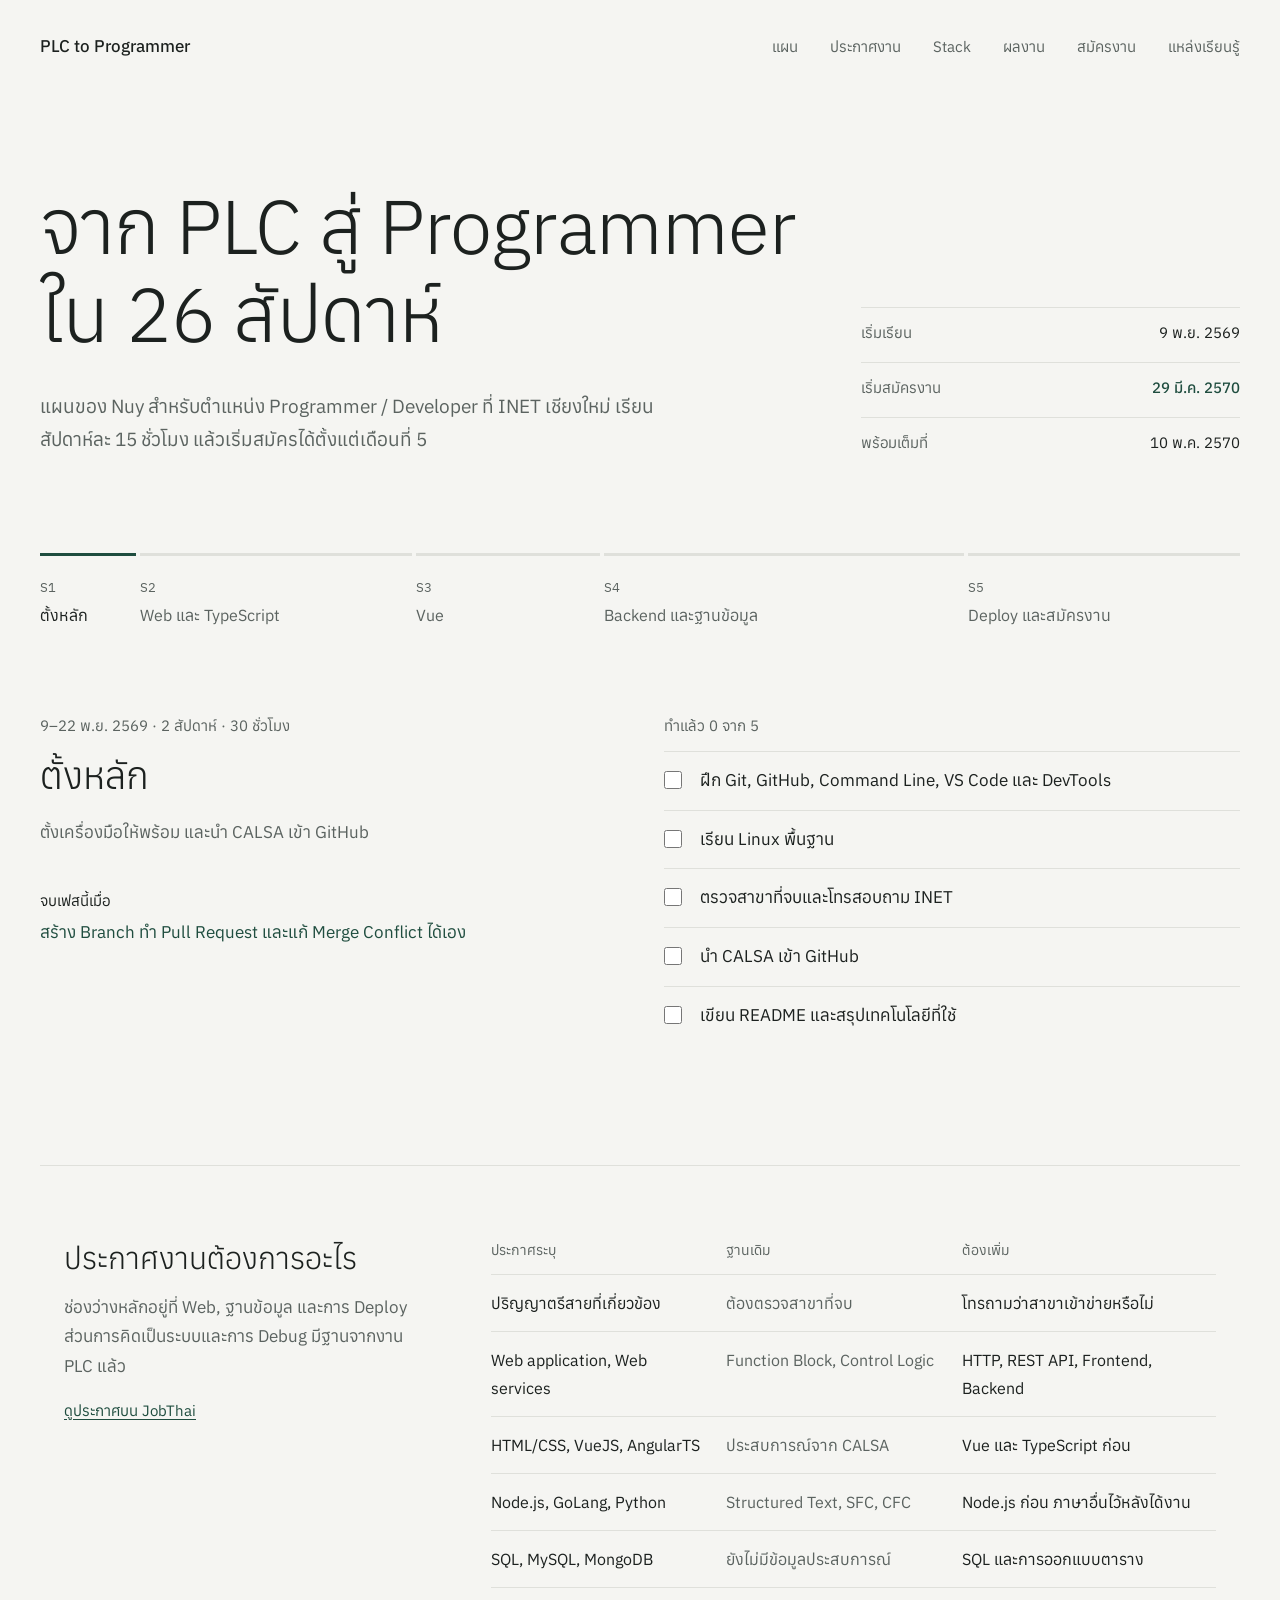
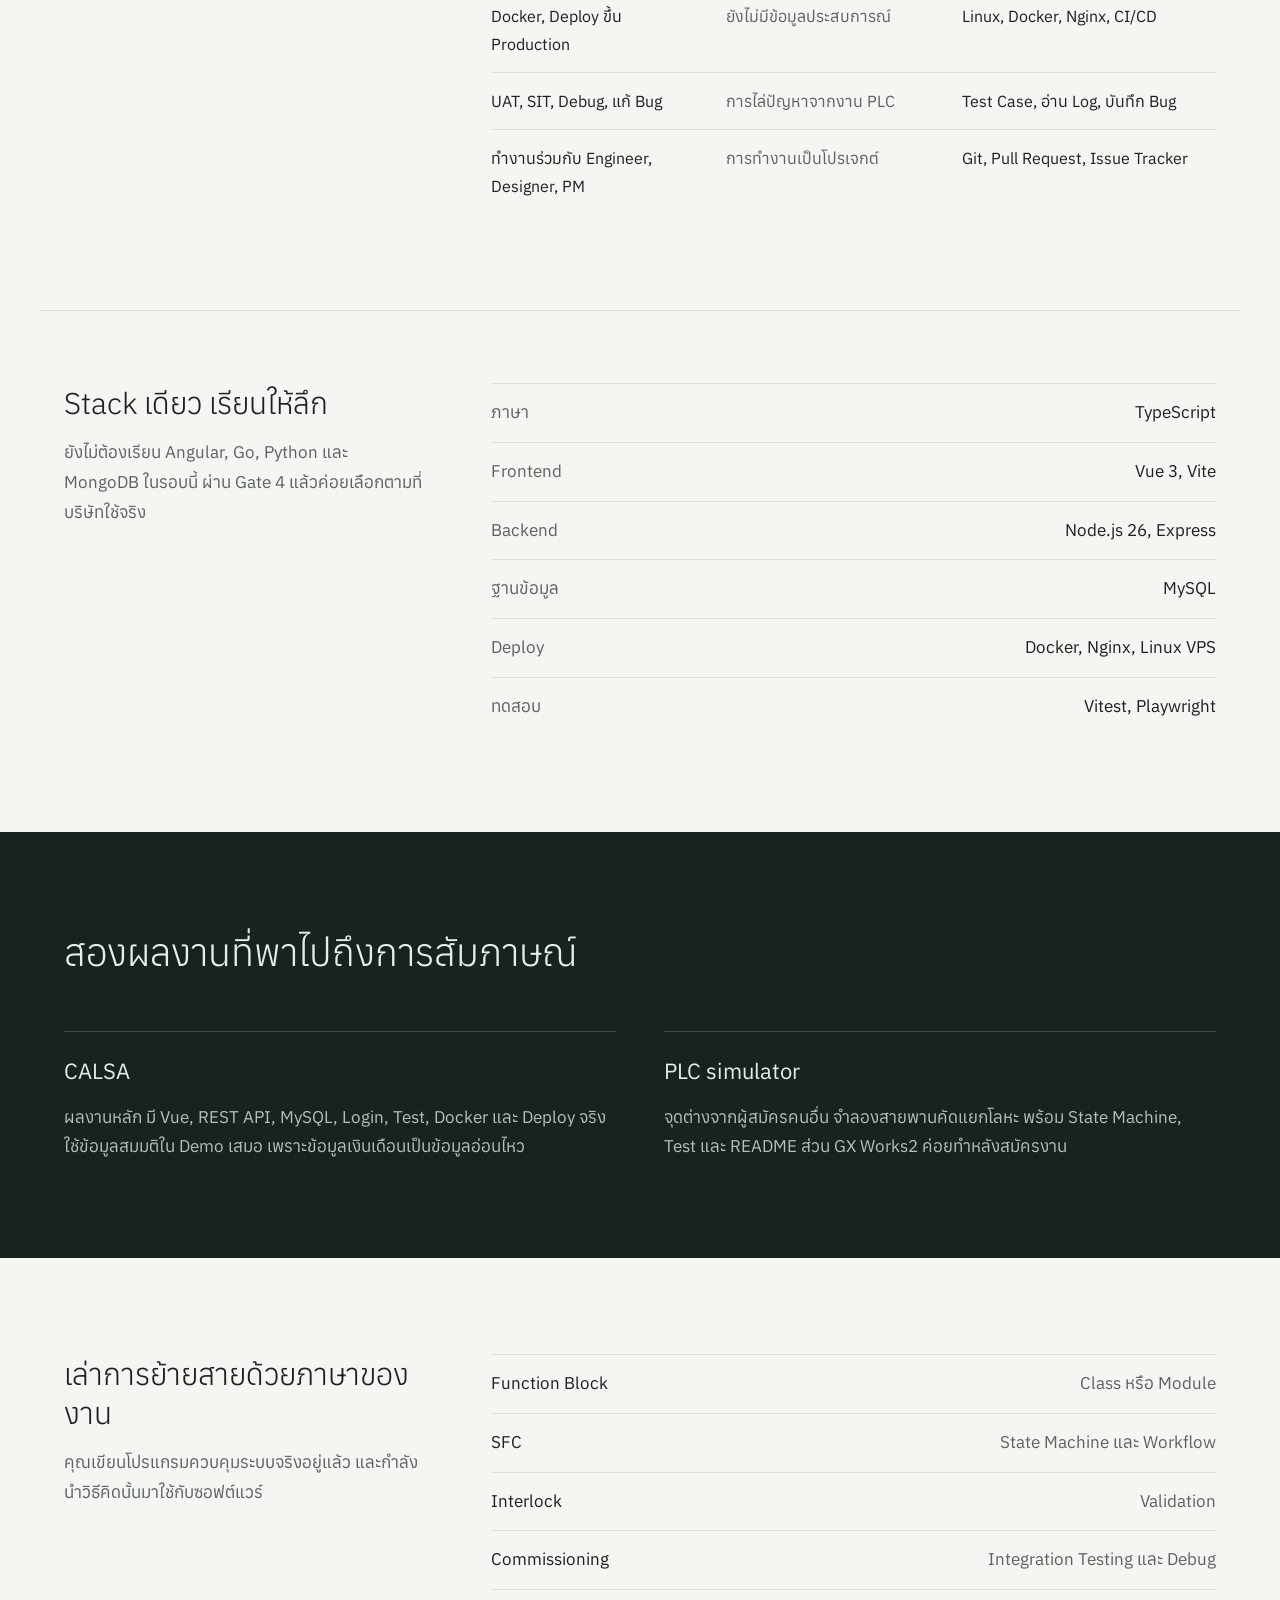
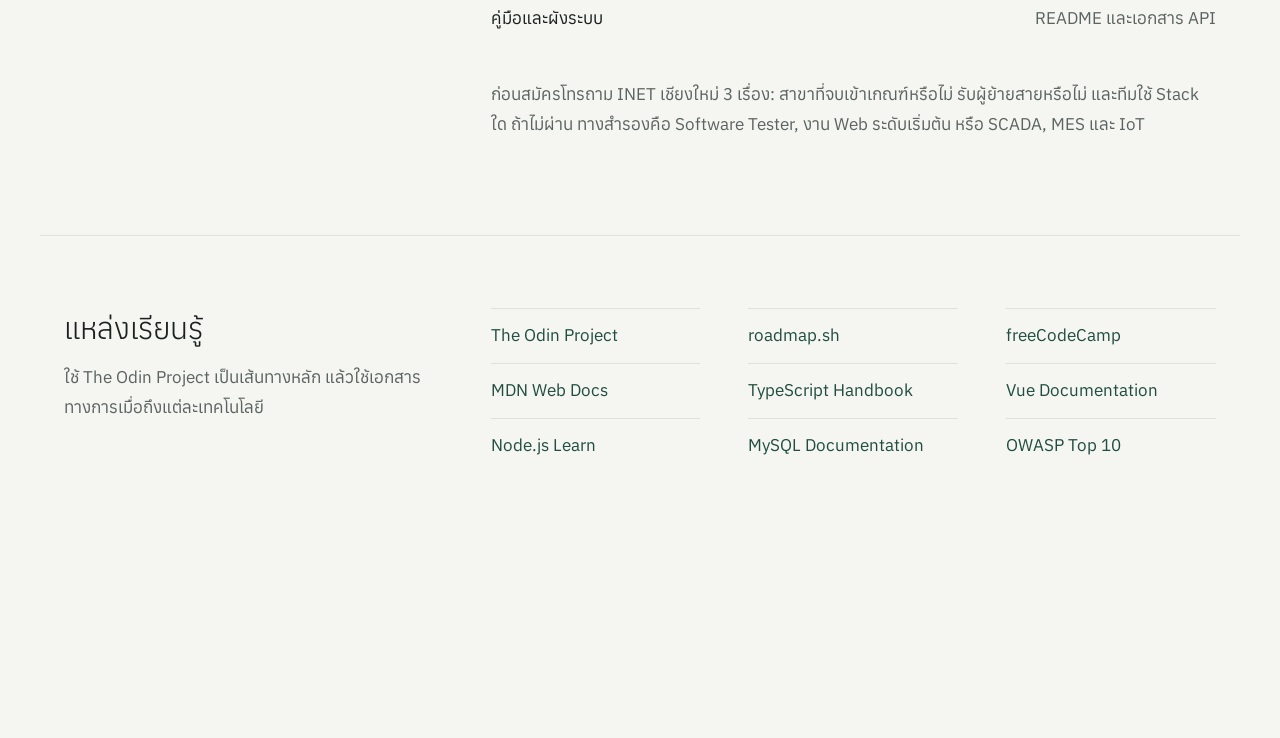
<file: index.html>
<!doctype html>
<html lang="th">
<head>
<meta charset="utf-8">
<meta name="viewport" content="width=device-width,initial-scale=1">
<meta http-equiv="refresh" content="0; url=PLC-to-Programmer-Roadmap-Redesign.html">
<title>PLC to Programmer Roadmap</title>
</head>
<body>
<p><a href="PLC-to-Programmer-Roadmap-Redesign.html">เปิด Roadmap</a></p>
</body>
</html>
</file>
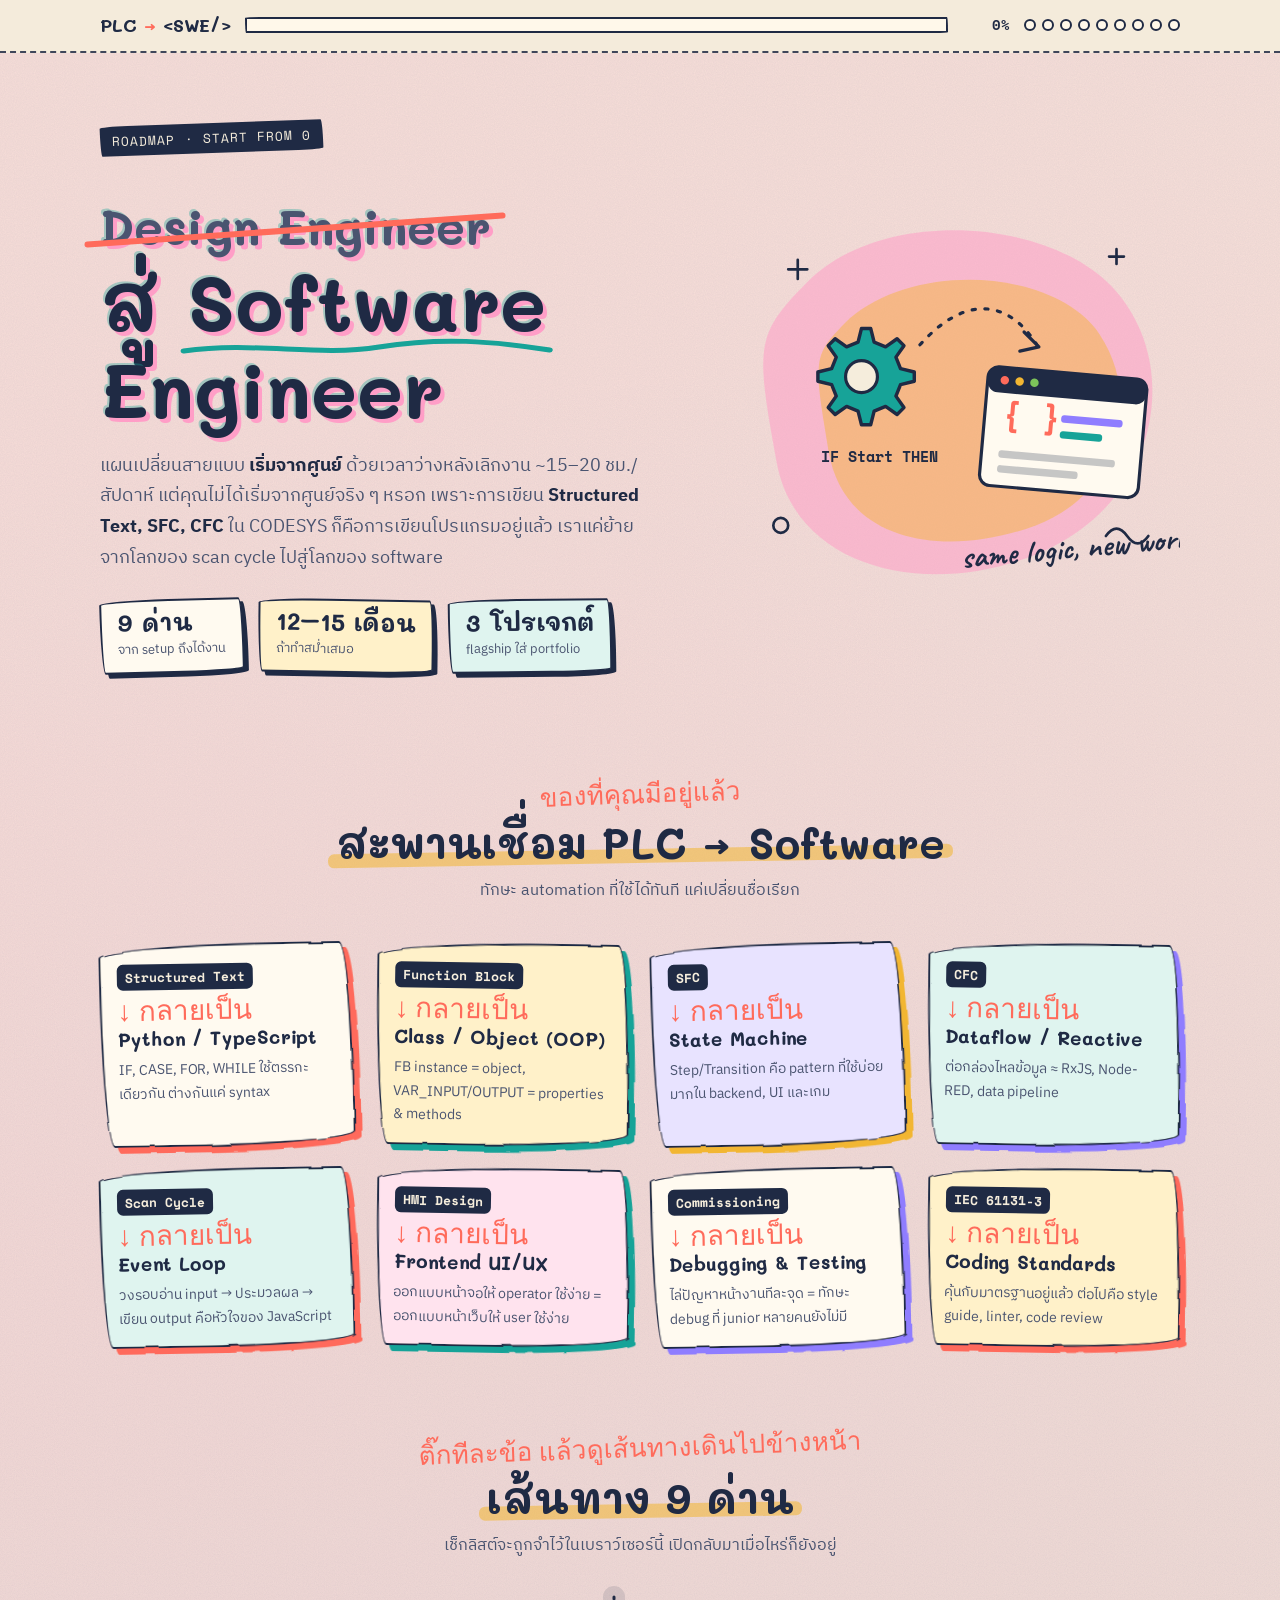
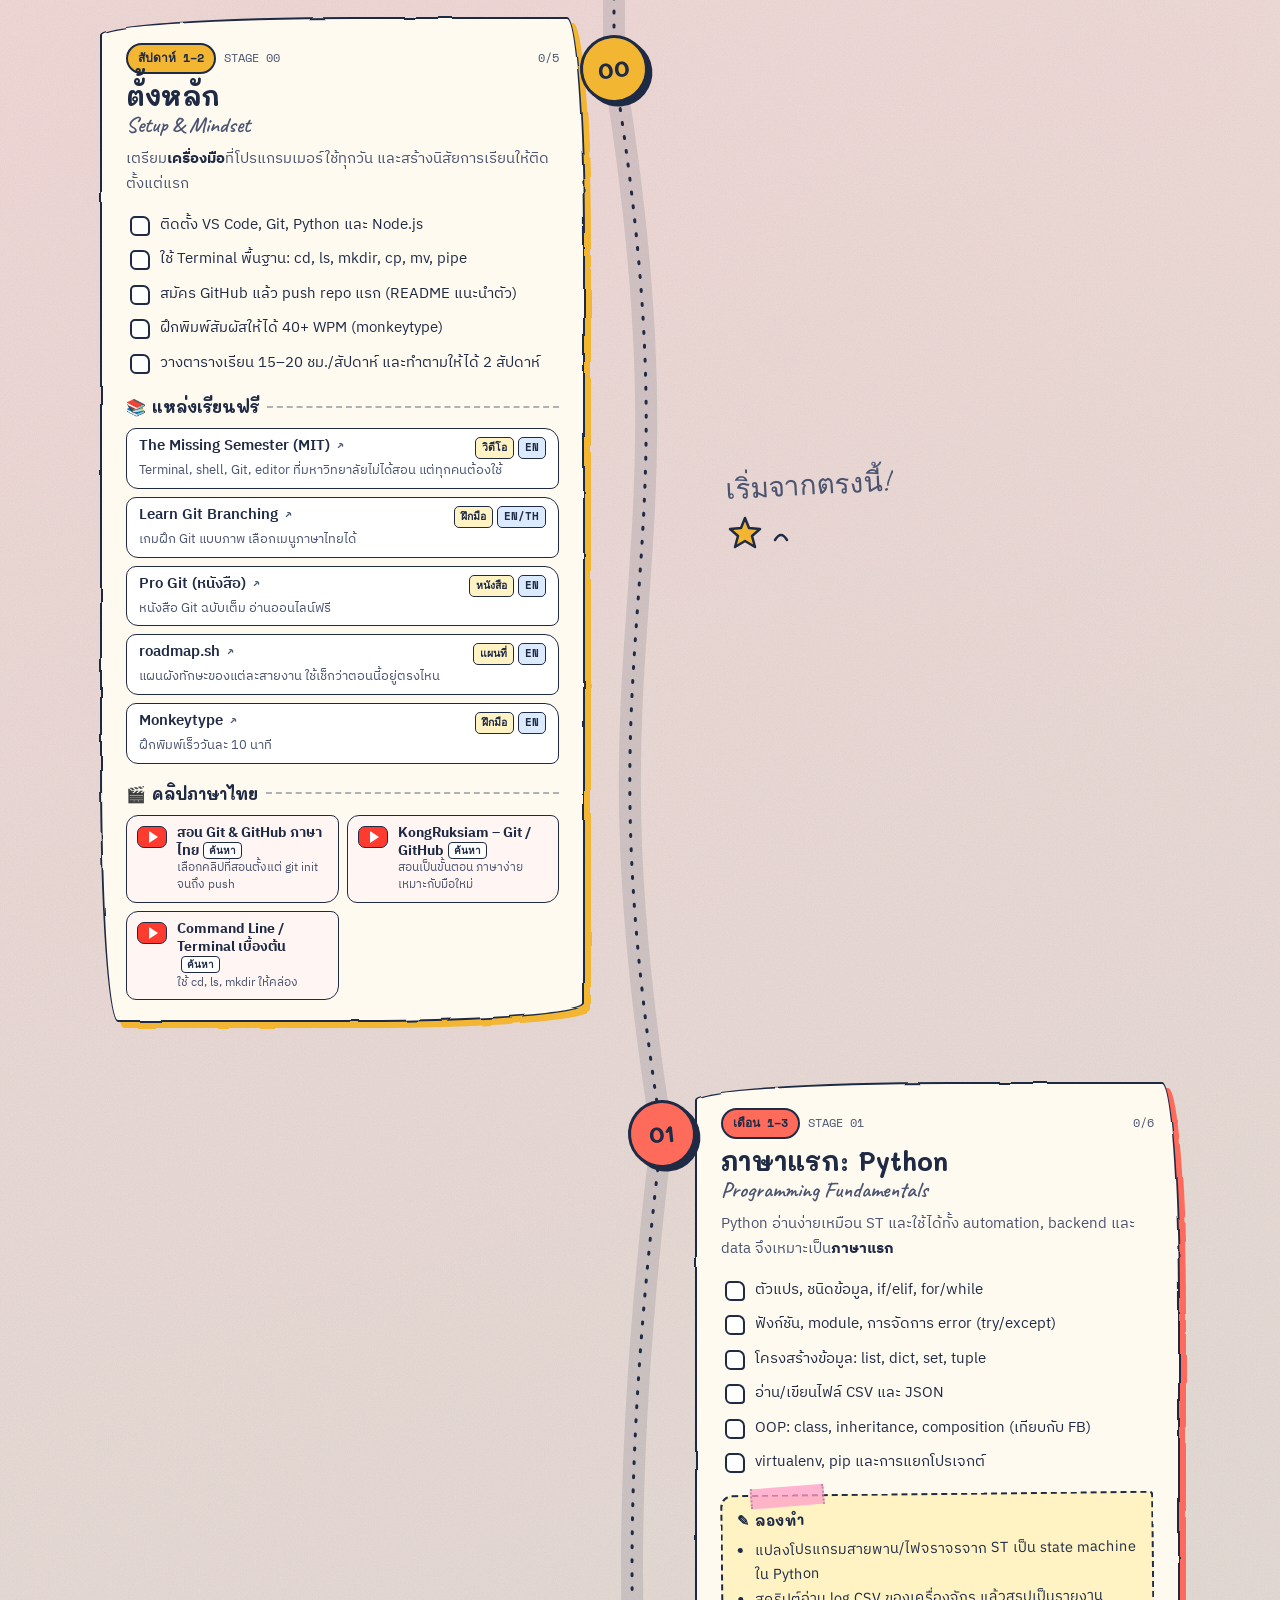
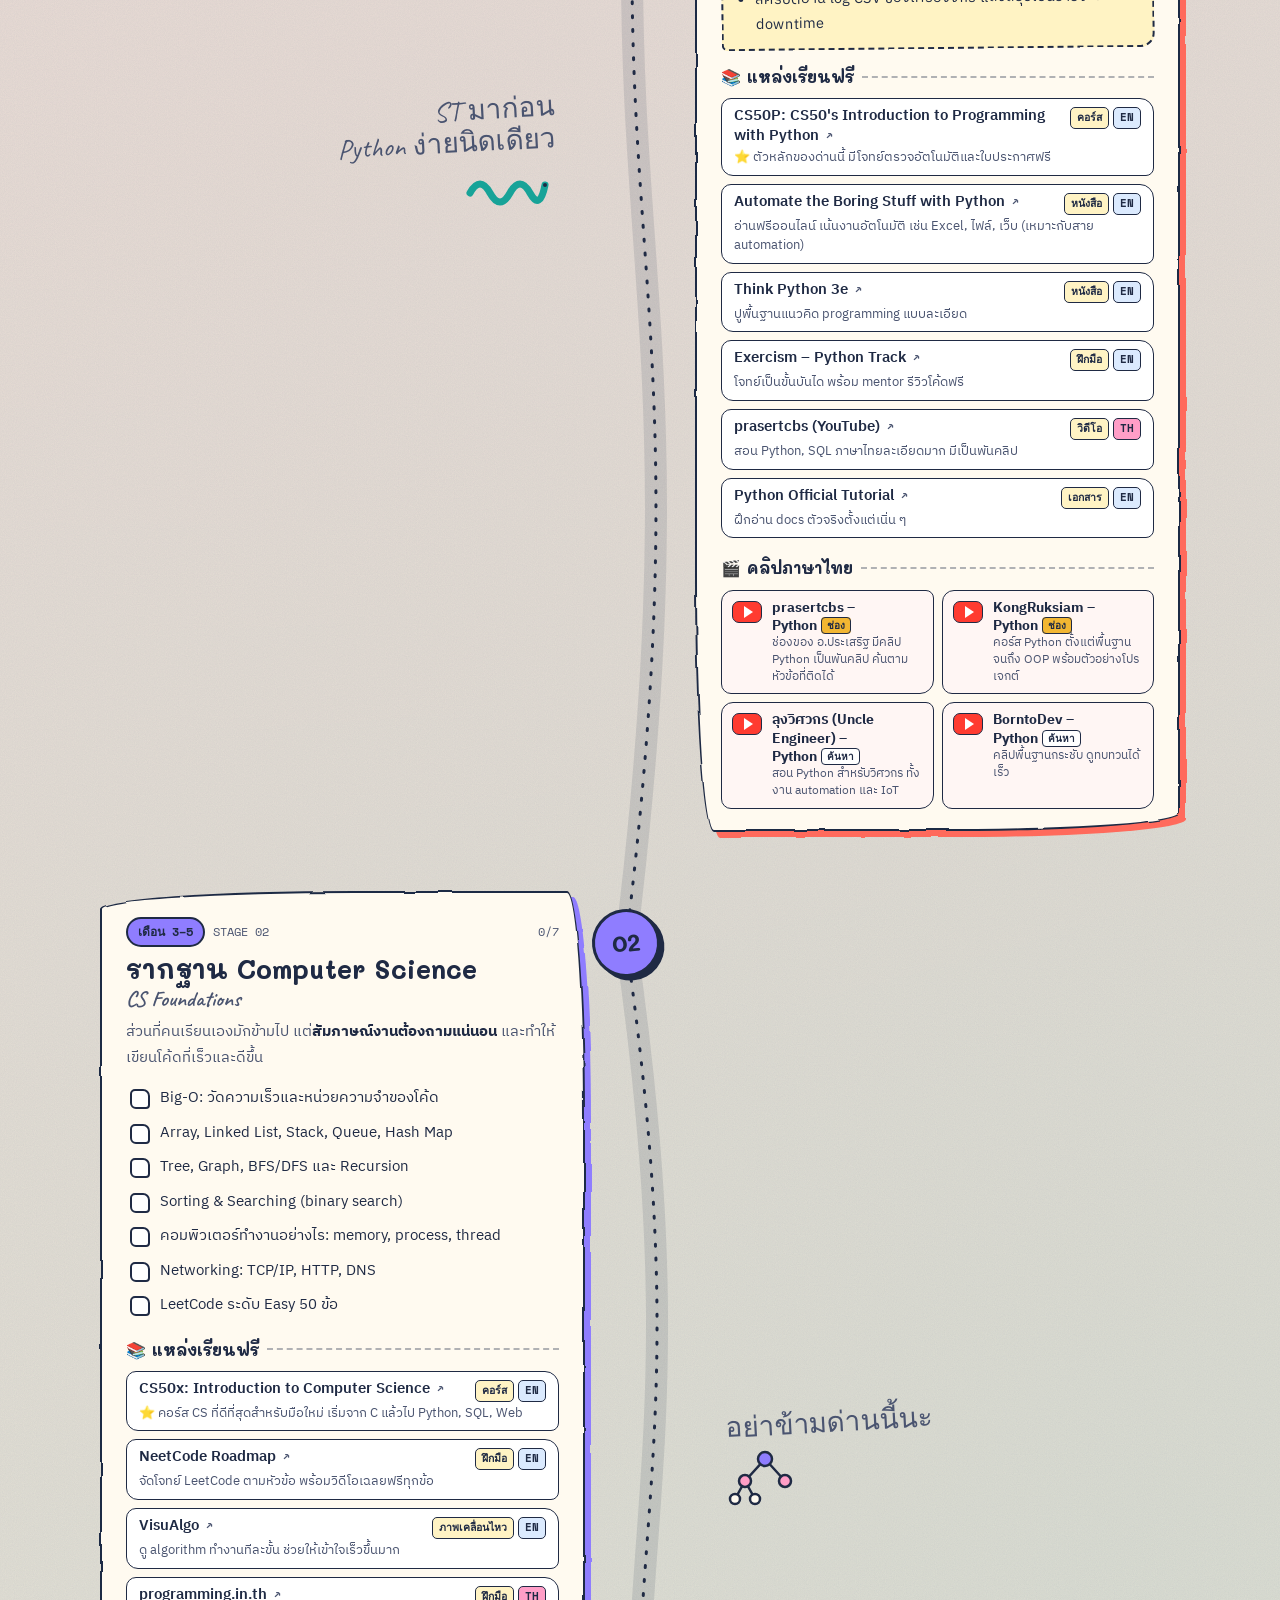
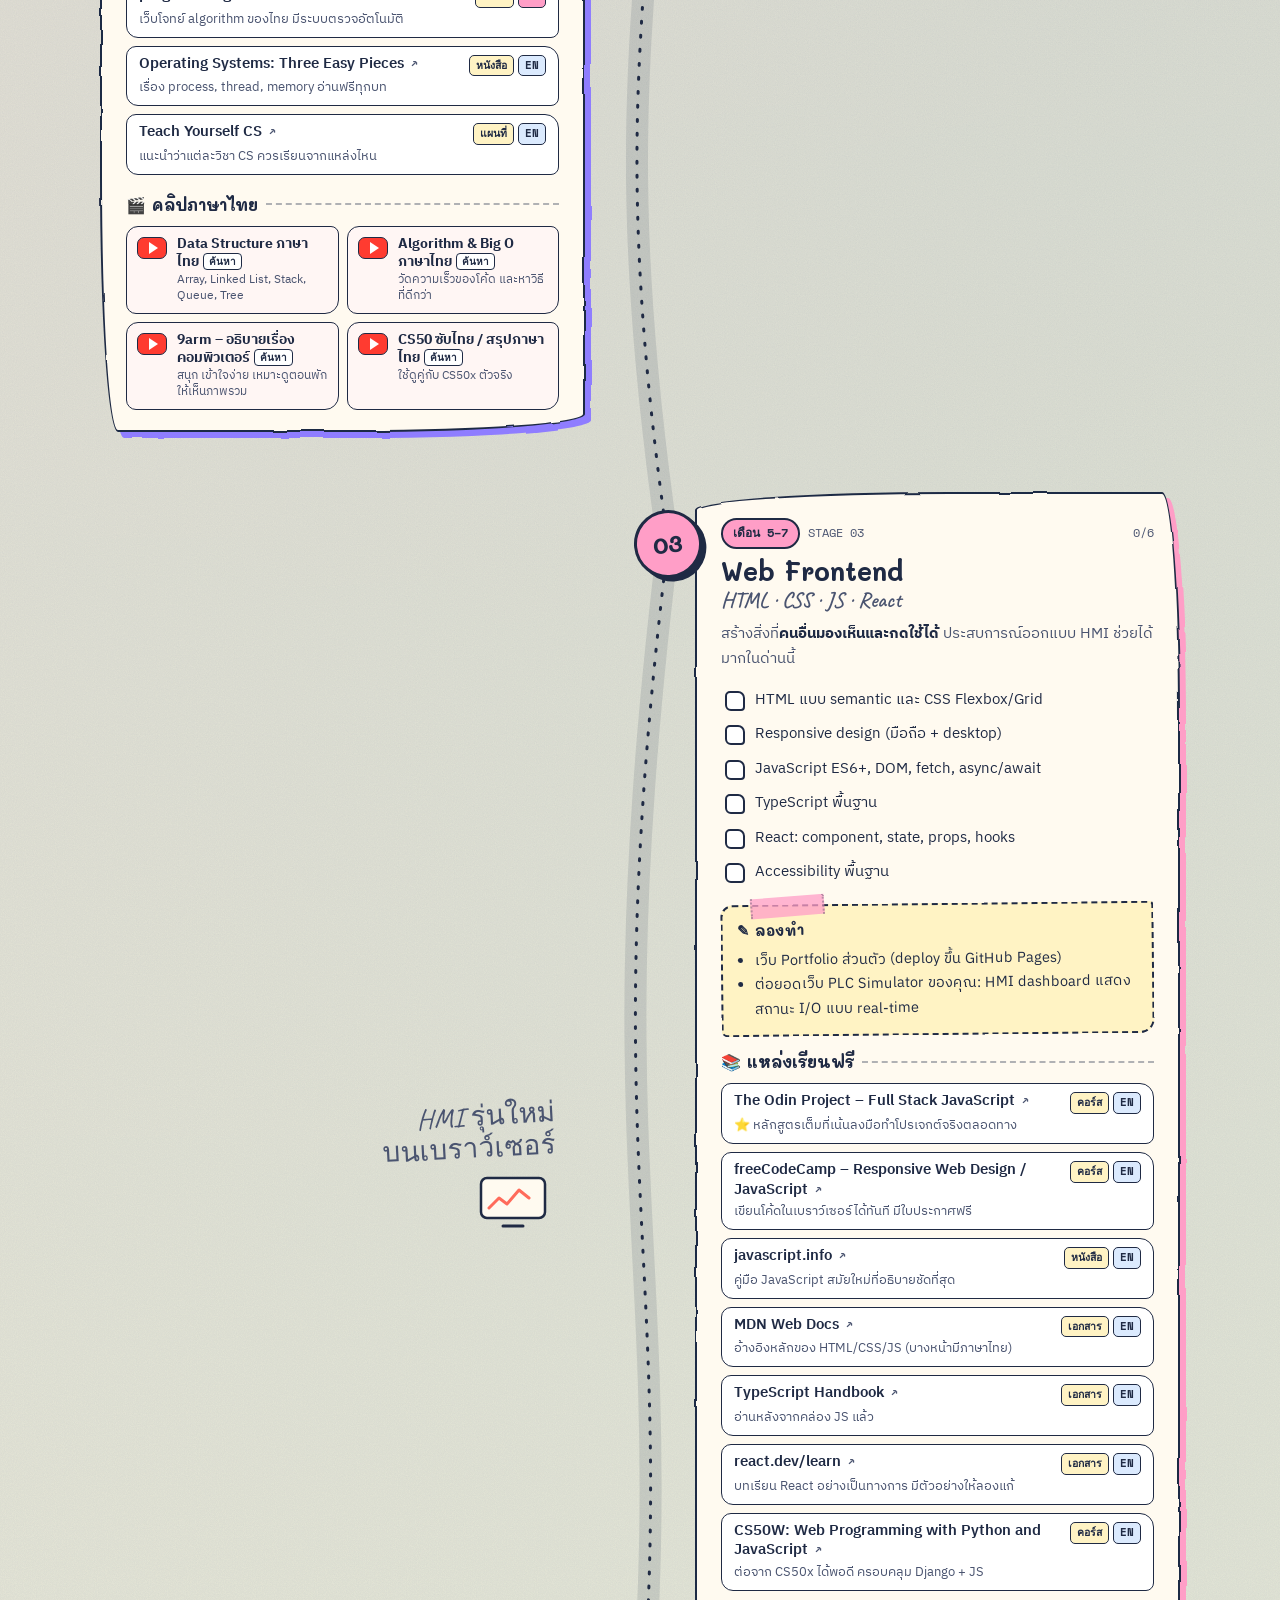
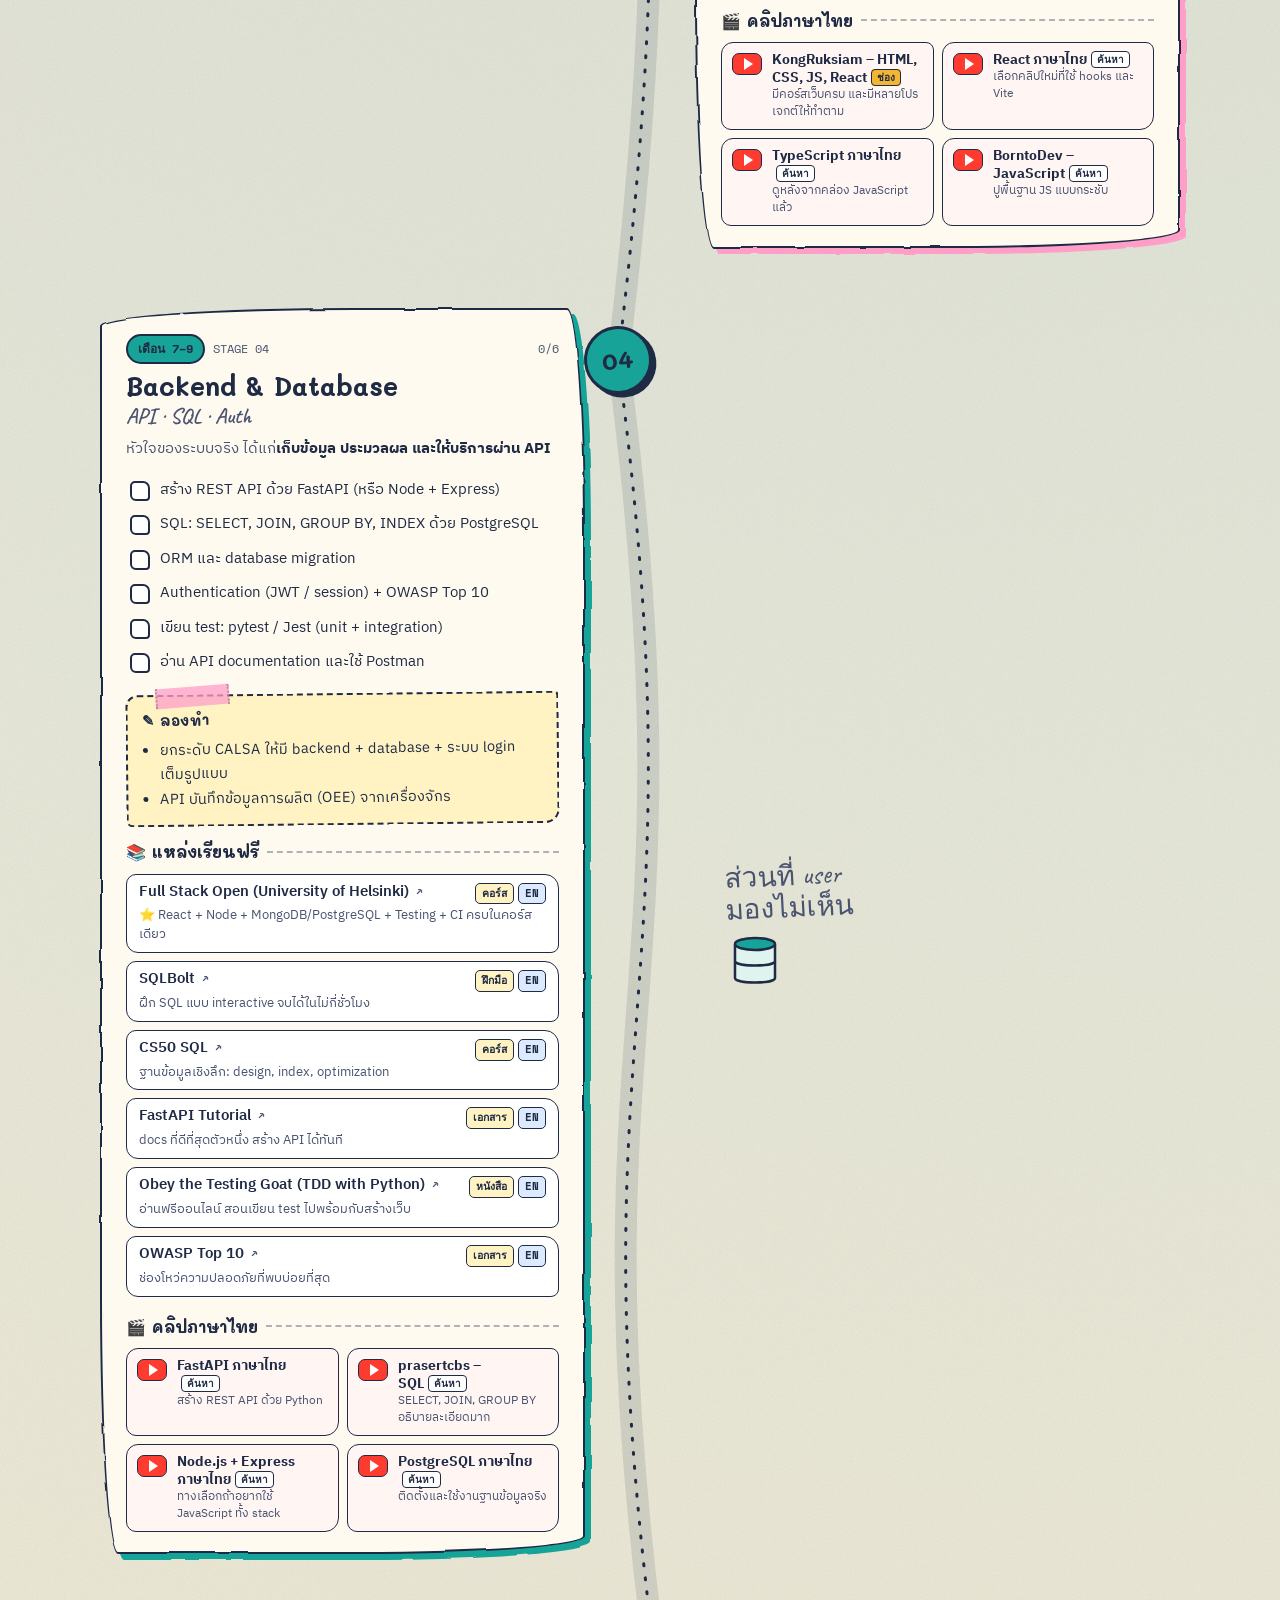
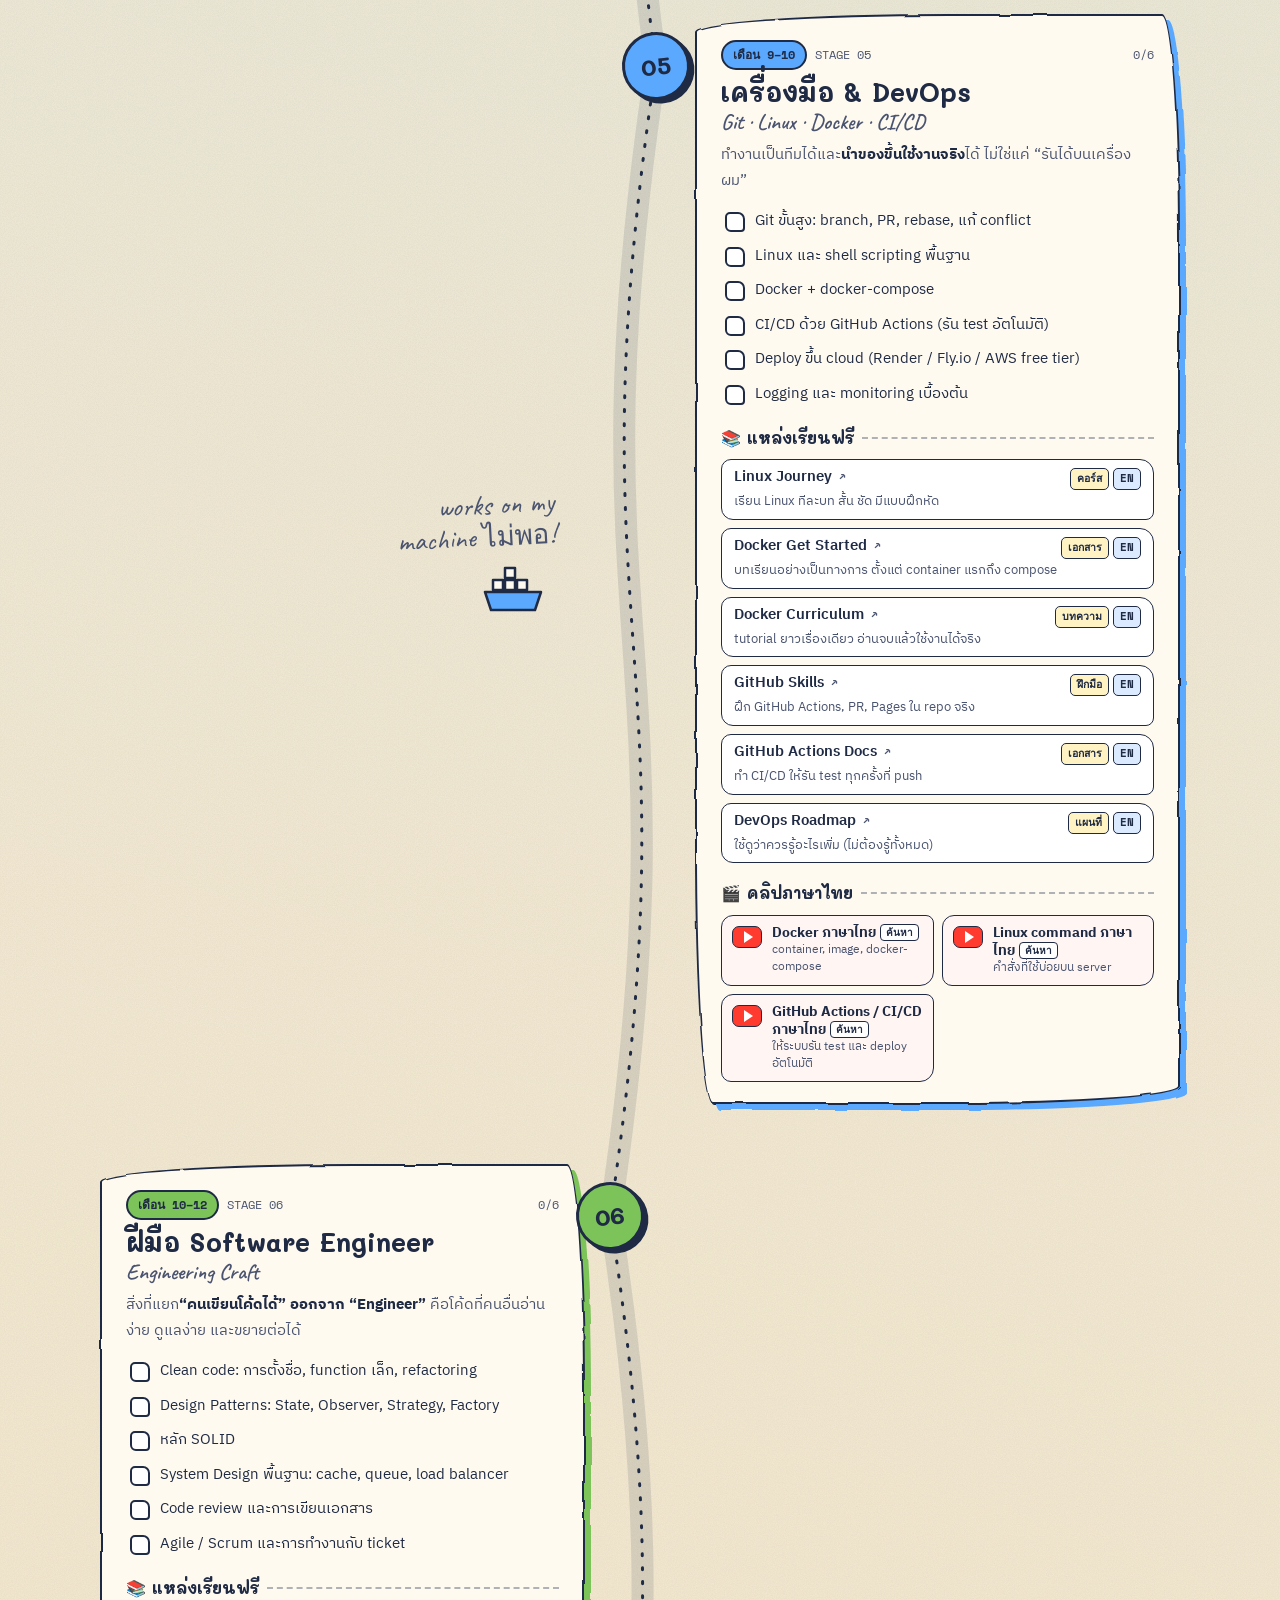
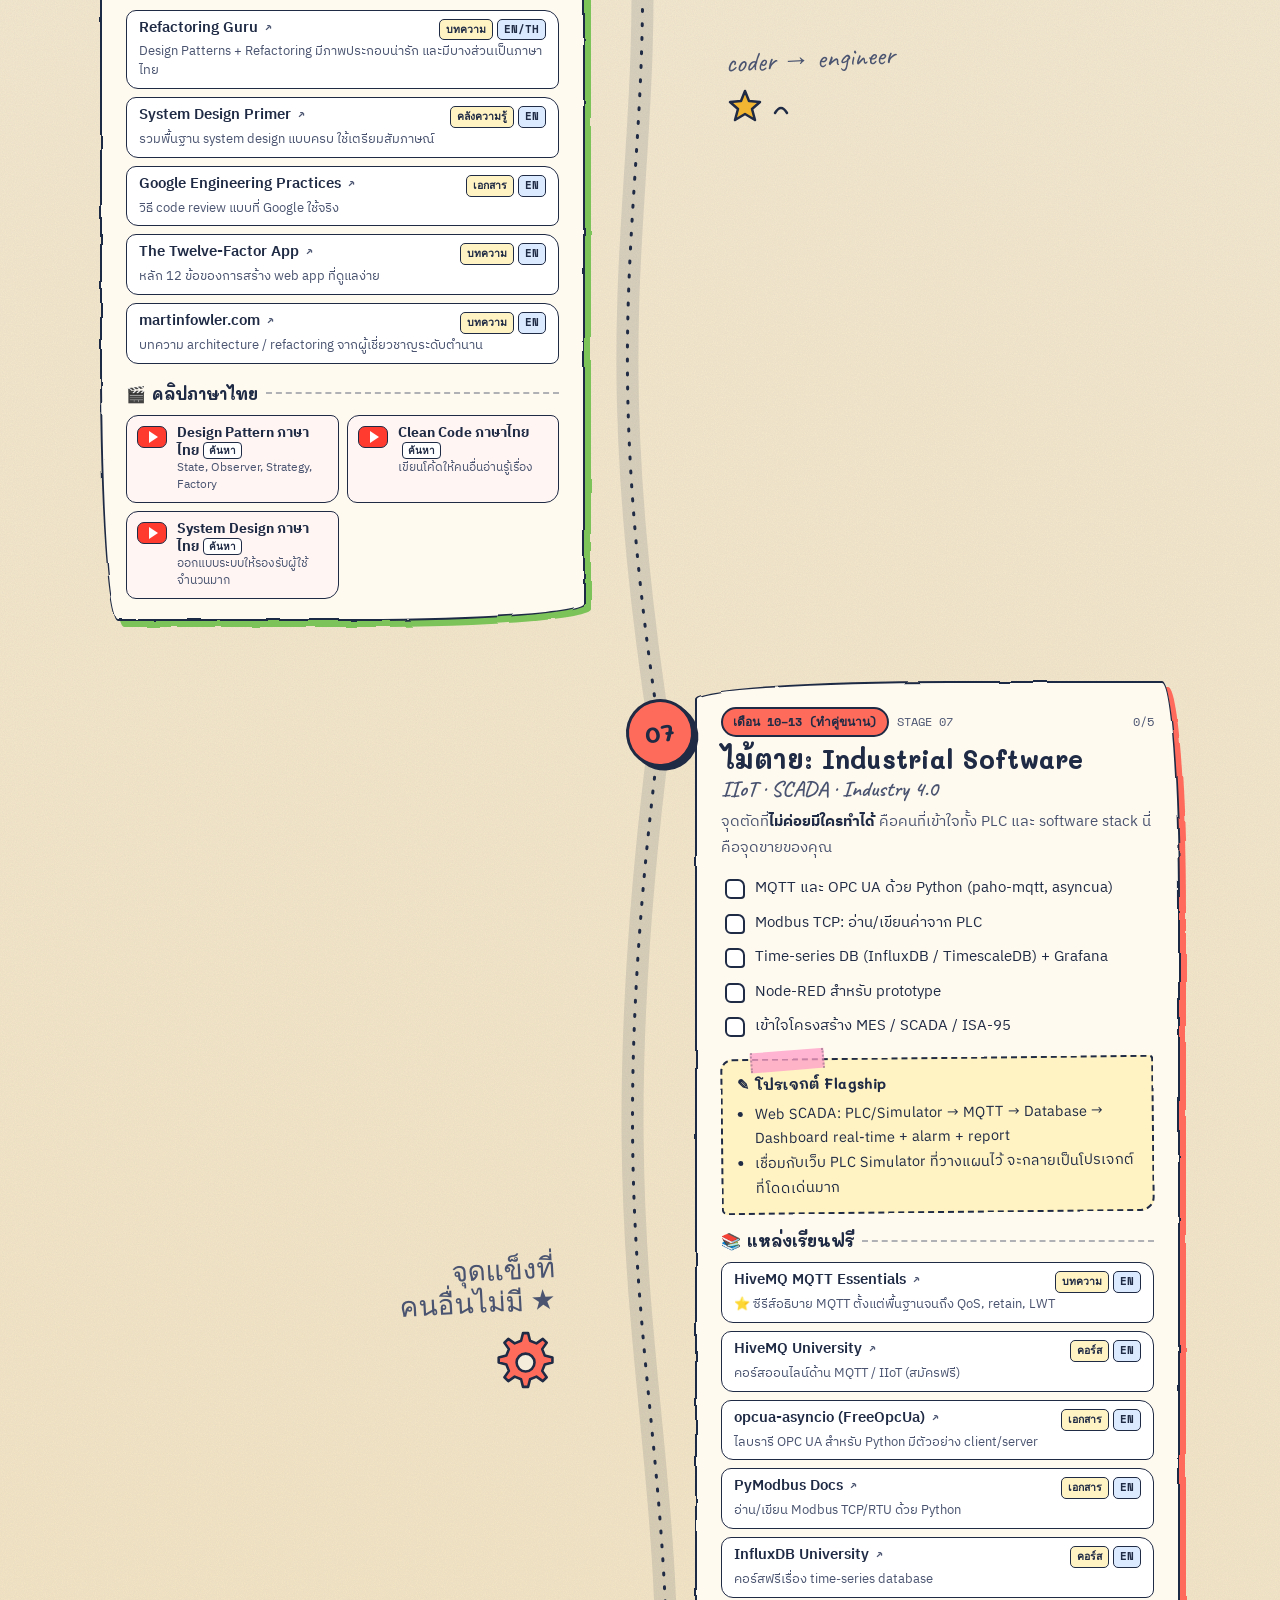
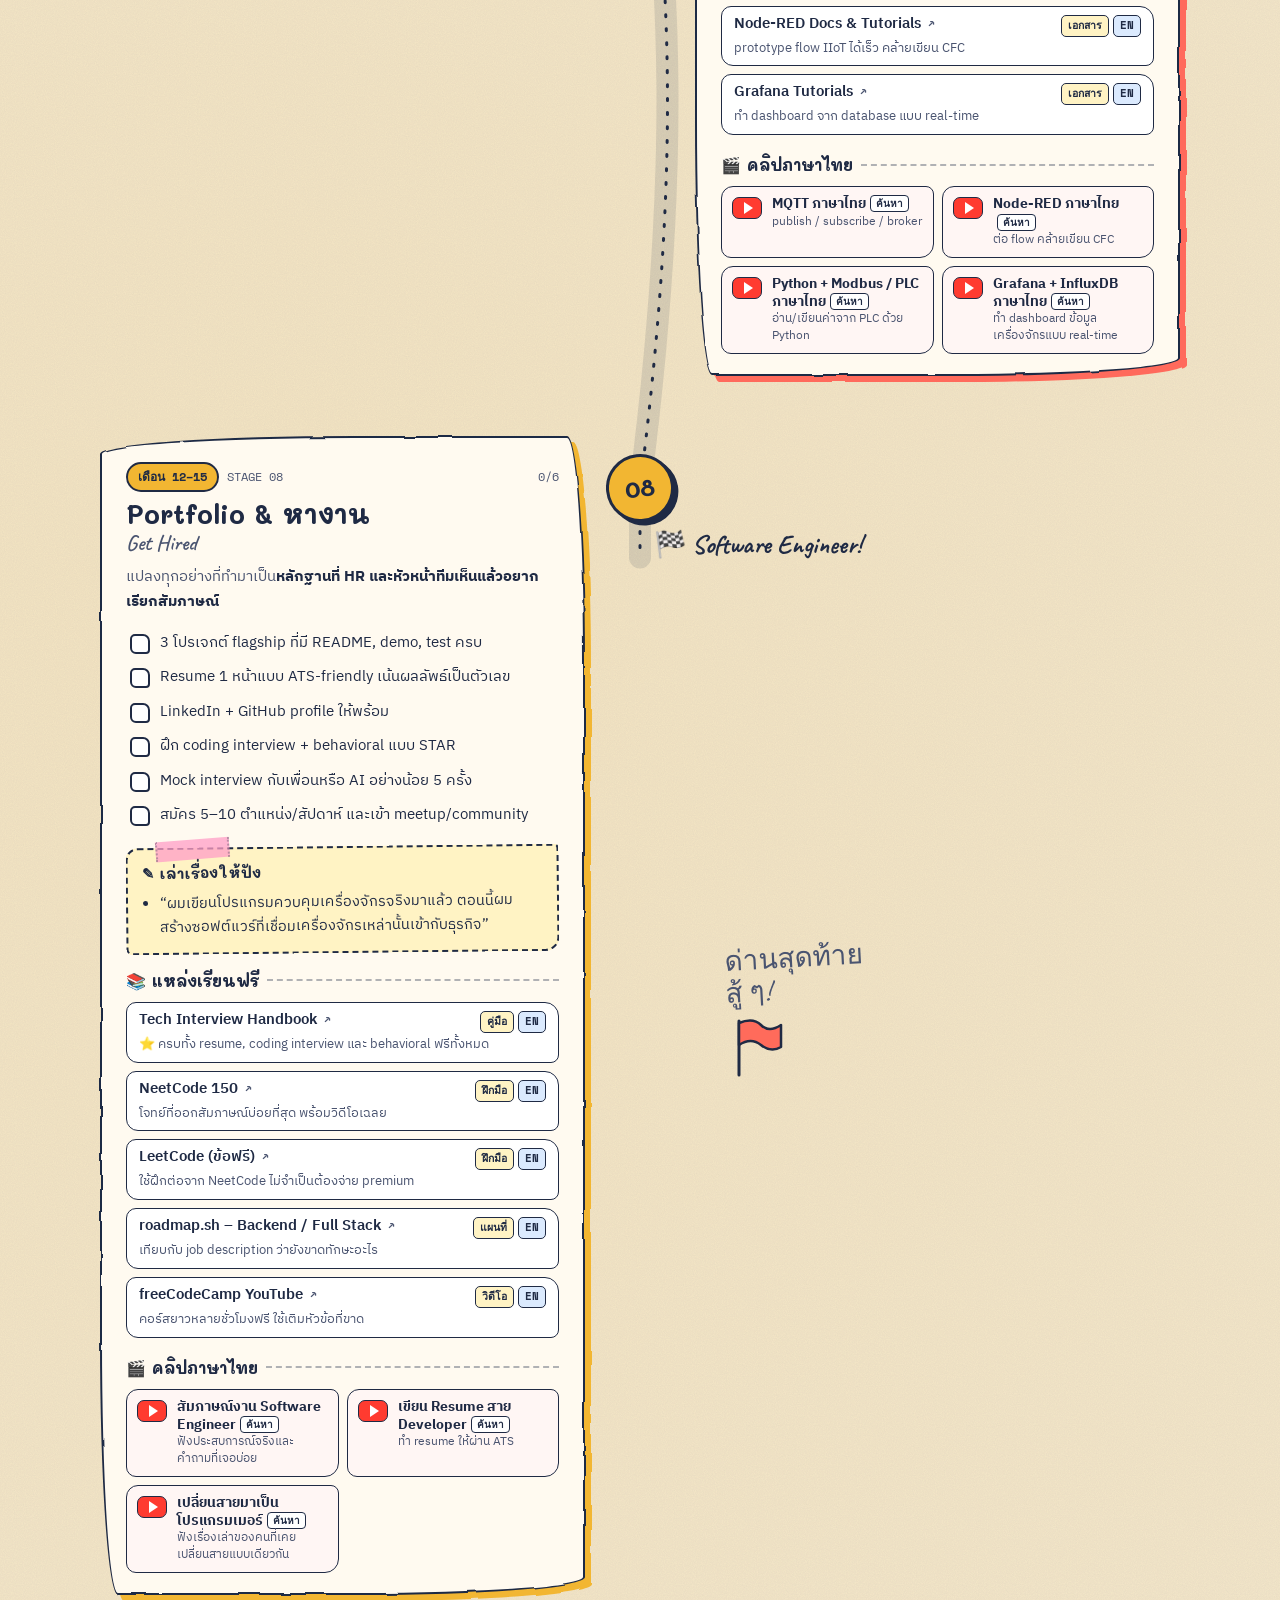
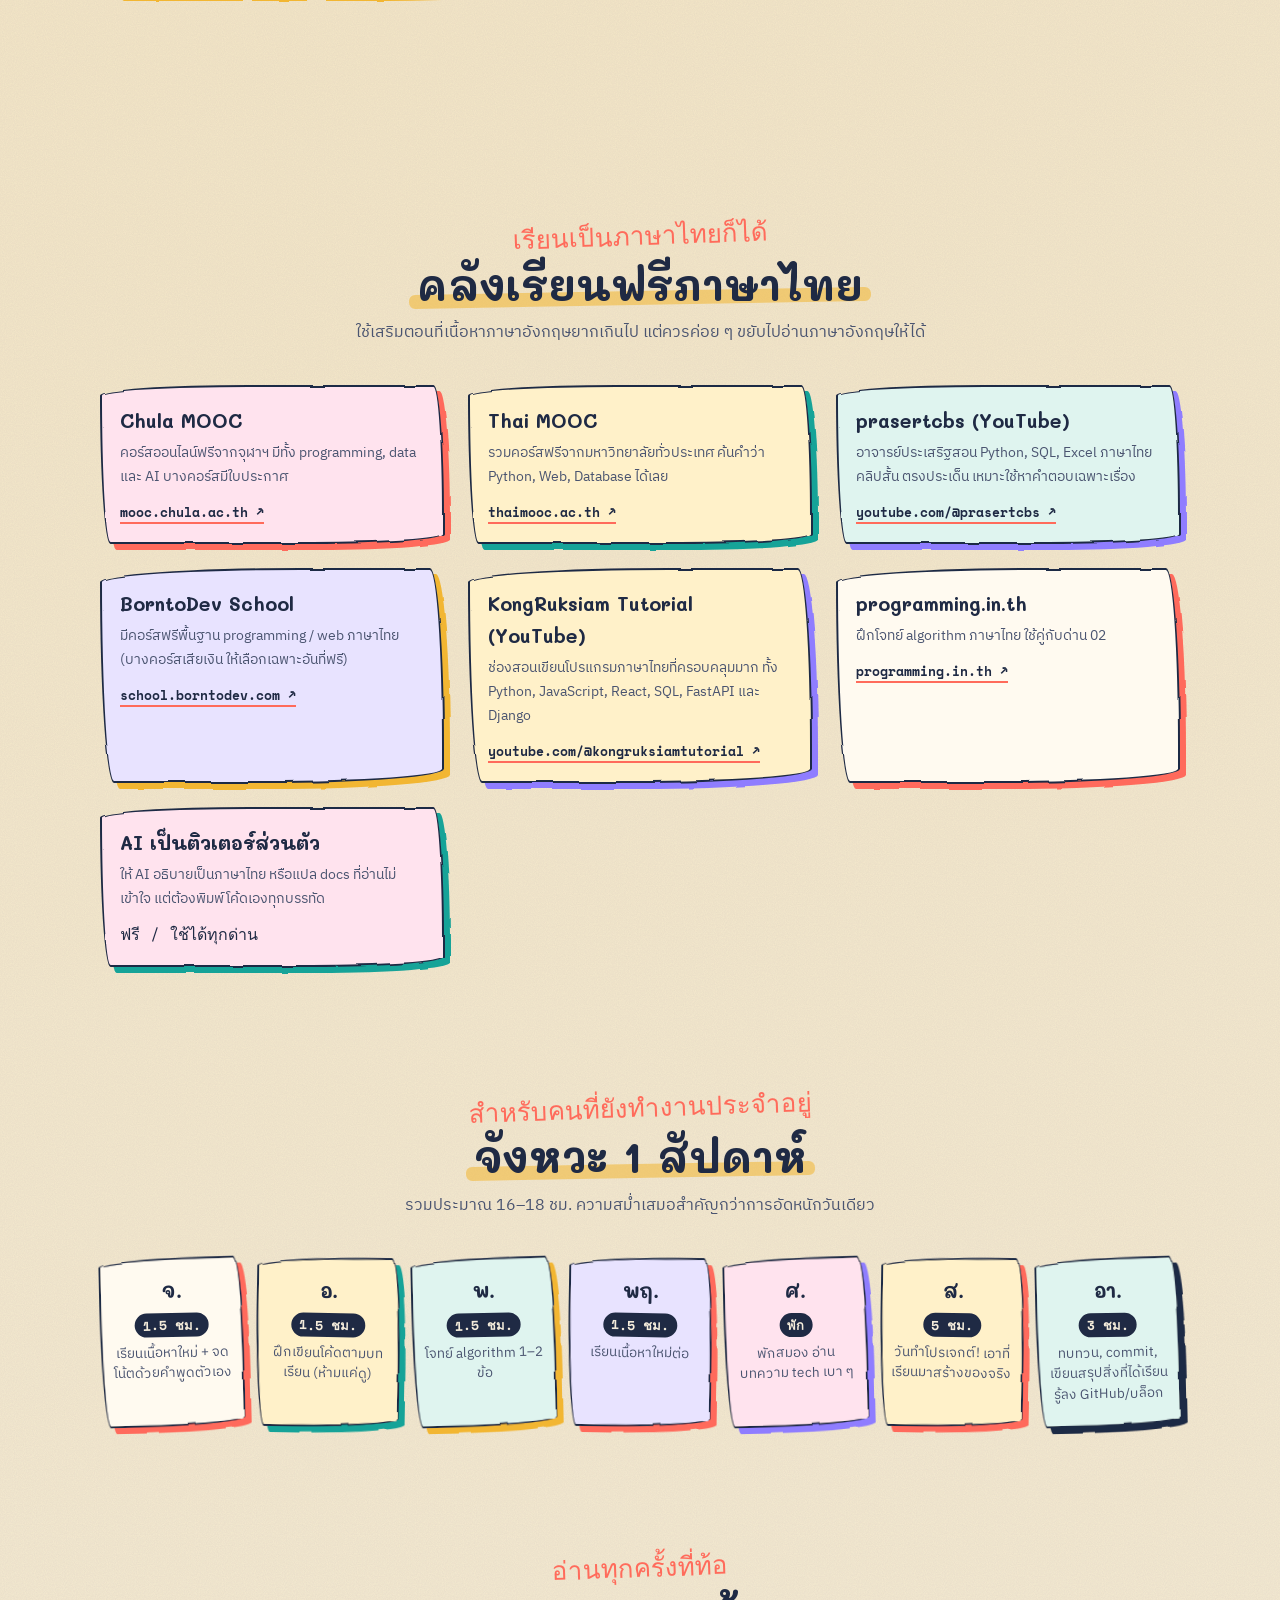
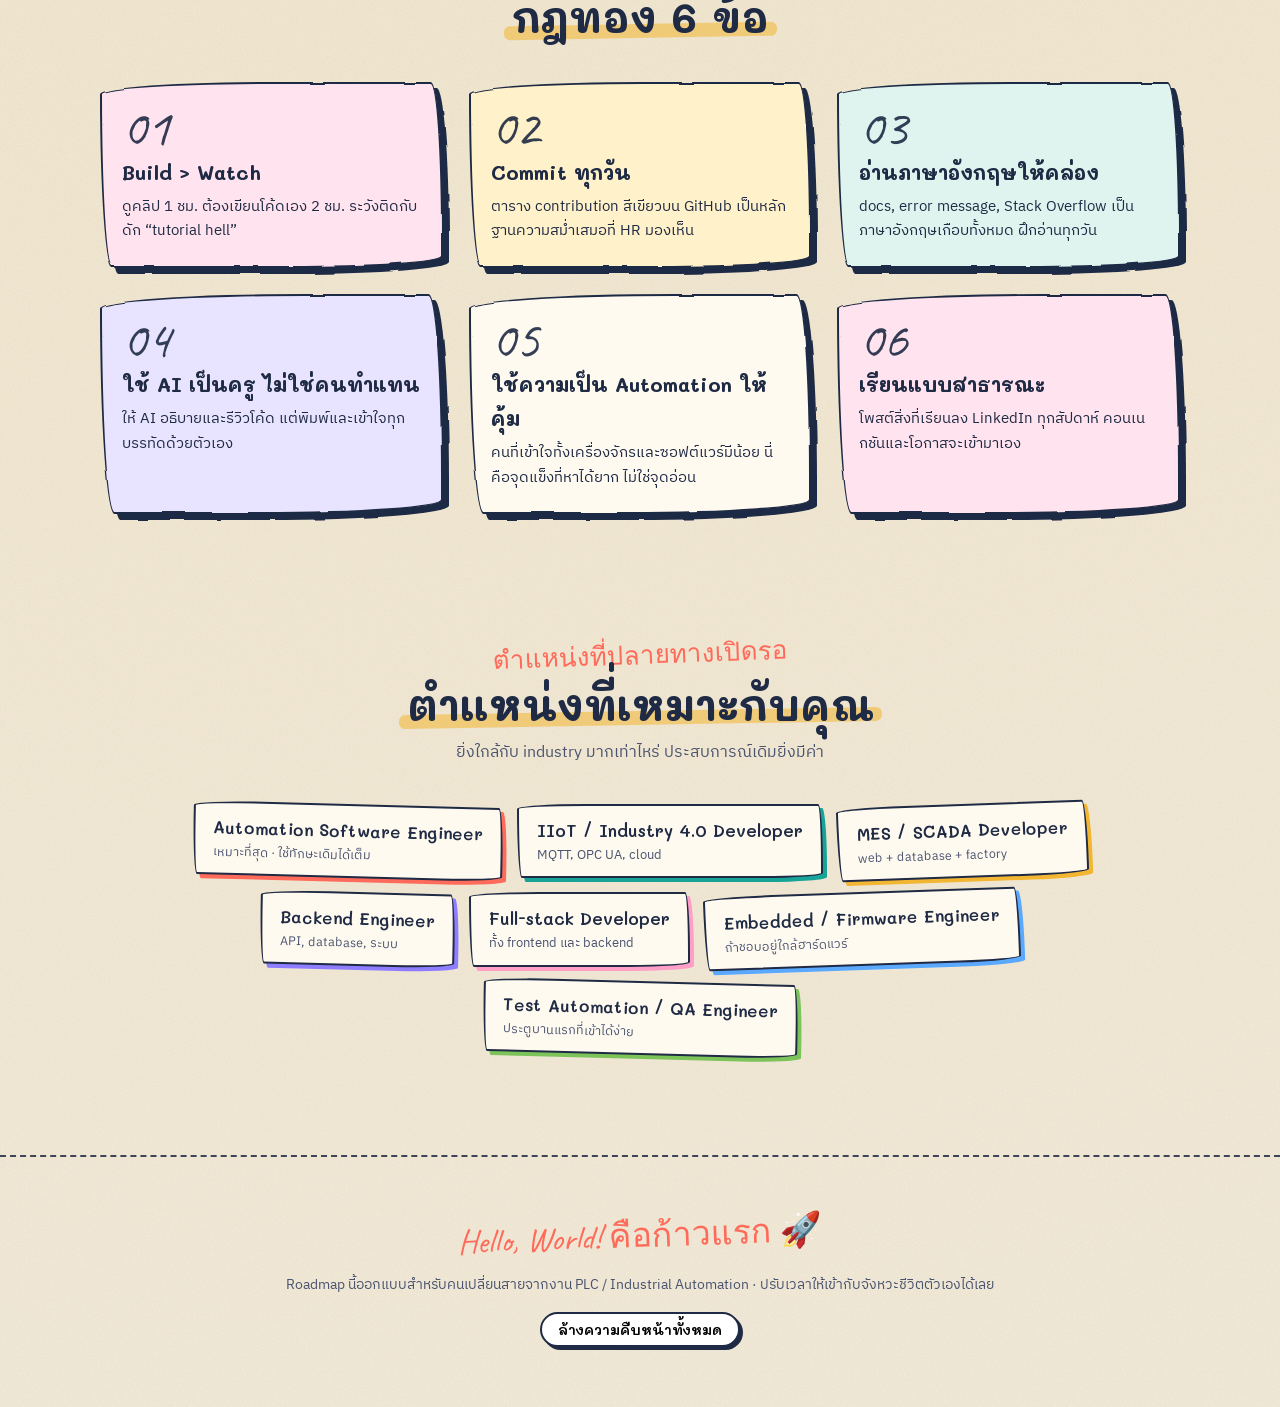
<file: software-engineer-roadmap/index.html>
<!DOCTYPE html>
<html lang="th">
<head>
<script>document.documentElement.classList.add("js")</script>
<meta charset="UTF-8">
<meta name="viewport" content="width=device-width, initial-scale=1">
<title>Roadmap สู่ Software Engineer</title>
<link rel="icon" href="assets/favicon.svg" type="image/svg+xml">
<meta property="og:title" content="Roadmap สู่ Software Engineer">
<meta property="og:description" content="เส้นทางเปลี่ยนสายจาก Design Engineer (PLC/Automation) สู่ Software Engineer เริ่มจากศูนย์ พร้อมแหล่งเรียนฟรี">
<meta name="description" content="เส้นทางเปลี่ยนสายจาก Design Engineer (PLC/Automation) สู่ Software Engineer เริ่มจากศูนย์">
<link rel="preconnect" href="https://fonts.googleapis.com">
<link rel="preconnect" href="https://fonts.gstatic.com" crossorigin>
<link href="https://fonts.googleapis.com/css2?family=Mali:wght@500;600;700&family=IBM+Plex+Sans+Thai:wght@400;500;600&family=Caveat:wght@600;700&family=Space+Mono:wght@400;700&display=swap" rel="stylesheet">
<link rel="stylesheet" href="css/style.css">
</head>
<body>

<!-- hand-drawn wobble filter -->
<svg width="0" height="0" style="position:absolute" aria-hidden="true">
  <filter id="rough"><feTurbulence type="fractalNoise" baseFrequency="0.03" numOctaves="2" seed="4"/><feDisplacementMap in="SourceGraphic" scale="3.2"/></filter>
</svg>

<div class="topbar">
  <div class="wrap">
    <div class="logo">PLC <span>→</span> &lt;SWE/&gt;</div>
    <div class="meter" aria-label="ความคืบหน้า"><i id="bar"></i></div>
    <div class="pct" id="pct">0%</div>
    <nav class="nav-dots" id="dots" aria-label="ไปยังด่าน"></nav>
  </div>
</div>

<header class="hero">
  <div class="wrap hero-grid">
    <div>
      <span class="kicker">ROADMAP · START FROM 0</span>
      <h1>
        <span class="strike">Design Engineer</span><br>
        สู่ <span class="scribble">Software
          <svg viewBox="0 0 300 22" preserveAspectRatio="none" aria-hidden="true"><path d="M3 14 C 60 4, 110 20, 160 10 S 250 4, 297 13" fill="none" stroke="#17a398" stroke-width="5" stroke-linecap="round"/></svg>
        </span><br>Engineer
      </h1>
      <p class="lead">แผนเปลี่ยนสายแบบ <b>เริ่มจากศูนย์</b> ด้วยเวลาว่างหลังเลิกงาน ~15–20 ชม./สัปดาห์ แต่คุณไม่ได้เริ่มจากศูนย์จริง ๆ หรอก เพราะการเขียน <b>Structured Text, SFC, CFC</b> ใน CODESYS ก็คือการเขียนโปรแกรมอยู่แล้ว เราแค่ย้ายจากโลกของ scan cycle ไปสู่โลกของ software</p>
      <div class="hero-stats">
        <div class="stat"><b>9 ด่าน</b><small>จาก setup ถึงได้งาน</small></div>
        <div class="stat"><b>12–15 เดือน</b><small>ถ้าทำสม่ำเสมอ</small></div>
        <div class="stat"><b>3 โปรเจกต์</b><small>flagship ใส่ portfolio</small></div>
      </div>
    </div>
    <div class="hero-art" aria-hidden="true">
      <svg viewBox="0 0 420 380">
        <!-- blob bg -->
        <path d="M70 80 C 140 10, 300 20, 360 90 S 400 280, 300 330 S 60 360, 40 250 S 20 130, 70 80Z" fill="#ff9ec7" opacity=".55"/>
        <path d="M95 105 C 160 50, 290 60, 330 120 S 350 270, 270 300 S 90 320, 75 230 S 60 140, 95 105Z" fill="#f2b632" opacity=".45" transform="translate(14 10)"/>
        <!-- gear -->
        <g class="float">
          <g class="spin" transform="translate(120 170)">
            <g transform="translate(-50 -50)">
              <path d="M50 8 l8 0 3 12 10 4 10-7 6 6-7 10 4 10 12 3 0 8-12 3-4 10 7 10-6 6-10-7-10 4-3 12-8 0-3-12-10-4-10 7-6-6 7-10-4-10-12-3 0-8 12-3 4-10-7-10 6-6 10 7 10-4z" fill="#17a398" stroke="#1f2a44" stroke-width="3" stroke-linejoin="round" transform="translate(-4 -4) scale(1.08)"/>
              <circle cx="50" cy="50" r="15" fill="#f5eddc" stroke="#1f2a44" stroke-width="3"/>
            </g>
          </g>
          <text x="82" y="250" font-family="Space Mono" font-size="14" font-weight="700" fill="#1f2a44">IF Start THEN</text>
        </g>
        <!-- dashed arrow -->
        <path d="M175 140 C 220 90, 260 100, 285 140" fill="none" stroke="#1f2a44" stroke-width="3" stroke-dasharray="3 9" stroke-linecap="round"/>
        <path d="M273 128 l14 14 -18 4" fill="none" stroke="#1f2a44" stroke-width="3" stroke-linecap="round" stroke-linejoin="round"/>
        <!-- code window -->
        <g class="float d2">
          <g transform="translate(240 160) rotate(5)">
            <rect x="0" y="0" width="150" height="112" rx="10" fill="#fffaf0" stroke="#1f2a44" stroke-width="3"/>
            <rect x="0" y="0" width="150" height="24" rx="10" fill="#1f2a44"/>
            <circle cx="16" cy="12" r="4" fill="#ff6b5b"/><circle cx="30" cy="12" r="4" fill="#f2b632"/><circle cx="44" cy="12" r="4" fill="#7cc35a"/>
            <text x="16" y="56" font-family="Space Mono" font-size="30" font-weight="700" fill="#ff6b5b">{ }</text>
            <rect x="72" y="40" width="58" height="7" rx="3" fill="#8f7dff"/>
            <rect x="72" y="55" width="40" height="7" rx="3" fill="#17a398"/>
            <rect x="16" y="78" width="110" height="7" rx="3" fill="#1f2a44" opacity=".25"/>
            <rect x="16" y="92" width="76" height="7" rx="3" fill="#1f2a44" opacity=".25"/>
          </g>
        </g>
        <!-- doodles -->
        <g stroke="#1f2a44" stroke-width="2.5" fill="none" stroke-linecap="round">
          <path d="M60 60 l0 18 M51 69 l18 0"/>
          <path d="M360 50 l0 14 M353 57 l14 0"/>
          <path d="M350 320 q10 -14 20 0 t20 0"/>
          <circle cx="44" cy="310" r="7"/>
        </g>
        <text x="215" y="350" font-family="Caveat" font-size="30" font-weight="700" fill="#1f2a44" transform="rotate(-5 215 350)">same logic, new world!</text>
      </svg>
    </div>
  </div>
</header>

<!-- ============ BRIDGE ============ -->
<section class="sec" id="bridge">
  <div class="wrap">
    <div class="sec-head">
      <span class="hand">ของที่คุณมีอยู่แล้ว</span>
      <h2>สะพานเชื่อม PLC → Software</h2>
      <p>ทักษะ automation ที่ใช้ได้ทันที แค่เปลี่ยนชื่อเรียก</p>
    </div>
    <div class="bridge">
      <div class="br sk" style="--bg:#fffaf0;--sh:var(--coral)"><span class="from">Structured Text</span><div class="arrow">↓ กลายเป็น</div><div class="to">Python / TypeScript</div><p>IF, CASE, FOR, WHILE ใช้ตรรกะเดียวกัน ต่างกันแค่ syntax</p></div>
      <div class="br sk" style="--bg:#fff1c9;--sh:var(--teal)"><span class="from">Function Block</span><div class="arrow">↓ กลายเป็น</div><div class="to">Class / Object (OOP)</div><p>FB instance = object, VAR_INPUT/OUTPUT = properties & methods</p></div>
      <div class="br sk" style="--bg:#e8e3ff;--sh:var(--mustard)"><span class="from">SFC</span><div class="arrow">↓ กลายเป็น</div><div class="to">State Machine</div><p>Step/Transition คือ pattern ที่ใช้บ่อยมากใน backend, UI และเกม</p></div>
      <div class="br sk" style="--bg:#dff4ef;--sh:var(--lilac)"><span class="from">CFC</span><div class="arrow">↓ กลายเป็น</div><div class="to">Dataflow / Reactive</div><p>ต่อกล่องไหลข้อมูล ≈ RxJS, Node-RED, data pipeline</p></div>
      <div class="br sk" style="--bg:#dff4ef;--sh:var(--coral)"><span class="from">Scan Cycle</span><div class="arrow">↓ กลายเป็น</div><div class="to">Event Loop</div><p>วงรอบอ่าน input → ประมวลผล → เขียน output คือหัวใจของ JavaScript</p></div>
      <div class="br sk" style="--bg:#ffe3ee;--sh:var(--teal)"><span class="from">HMI Design</span><div class="arrow">↓ กลายเป็น</div><div class="to">Frontend UI/UX</div><p>ออกแบบหน้าจอให้ operator ใช้ง่าย = ออกแบบหน้าเว็บให้ user ใช้ง่าย</p></div>
      <div class="br sk" style="--bg:#fffaf0;--sh:var(--lilac)"><span class="from">Commissioning</span><div class="arrow">↓ กลายเป็น</div><div class="to">Debugging & Testing</div><p>ไล่ปัญหาหน้างานทีละจุด = ทักษะ debug ที่ junior หลายคนยังไม่มี</p></div>
      <div class="br sk" style="--bg:#fff1c9;--sh:var(--coral)"><span class="from">IEC 61131-3</span><div class="arrow">↓ กลายเป็น</div><div class="to">Coding Standards</div><p>คุ้นกับมาตรฐานอยู่แล้ว ต่อไปคือ style guide, linter, code review</p></div>
    </div>
  </div>
</section>

<!-- ============ ROAD ============ -->
<section class="sec" id="road" style="padding-top:20px">
  <div class="wrap">
    <div class="sec-head">
      <span class="hand">ติ๊กทีละข้อ แล้วดูเส้นทางเดินไปข้างหน้า</span>
      <h2>เส้นทาง 9 ด่าน</h2>
      <p>เช็กลิสต์จะถูกจำไว้ในเบราว์เซอร์นี้ เปิดกลับมาเมื่อไหร่ก็ยังอยู่</p>
    </div>
    <div class="road" id="roadEl">
      <svg class="path" id="pathSvg" aria-hidden="true"></svg>
      <div id="stops"></div>
    </div>
  </div>
</section>

<!-- ============ THAI LIB ============ -->
<section class="sec" id="thai">
  <div class="wrap">
    <div class="sec-head">
      <span class="hand">เรียนเป็นภาษาไทยก็ได้</span>
      <h2>คลังเรียนฟรีภาษาไทย</h2>
      <p>ใช้เสริมตอนที่เนื้อหาภาษาอังกฤษยากเกินไป แต่ควรค่อย ๆ ขยับไปอ่านภาษาอังกฤษให้ได้</p>
    </div>
    <div class="lib">
      <div class="sk" style="--bg:#ffe3ee;--sh:var(--coral)"><h4>Chula MOOC</h4><p>คอร์สออนไลน์ฟรีจากจุฬาฯ มีทั้ง programming, data และ AI บางคอร์สมีใบประกาศ</p><a class="go" href="https://mooc.chula.ac.th" target="_blank" rel="noopener">mooc.chula.ac.th ↗</a></div>
      <div class="sk" style="--bg:#fff1c9;--sh:var(--teal)"><h4>Thai MOOC</h4><p>รวมคอร์สฟรีจากมหาวิทยาลัยทั่วประเทศ ค้นคำว่า Python, Web, Database ได้เลย</p><a class="go" href="https://thaimooc.ac.th" target="_blank" rel="noopener">thaimooc.ac.th ↗</a></div>
      <div class="sk" style="--bg:#dff4ef;--sh:var(--lilac)"><h4>prasertcbs (YouTube)</h4><p>อาจารย์ประเสริฐสอน Python, SQL, Excel ภาษาไทย คลิปสั้น ตรงประเด็น เหมาะใช้หาคำตอบเฉพาะเรื่อง</p><a class="go" href="https://www.youtube.com/@prasertcbs" target="_blank" rel="noopener">youtube.com/@prasertcbs ↗</a></div>
      <div class="sk" style="--bg:#e8e3ff;--sh:var(--mustard)"><h4>BorntoDev School</h4><p>มีคอร์สฟรีพื้นฐาน programming / web ภาษาไทย (บางคอร์สเสียเงิน ให้เลือกเฉพาะอันที่ฟรี)</p><a class="go" href="https://school.borntodev.com" target="_blank" rel="noopener">school.borntodev.com ↗</a></div>
      <div class="sk" style="--bg:#fff1c9;--sh:var(--lilac)"><h4>KongRuksiam Tutorial (YouTube)</h4><p>ช่องสอนเขียนโปรแกรมภาษาไทยที่ครอบคลุมมาก ทั้ง Python, JavaScript, React, SQL, FastAPI และ Django</p><a class="go" href="https://www.youtube.com/@kongruksiamtutorial" target="_blank" rel="noopener">youtube.com/@kongruksiamtutorial ↗</a></div>
      <div class="sk" style="--bg:#fffaf0;--sh:var(--coral)"><h4>programming.in.th</h4><p>ฝึกโจทย์ algorithm ภาษาไทย ใช้คู่กับด่าน 02</p><a class="go" href="https://programming.in.th" target="_blank" rel="noopener">programming.in.th ↗</a></div>
      <div class="sk" style="--bg:#ffe3ee;--sh:var(--teal)"><h4>AI เป็นติวเตอร์ส่วนตัว</h4><p>ให้ AI อธิบายเป็นภาษาไทย หรือแปล docs ที่อ่านไม่เข้าใจ แต่ต้องพิมพ์โค้ดเองทุกบรรทัด</p><span class="go mono">ฟรี / ใช้ได้ทุกด่าน</span></div>
    </div>
  </div>
</section>

<!-- ============ WEEK ============ -->
<section class="sec" id="week">
  <div class="wrap">
    <div class="sec-head">
      <span class="hand">สำหรับคนที่ยังทำงานประจำอยู่</span>
      <h2>จังหวะ 1 สัปดาห์</h2>
      <p>รวมประมาณ 16–18 ชม. ความสม่ำเสมอสำคัญกว่าการอัดหนักวันเดียว</p>
    </div>
    <div class="week">
      <div class="day sk" style="--bg:#fffaf0;--sh:var(--coral)"><span class="d">จ.</span><span class="h">1.5 ชม.</span><p>เรียนเนื้อหาใหม่ + จดโน้ตด้วยคำพูดตัวเอง</p></div>
      <div class="day sk" style="--bg:#fff1c9;--sh:var(--teal)"><span class="d">อ.</span><span class="h">1.5 ชม.</span><p>ฝึกเขียนโค้ดตามบทเรียน (ห้ามแค่ดู)</p></div>
      <div class="day sk" style="--bg:#dff4ef;--sh:var(--mustard)"><span class="d">พ.</span><span class="h">1.5 ชม.</span><p>โจทย์ algorithm 1–2 ข้อ</p></div>
      <div class="day sk" style="--bg:#e8e3ff;--sh:var(--coral)"><span class="d">พฤ.</span><span class="h">1.5 ชม.</span><p>เรียนเนื้อหาใหม่ต่อ</p></div>
      <div class="day sk" style="--bg:#ffe3ee;--sh:var(--lilac)"><span class="d">ศ.</span><span class="h">พัก</span><p>พักสมอง อ่านบทความ tech เบา ๆ</p></div>
      <div class="day sk" style="--bg:#fff1c9;--sh:var(--coral)"><span class="d">ส.</span><span class="h">5 ชม.</span><p>วันทำโปรเจกต์! เอาที่เรียนมาสร้างของจริง</p></div>
      <div class="day sk" style="--bg:#dff4ef;--sh:var(--ink)"><span class="d">อา.</span><span class="h">3 ชม.</span><p>ทบทวน, commit, เขียนสรุปสิ่งที่ได้เรียนรู้ลง GitHub/บล็อก</p></div>
    </div>
  </div>
</section>

<!-- ============ RULES ============ -->
<section class="sec" id="rules">
  <div class="wrap">
    <div class="sec-head">
      <span class="hand">อ่านทุกครั้งที่ท้อ</span>
      <h2>กฎทอง 6 ข้อ</h2>
    </div>
    <div class="rules">
      <div class="rule sk" style="--rb:#ffe3ee"><div class="n">01</div><h4>Build &gt; Watch</h4><p>ดูคลิป 1 ชม. ต้องเขียนโค้ดเอง 2 ชม. ระวังติดกับดัก “tutorial hell”</p></div>
      <div class="rule sk" style="--rb:#fff1c9"><div class="n">02</div><h4>Commit ทุกวัน</h4><p>ตาราง contribution สีเขียวบน GitHub เป็นหลักฐานความสม่ำเสมอที่ HR มองเห็น</p></div>
      <div class="rule sk" style="--rb:#dff4ef"><div class="n">03</div><h4>อ่านภาษาอังกฤษให้คล่อง</h4><p>docs, error message, Stack Overflow เป็นภาษาอังกฤษเกือบทั้งหมด ฝึกอ่านทุกวัน</p></div>
      <div class="rule sk" style="--rb:#e8e3ff"><div class="n">04</div><h4>ใช้ AI เป็นครู ไม่ใช่คนทำแทน</h4><p>ให้ AI อธิบายและรีวิวโค้ด แต่พิมพ์และเข้าใจทุกบรรทัดด้วยตัวเอง</p></div>
      <div class="rule sk" style="--rb:#fffaf0"><div class="n">05</div><h4>ใช้ความเป็น Automation ให้คุ้ม</h4><p>คนที่เข้าใจทั้งเครื่องจักรและซอฟต์แวร์มีน้อย นี่คือจุดแข็งที่หาได้ยาก ไม่ใช่จุดอ่อน</p></div>
      <div class="rule sk" style="--rb:#ffe3ee"><div class="n">06</div><h4>เรียนแบบสาธารณะ</h4><p>โพสต์สิ่งที่เรียนลง LinkedIn ทุกสัปดาห์ คอนเนกชันและโอกาสจะเข้ามาเอง</p></div>
    </div>
  </div>
</section>

<!-- ============ JOBS ============ -->
<section class="sec" id="jobs">
  <div class="wrap">
    <div class="sec-head">
      <span class="hand">ตำแหน่งที่ปลายทางเปิดรอ</span>
      <h2>ตำแหน่งที่เหมาะกับคุณ</h2>
      <p>ยิ่งใกล้กับ industry มากเท่าไหร่ ประสบการณ์เดิมยิ่งมีค่า</p>
    </div>
    <div class="jobs">
      <div class="job" style="--jc:var(--coral)">Automation Software Engineer<small>เหมาะที่สุด · ใช้ทักษะเดิมได้เต็ม</small></div>
      <div class="job" style="--jc:var(--teal)">IIoT / Industry 4.0 Developer<small>MQTT, OPC UA, cloud</small></div>
      <div class="job" style="--jc:var(--mustard)">MES / SCADA Developer<small>web + database + factory</small></div>
      <div class="job" style="--jc:var(--lilac)">Backend Engineer<small>API, database, ระบบ</small></div>
      <div class="job" style="--jc:var(--pink)">Full-stack Developer<small>ทั้ง frontend และ backend</small></div>
      <div class="job" style="--jc:var(--sky)">Embedded / Firmware Engineer<small>ถ้าชอบอยู่ใกล้ฮาร์ดแวร์</small></div>
      <div class="job" style="--jc:var(--leaf)">Test Automation / QA Engineer<small>ประตูบานแรกที่เข้าได้ง่าย</small></div>
    </div>
  </div>
</section>

<footer>
  <div class="wrap">
    <span class="hand">Hello, World! คือก้าวแรก 🚀</span>
    <p>Roadmap นี้ออกแบบสำหรับคนเปลี่ยนสายจากงาน PLC / Industrial Automation · ปรับเวลาให้เข้ากับจังหวะชีวิตตัวเองได้เลย</p>
    <button class="btn" id="reset">ล้างความคืบหน้าทั้งหมด</button>
  </div>
</footer>

<script src="js/data.js"></script>
<script src="js/app.js"></script>
</body>
</html>
</file>
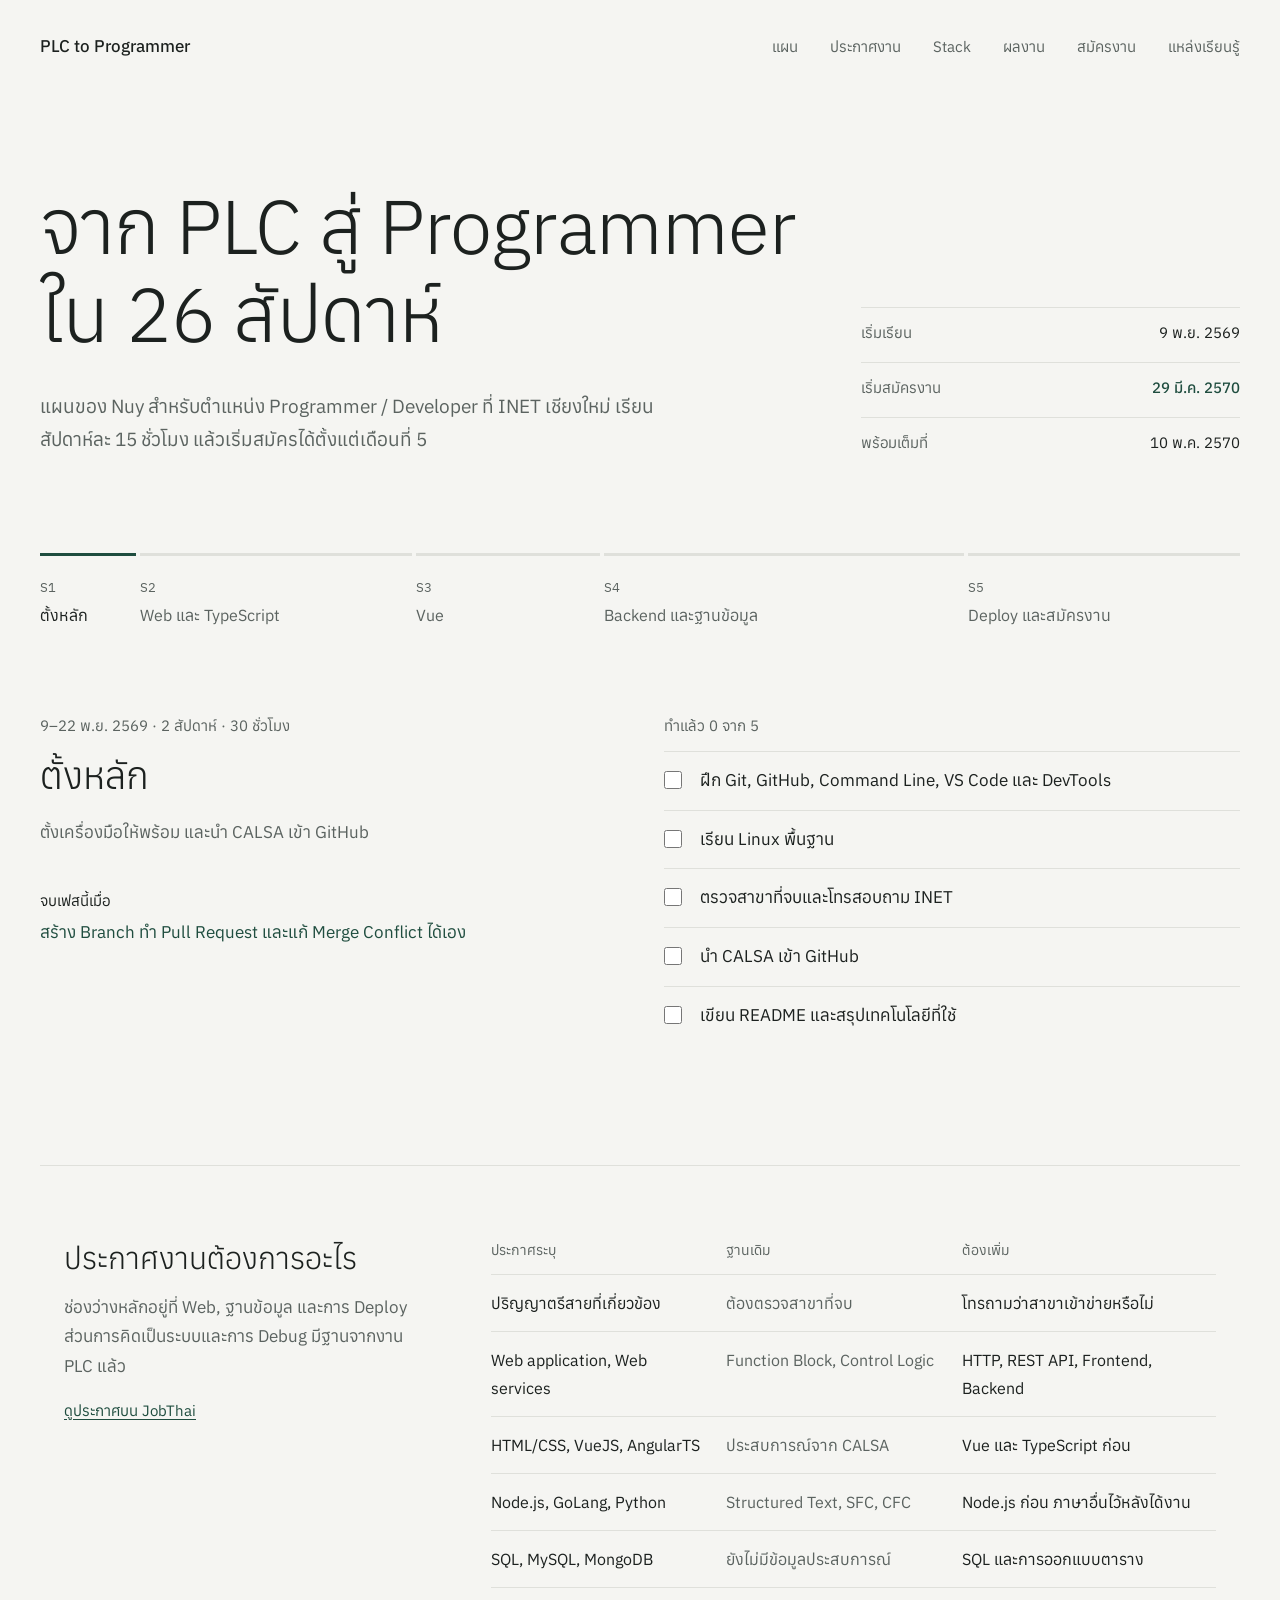
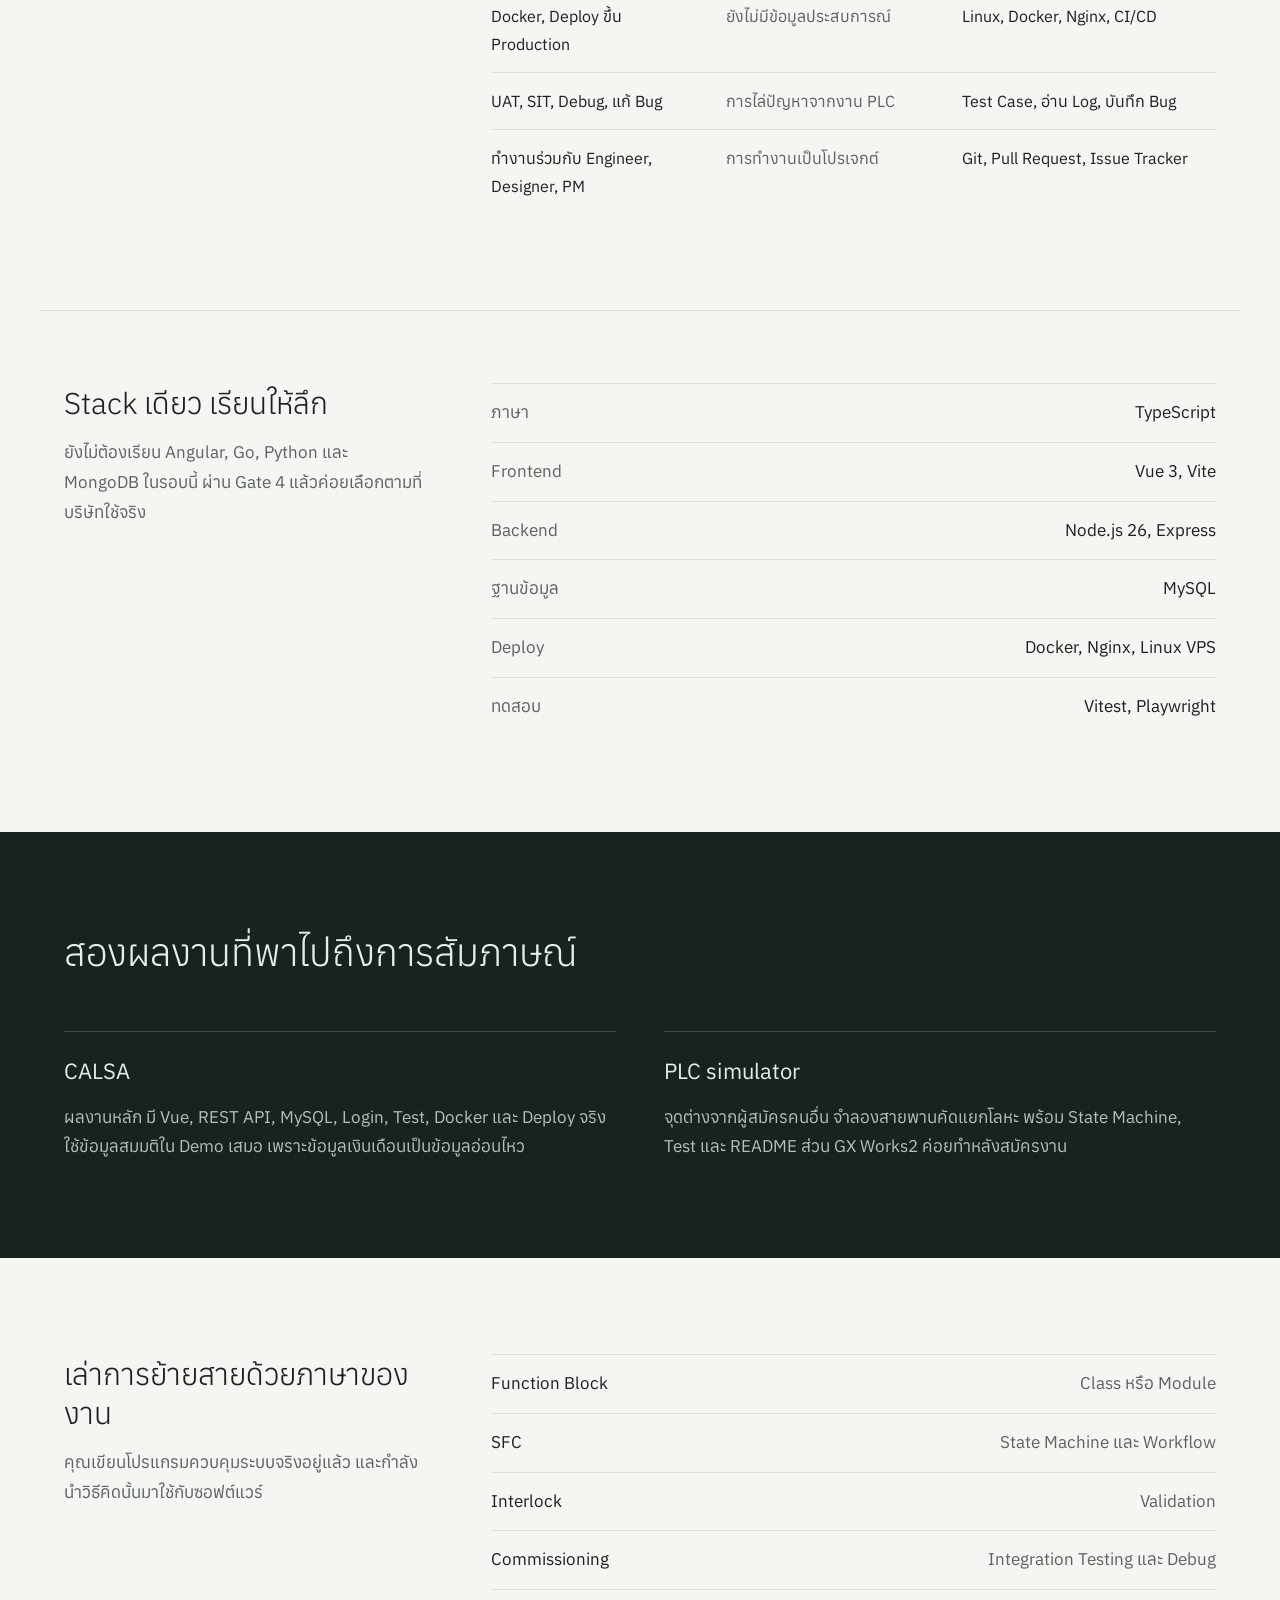
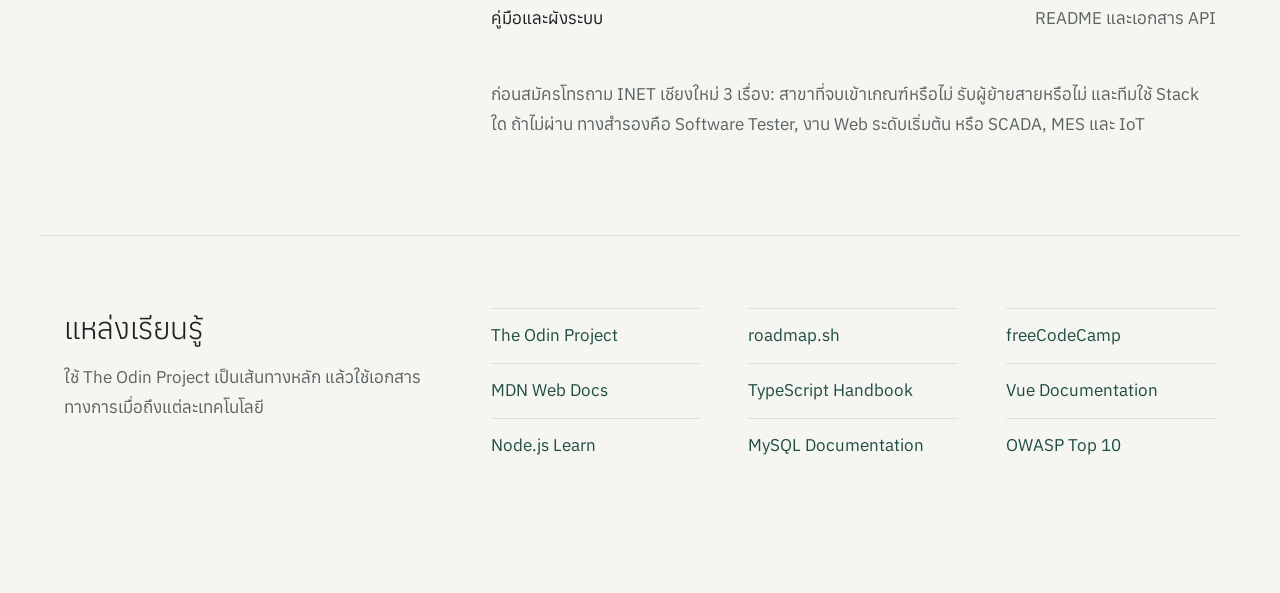
<file: PLC-to-Programmer-Roadmap-Redesign.html>
<!doctype html>
<html lang="th">
<head>
<meta charset="utf-8">
<meta name="viewport" content="width=device-width,initial-scale=1">
<title>PLC to Programmer Roadmap</title>

<link rel="stylesheet" href="https://fonts.googleapis.com/css2?family=Anuphan:wght@300;400;500&family=IBM+Plex+Mono:wght@400&display=swap">
<style>
body { margin: 0; background: #f5f5f2; }
a { color: #1f4d3f; text-underline-offset: 3px; }
a:hover { color: #17231f; }
button:focus-visible, a:focus-visible, input:focus-visible { outline: 2px solid #1f4d3f; outline-offset: 2px; }
.sec { display: grid; grid-template-columns: minmax(0, 4fr) minmax(0, 8fr); gap: 64px; }
.two { display: grid; grid-template-columns: repeat(2, minmax(0, 1fr)); gap: 48px; }
.tri { display: grid; grid-template-columns: minmax(0, 1fr) minmax(0, 1fr) minmax(0, 1.2fr); gap: 24px; }
.hero { display: grid; grid-template-columns: minmax(0, 8fr) minmax(0, 4fr); gap: 64px; align-items: end; }
.tl { display: flex; gap: 4px; }
.res { display: grid; grid-template-columns: repeat(3, minmax(0, 1fr)); gap: 0 48px; }
.ph { transition: background-color .18s ease, color .18s ease, border-color .18s ease; }
.ph:hover { border-top-color: #1f4d3f !important; }
.chk { transition: color .18s ease; }
@media (max-width: 860px) {
  .sec, .two, .hero, .res { grid-template-columns: minmax(0, 1fr); gap: 32px; }
  .tri { grid-template-columns: minmax(0, 1fr); gap: 4px; }
  .res { gap: 0; }
  .tl { flex-direction: column; }
  .ph { flex: none !important; }
}
@media (prefers-reduced-motion: reduce) { .ph, .chk { transition: none; } }
</style>
</head>
<body>
<div style="font-family: Anuphan, 'Noto Sans Thai', Tahoma, sans-serif; color: #1c211f; background: #f5f5f2; font-size: 17px; line-height: 1.75; font-weight: 400">

  <header style="max-width: 1200px; margin: 0 auto; padding: 32px 24px 0; display: flex; justify-content: space-between; align-items: center; gap: 24px; flex-wrap: wrap">
    <div style="font-weight: 500">PLC to Programmer</div>
    <nav aria-label="ส่วนของหน้า" style="display: flex; gap: 32px; flex-wrap: wrap; font-size: 15px">
      <a href="#plan" style="text-decoration: none; color: #5b6360">แผน</a>
      <a href="#job" style="text-decoration: none; color: #5b6360">ประกาศงาน</a>
      <a href="#stack" style="text-decoration: none; color: #5b6360">Stack</a>
      <a href="#work" style="text-decoration: none; color: #5b6360">ผลงาน</a>
      <a href="#apply" style="text-decoration: none; color: #5b6360">สมัครงาน</a>
      <a href="#learn" style="text-decoration: none; color: #5b6360">แหล่งเรียนรู้</a>
    </nav>
  </header>

  <section class="hero" style="max-width: 1200px; margin: 0 auto; padding: 120px 24px 96px">
    <div>
      <h1 style="margin: 0; font-size: clamp(40px, 6vw, 76px); line-height: 1.16; font-weight: 300; letter-spacing: -0.01em">จาก PLC สู่ Programmer<br>ใน 26 สัปดาห์</h1>
      <p style="margin: 32px 0 0; max-width: 34em; color: #5b6360; font-size: 19px">แผนของ Nuy สำหรับตำแหน่ง Programmer / Developer ที่ INET เชียงใหม่ เรียนสัปดาห์ละ 15 ชั่วโมง แล้วเริ่มสมัครได้ตั้งแต่เดือนที่ 5</p>
    </div>
    <dl style="margin: 0; display: grid; gap: 16px; font-size: 15px">
      <div style="display: flex; justify-content: space-between; gap: 16px; border-top: 1px solid #dfe0db; padding-top: 12px"><dt style="color: #5b6360">เริ่มเรียน</dt><dd style="margin: 0">9 พ.ย. 2569</dd></div>
      <div style="display: flex; justify-content: space-between; gap: 16px; border-top: 1px solid #dfe0db; padding-top: 12px"><dt style="color: #5b6360">เริ่มสมัครงาน</dt><dd style="margin: 0; color: #1f4d3f; font-weight: 500">29 มี.ค. 2570</dd></div>
      <div style="display: flex; justify-content: space-between; gap: 16px; border-top: 1px solid #dfe0db; padding-top: 12px"><dt style="color: #5b6360">พร้อมเต็มที่</dt><dd style="margin: 0">10 พ.ค. 2570</dd></div>
    </dl>
  </section>

  <section id="plan" style="max-width: 1200px; margin: 0 auto; padding: 0 24px 120px">
    <div class="tl" id="tl" role="group" aria-label="เลือกเฟส ความกว้างตามจำนวนสัปดาห์">
      
    </div>

    <div class="two" style="margin-top: 72px">
      <div>
        <p style="margin: 0; font-size: 15px; color: #5b6360"><span id="s-meta"></span></p>
        <h2 style="margin: 12px 0 0; font-size: 38px; line-height: 1.25; font-weight: 300"><span id="s-name"></span></h2>
        <p style="margin: 20px 0 0; color: #5b6360; max-width: 28em"><span id="s-why"></span></p>
        <p style="margin: 40px 0 0; font-size: 15px">จบเฟสนี้เมื่อ</p>
        <p style="margin: 4px 0 0; color: #1f4d3f; max-width: 28em"><span id="s-gate"></span></p>
      </div>
      <div>
        <p style="margin: 0 0 12px; font-size: 15px; color: #5b6360">ทำแล้ว <span id="s-count"></span></p>
        <div id="tasks"></div>
      </div>
    </div>
  </section>

  <section id="job" class="sec" style="max-width: 1200px; margin: 0 auto; padding: 72px 24px 96px; border-top: 1px solid #dfe0db; box-sizing: border-box">
    <div>
      <h2 style="margin: 0; font-size: 30px; line-height: 1.3; font-weight: 300">ประกาศงานต้องการอะไร</h2>
      <p style="margin: 16px 0 0; color: #5b6360">ช่องว่างหลักอยู่ที่ Web, ฐานข้อมูล และการ Deploy ส่วนการคิดเป็นระบบและการ Debug มีฐานจากงาน PLC แล้ว</p>
      <p style="margin: 16px 0 0; font-size: 15px"><a href="https://www.jobthai.com/th/company/job/1082395">ดูประกาศบน JobThai</a></p>
    </div>
    <div>
      <div class="tri" style="font-size: 14px; color: #5b6360; padding-bottom: 12px"><span>ประกาศระบุ</span><span>ฐานเดิม</span><span>ต้องเพิ่ม</span></div>
      <div class="tri" style="padding: 14px 0; border-top: 1px solid #dfe0db; font-size: 16px"><span>ปริญญาตรีสายที่เกี่ยวข้อง</span><span style="color: #5b6360">ต้องตรวจสาขาที่จบ</span><span>โทรถามว่าสาขาเข้าข่ายหรือไม่</span></div>
      <div class="tri" style="padding: 14px 0; border-top: 1px solid #dfe0db; font-size: 16px"><span>Web application, Web services</span><span style="color: #5b6360">Function Block, Control Logic</span><span>HTTP, REST API, Frontend, Backend</span></div>
      <div class="tri" style="padding: 14px 0; border-top: 1px solid #dfe0db; font-size: 16px"><span>HTML/CSS, VueJS, AngularTS</span><span style="color: #5b6360">ประสบการณ์จาก CALSA</span><span>Vue และ TypeScript ก่อน</span></div>
      <div class="tri" style="padding: 14px 0; border-top: 1px solid #dfe0db; font-size: 16px"><span>Node.js, GoLang, Python</span><span style="color: #5b6360">Structured Text, SFC, CFC</span><span>Node.js ก่อน ภาษาอื่นไว้หลังได้งาน</span></div>
      <div class="tri" style="padding: 14px 0; border-top: 1px solid #dfe0db; font-size: 16px"><span>SQL, MySQL, MongoDB</span><span style="color: #5b6360">ยังไม่มีข้อมูลประสบการณ์</span><span>SQL และการออกแบบตาราง</span></div>
      <div class="tri" style="padding: 14px 0; border-top: 1px solid #dfe0db; font-size: 16px"><span>Docker, Deploy ขึ้น Production</span><span style="color: #5b6360">ยังไม่มีข้อมูลประสบการณ์</span><span>Linux, Docker, Nginx, CI/CD</span></div>
      <div class="tri" style="padding: 14px 0; border-top: 1px solid #dfe0db; font-size: 16px"><span>UAT, SIT, Debug, แก้ Bug</span><span style="color: #5b6360">การไล่ปัญหาจากงาน PLC</span><span>Test Case, อ่าน Log, บันทึก Bug</span></div>
      <div class="tri" style="padding: 14px 0; border-top: 1px solid #dfe0db; font-size: 16px"><span>ทำงานร่วมกับ Engineer, Designer, PM</span><span style="color: #5b6360">การทำงานเป็นโปรเจกต์</span><span>Git, Pull Request, Issue Tracker</span></div>
    </div>
  </section>

  <section id="stack" class="sec" style="max-width: 1200px; margin: 0 auto; padding: 72px 24px 96px; border-top: 1px solid #dfe0db; box-sizing: border-box">
    <div>
      <h2 style="margin: 0; font-size: 30px; line-height: 1.3; font-weight: 300">Stack เดียว เรียนให้ลึก</h2>
      <p style="margin: 16px 0 0; color: #5b6360">ยังไม่ต้องเรียน Angular, Go, Python และ MongoDB ในรอบนี้ ผ่าน Gate 4 แล้วค่อยเลือกตามที่บริษัทใช้จริง</p>
    </div>
    <dl style="margin: 0">
      <div style="display: flex; justify-content: space-between; flex-wrap: wrap; gap: 4px 24px; padding: 14px 0; border-top: 1px solid #dfe0db"><dt style="color: #5b6360">ภาษา</dt><dd style="margin: 0">TypeScript</dd></div>
      <div style="display: flex; justify-content: space-between; flex-wrap: wrap; gap: 4px 24px; padding: 14px 0; border-top: 1px solid #dfe0db"><dt style="color: #5b6360">Frontend</dt><dd style="margin: 0">Vue 3, Vite</dd></div>
      <div style="display: flex; justify-content: space-between; flex-wrap: wrap; gap: 4px 24px; padding: 14px 0; border-top: 1px solid #dfe0db"><dt style="color: #5b6360">Backend</dt><dd style="margin: 0">Node.js 26, Express</dd></div>
      <div style="display: flex; justify-content: space-between; flex-wrap: wrap; gap: 4px 24px; padding: 14px 0; border-top: 1px solid #dfe0db"><dt style="color: #5b6360">ฐานข้อมูล</dt><dd style="margin: 0">MySQL</dd></div>
      <div style="display: flex; justify-content: space-between; flex-wrap: wrap; gap: 4px 24px; padding: 14px 0; border-top: 1px solid #dfe0db"><dt style="color: #5b6360">Deploy</dt><dd style="margin: 0">Docker, Nginx, Linux VPS</dd></div>
      <div style="display: flex; justify-content: space-between; flex-wrap: wrap; gap: 4px 24px; padding: 14px 0; border-top: 1px solid #dfe0db"><dt style="color: #5b6360">ทดสอบ</dt><dd style="margin: 0">Vitest, Playwright</dd></div>
    </dl>
  </section>

  <section id="work" style="background: #17231f; color: #e9ede9">
    <div style="max-width: 1200px; margin: 0 auto; padding: 96px 24px; box-sizing: border-box">
      <h2 style="margin: 0; font-size: 38px; line-height: 1.25; font-weight: 300">สองผลงานที่พาไปถึงการสัมภาษณ์</h2>
      <div class="two" style="margin-top: 56px">
        <div style="border-top: 1px solid #3d4d47; padding-top: 20px">
          <h3 style="margin: 0; font-size: 22px; font-weight: 400">CALSA</h3>
          <p style="margin: 12px 0 0; color: #b4c0ba">ผลงานหลัก มี Vue, REST API, MySQL, Login, Test, Docker และ Deploy จริง ใช้ข้อมูลสมมติใน Demo เสมอ เพราะข้อมูลเงินเดือนเป็นข้อมูลอ่อนไหว</p>
        </div>
        <div style="border-top: 1px solid #3d4d47; padding-top: 20px">
          <h3 style="margin: 0; font-size: 22px; font-weight: 400">PLC simulator</h3>
          <p style="margin: 12px 0 0; color: #b4c0ba">จุดต่างจากผู้สมัครคนอื่น จำลองสายพานคัดแยกโลหะ พร้อม State Machine, Test และ README ส่วน GX Works2 ค่อยทำหลังสมัครงาน</p>
        </div>
      </div>
    </div>
  </section>

  <section id="apply" class="sec" style="max-width: 1200px; margin: 0 auto; padding: 96px 24px; box-sizing: border-box">
    <div>
      <h2 style="margin: 0; font-size: 30px; line-height: 1.3; font-weight: 300">เล่าการย้ายสายด้วยภาษาของงาน</h2>
      <p style="margin: 16px 0 0; color: #5b6360">คุณเขียนโปรแกรมควบคุมระบบจริงอยู่แล้ว และกำลังนำวิธีคิดนั้นมาใช้กับซอฟต์แวร์</p>
    </div>
    <div>
      <dl style="margin: 0">
        <div style="display: flex; justify-content: space-between; flex-wrap: wrap; gap: 4px 24px; padding: 14px 0; border-top: 1px solid #dfe0db"><dt>Function Block</dt><dd style="margin: 0; color: #5b6360">Class หรือ Module</dd></div>
        <div style="display: flex; justify-content: space-between; flex-wrap: wrap; gap: 4px 24px; padding: 14px 0; border-top: 1px solid #dfe0db"><dt>SFC</dt><dd style="margin: 0; color: #5b6360">State Machine และ Workflow</dd></div>
        <div style="display: flex; justify-content: space-between; flex-wrap: wrap; gap: 4px 24px; padding: 14px 0; border-top: 1px solid #dfe0db"><dt>Interlock</dt><dd style="margin: 0; color: #5b6360">Validation</dd></div>
        <div style="display: flex; justify-content: space-between; flex-wrap: wrap; gap: 4px 24px; padding: 14px 0; border-top: 1px solid #dfe0db"><dt>Commissioning</dt><dd style="margin: 0; color: #5b6360">Integration Testing และ Debug</dd></div>
        <div style="display: flex; justify-content: space-between; flex-wrap: wrap; gap: 4px 24px; padding: 14px 0; border-top: 1px solid #dfe0db"><dt>คู่มือและผังระบบ</dt><dd style="margin: 0; color: #5b6360">README และเอกสาร API</dd></div>
      </dl>
      <p style="margin: 32px 0 0; color: #5b6360">ก่อนสมัครโทรถาม INET เชียงใหม่ 3 เรื่อง: สาขาที่จบเข้าเกณฑ์หรือไม่ รับผู้ย้ายสายหรือไม่ และทีมใช้ Stack ใด ถ้าไม่ผ่าน ทางสำรองคือ Software Tester, งาน Web ระดับเริ่มต้น หรือ SCADA, MES และ IoT</p>
    </div>
  </section>

  <section id="learn" class="sec" style="max-width: 1200px; margin: 0 auto; padding: 72px 24px 120px; border-top: 1px solid #dfe0db; box-sizing: border-box">
    <div>
      <h2 style="margin: 0; font-size: 30px; line-height: 1.3; font-weight: 300">แหล่งเรียนรู้</h2>
      <p style="margin: 16px 0 0; color: #5b6360">ใช้ The Odin Project เป็นเส้นทางหลัก แล้วใช้เอกสารทางการเมื่อถึงแต่ละเทคโนโลยี</p>
    </div>
    <div class="res">
      <a href="https://www.theodinproject.com/" style="padding: 12px 0; border-top: 1px solid #dfe0db; text-decoration: none">The Odin Project</a>
      <a href="https://roadmap.sh" style="padding: 12px 0; border-top: 1px solid #dfe0db; text-decoration: none">roadmap.sh</a>
      <a href="https://www.freecodecamp.org/learn/" style="padding: 12px 0; border-top: 1px solid #dfe0db; text-decoration: none">freeCodeCamp</a>
      <a href="https://developer.mozilla.org/" style="padding: 12px 0; border-top: 1px solid #dfe0db; text-decoration: none">MDN Web Docs</a>
      <a href="https://www.typescriptlang.org/docs/handbook/" style="padding: 12px 0; border-top: 1px solid #dfe0db; text-decoration: none">TypeScript Handbook</a>
      <a href="https://vuejs.org/guide/introduction.html" style="padding: 12px 0; border-top: 1px solid #dfe0db; text-decoration: none">Vue Documentation</a>
      <a href="https://nodejs.org/en/learn" style="padding: 12px 0; border-top: 1px solid #dfe0db; text-decoration: none">Node.js Learn</a>
      <a href="https://dev.mysql.com/doc/" style="padding: 12px 0; border-top: 1px solid #dfe0db; text-decoration: none">MySQL Documentation</a>
      <a href="https://owasp.org/www-project-top-ten/" style="padding: 12px 0; border-top: 1px solid #dfe0db; text-decoration: none">OWASP Top 10</a>
    </div>
  </section>
</div>
<script>
const PHASES = [
  { id: 's1', code: 'S1', short: 'ตั้งหลัก', name: 'ตั้งหลัก', weeks: 2, hours: 30, dates: '9–22 พ.ย. 2569', why: 'ตั้งเครื่องมือให้พร้อม และนำ CALSA เข้า GitHub',
    gate: 'สร้าง Branch ทำ Pull Request และแก้ Merge Conflict ได้เอง',
    tasks: ['ฝึก Git, GitHub, Command Line, VS Code และ DevTools', 'เรียน Linux พื้นฐาน', 'ตรวจสาขาที่จบและโทรสอบถาม INET', 'นำ CALSA เข้า GitHub', 'เขียน README และสรุปเทคโนโลยีที่ใช้'] },
  { id: 's2', code: 'S2', short: 'Web และ TypeScript', name: 'พื้นฐาน Web และ TypeScript', weeks: 6, hours: 90, dates: '23 พ.ย. 2569 – 3 ม.ค. 2570', why: 'เขียนหน้าเว็บและคุยกับ API ได้โดยไม่ใช้ Framework',
    gate: 'Gate 1: เขียนหน้าเว็บที่ Responsive เรียก API ด้วย Fetch และอธิบาย Request/Response ได้',
    tasks: ['เรียน HTML และ CSS Layout', 'เรียน JavaScript, TypeScript และ DOM', 'เรียน Async/Await และ HTTP', 'ทำหน้าจำลองสายพานใน PLC simulator ด้วย State Machine'] },
  { id: 's3', code: 'S3', short: 'Vue', name: 'Frontend ด้วย Vue', weeks: 4, hours: 60, dates: '4–31 ม.ค. 2570', why: 'สร้างหน้าจอ CALSA ใหม่ด้วย Vue',
    gate: 'Gate 2: Frontend ทำงานครบด้วยข้อมูลจำลอง และแสดงผลได้ทั้งมือถือกับคอมพิวเตอร์',
    tasks: ['เรียน Vue Component และ Composition API', 'เรียน Vue Router, Pinia และการจัดการ Form', 'สร้างหน้าจอ CALSA ด้วย Vue และ TypeScript', 'เพิ่มการ Validate ข้อมูล'] },
  { id: 's4', code: 'S4', short: 'Backend และฐานข้อมูล', name: 'Backend และฐานข้อมูล', weeks: 8, hours: 120, dates: '1 ก.พ. – 28 มี.ค. 2570', why: 'ทำ API และฐานข้อมูลให้ CALSA ใช้งานได้จริง',
    gate: 'Gate 3: เปิด CALSA ผ่านลิงก์สาธารณะได้ มี Login และอธิบายโค้ดได้เอง จากนั้นเริ่มสมัครงาน',
    tasks: ['เรียน Node.js, Express และ REST API', 'เรียน SQL, Join, Index และ Transaction', 'เรียน Authentication และ OWASP Top 10', 'ทำ API ของ CALSA พร้อม MySQL และ Login', 'เพิ่มสิทธิ์ผู้ใช้และเอกสาร API'] },
  { id: 's5', code: 'S5', short: 'Deploy และสมัครงาน', name: 'Deploy และสมัครงาน', weeks: 6, hours: 90, dates: '29 มี.ค. – 9 พ.ค. 2570', why: 'ทำให้ระบบ Deploy อัตโนมัติ พร้อมสมัครงานไปด้วยกัน',
    gate: 'Gate 4: Push โค้ดแล้ว Test และ Deploy อัตโนมัติ ย้อนเวอร์ชันได้ และมีบันทึกการแก้ปัญหาจริง 3 เรื่อง',
    tasks: ['เขียน Unit Test และ E2E Test', 'ตั้ง Docker Compose, Nginx, HTTPS และ GitHub Actions', 'ให้ผู้ใช้จริงทดลอง 3 คน และแก้ Bug', 'เตรียม Resume 1 หน้าและปักหมุด 2 ผลงาน', 'ฝึกสัมภาษณ์เทคนิคและอธิบายโค้ดของตัวเอง', 'ส่งใบสมัคร'] }
];
const KEY='plc-roadmap-redesign-v1';
let st={picked:'s1',done:{}};
try{const v=JSON.parse(localStorage.getItem(KEY));if(v&&v.done)st=v;}catch(e){}
const $=i=>document.getElementById(i);
function save(){try{localStorage.setItem(KEY,JSON.stringify(st));}catch(e){}}
function render(){
  $('tl').innerHTML=PHASES.map(p=>{const on=p.id===st.picked;return `<button type="button" class="ph" data-p="${p.id}" aria-pressed="${on}" style="flex:${p.weeks} 1 0;min-width:0;text-align:left;font:inherit;color:${on?'#1c211f':'#5b6360'};background:none;border:0;border-top:3px solid ${on?'#1f4d3f':'#dfe0db'};padding:16px 8px 8px 0;cursor:pointer;min-height:88px"><span style="display:block;font-family:'IBM Plex Mono',monospace;font-size:13px;color:#5b6360">${p.code}</span><span style="display:block;font-size:16px;line-height:1.4;margin-top:4px">${p.short}</span></button>`}).join('');
  const p=PHASES.find(x=>x.id===st.picked);
  $('s-meta').textContent=`${p.dates} · ${p.weeks} สัปดาห์ · ${p.hours} ชั่วโมง`;
  $('s-name').textContent=p.name;$('s-why').textContent=p.why;$('s-gate').textContent=p.gate;
  const n=p.tasks.filter((_,i)=>st.done[p.id+'-'+i]).length;
  $('s-count').textContent=`${n} จาก ${p.tasks.length}`;
  $('tasks').innerHTML=p.tasks.map((t,i)=>{const k=p.id+'-'+i,d=!!st.done[k];return `<label class="chk" for="c-${k}" style="display:grid;grid-template-columns:20px minmax(0,1fr);gap:16px;padding:14px 0;border-top:1px solid #dfe0db;cursor:pointer;color:${d?'#5b6360':'#1c211f'}"><input type="checkbox" id="c-${k}" data-k="${k}"${d?' checked':''} style="width:18px;height:18px;margin:5px 0 0;accent-color:#1f4d3f"><span>${t}</span></label>`}).join('');
}
$('tl').addEventListener('click',e=>{const b=e.target.closest('[data-p]');if(!b)return;st.picked=b.dataset.p;save();render();document.querySelector(`[data-p="${st.picked}"]`).focus();});
$('tasks').addEventListener('change',e=>{const k=e.target.dataset.k;if(!k)return;if(e.target.checked)st.done[k]=true;else delete st.done[k];save();const id=e.target.id;render();$(id).focus();});
render();
</script>
</body>
</html>
</file>
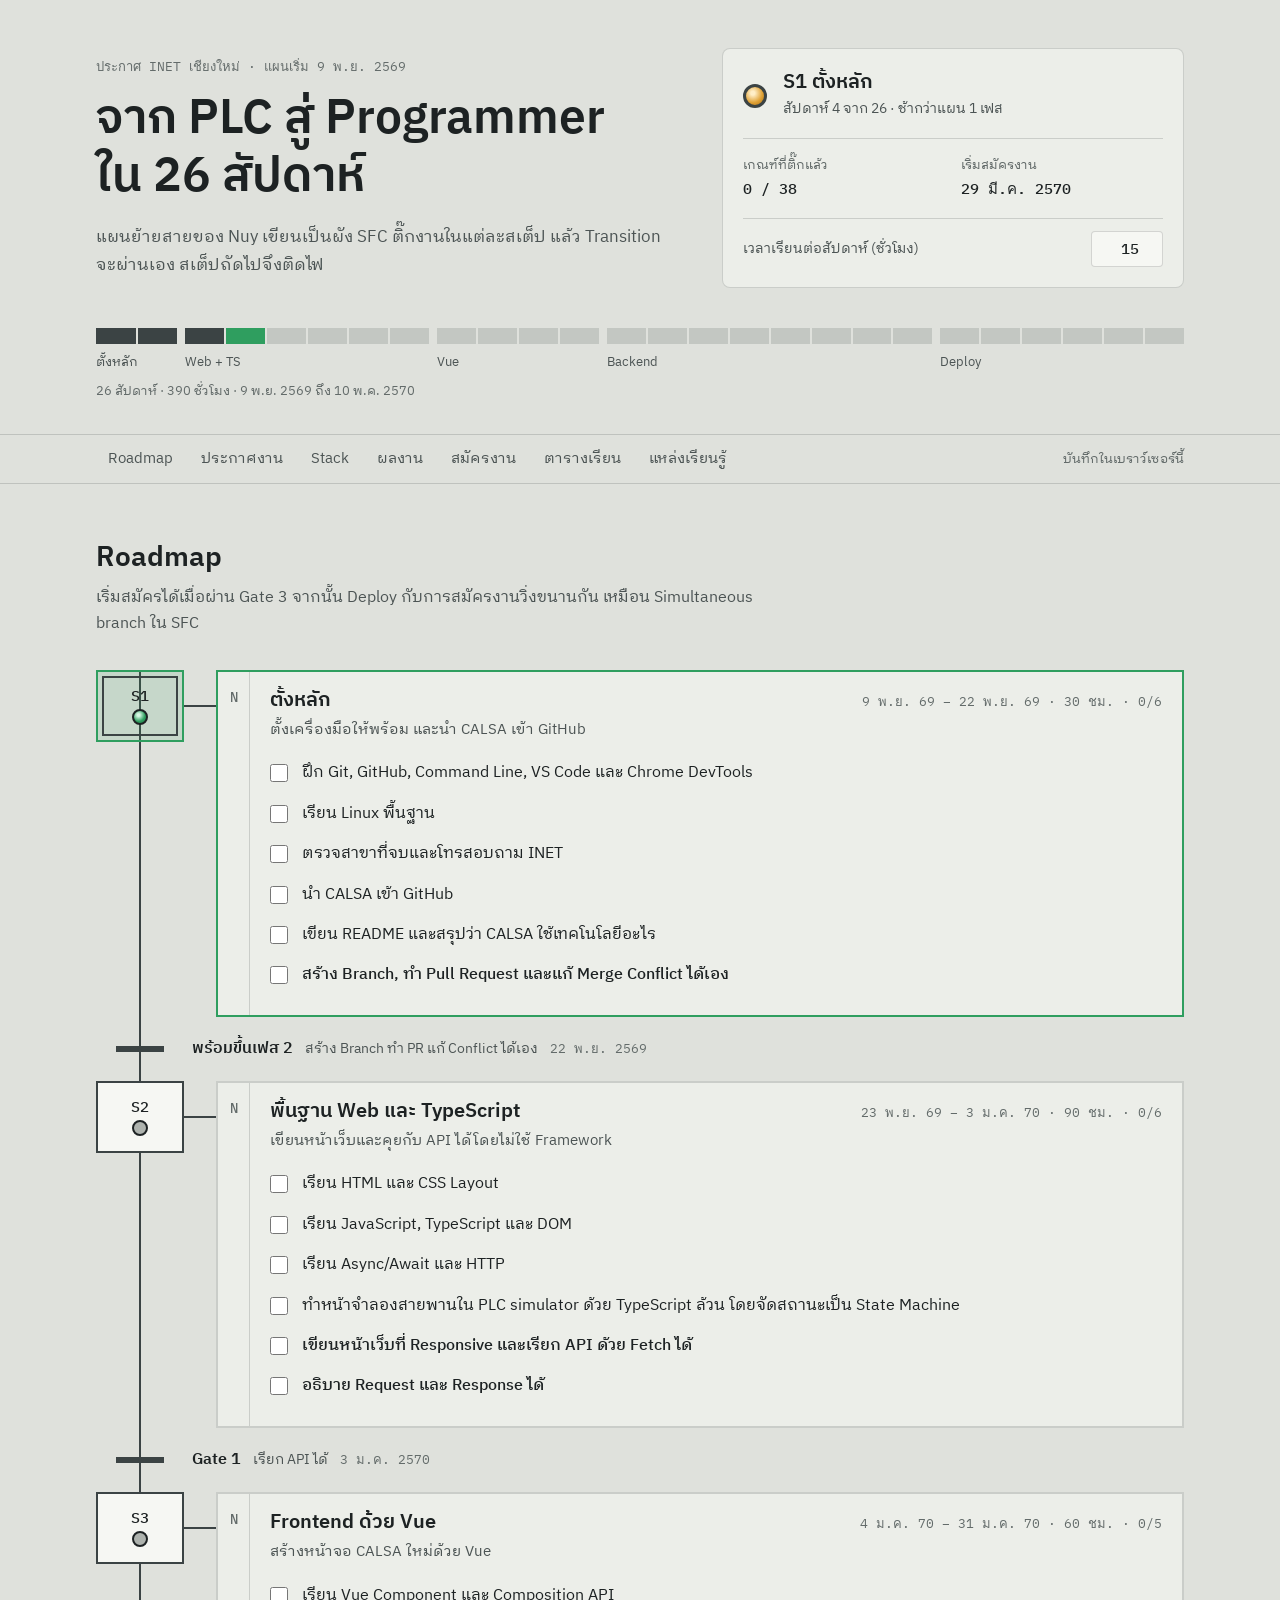
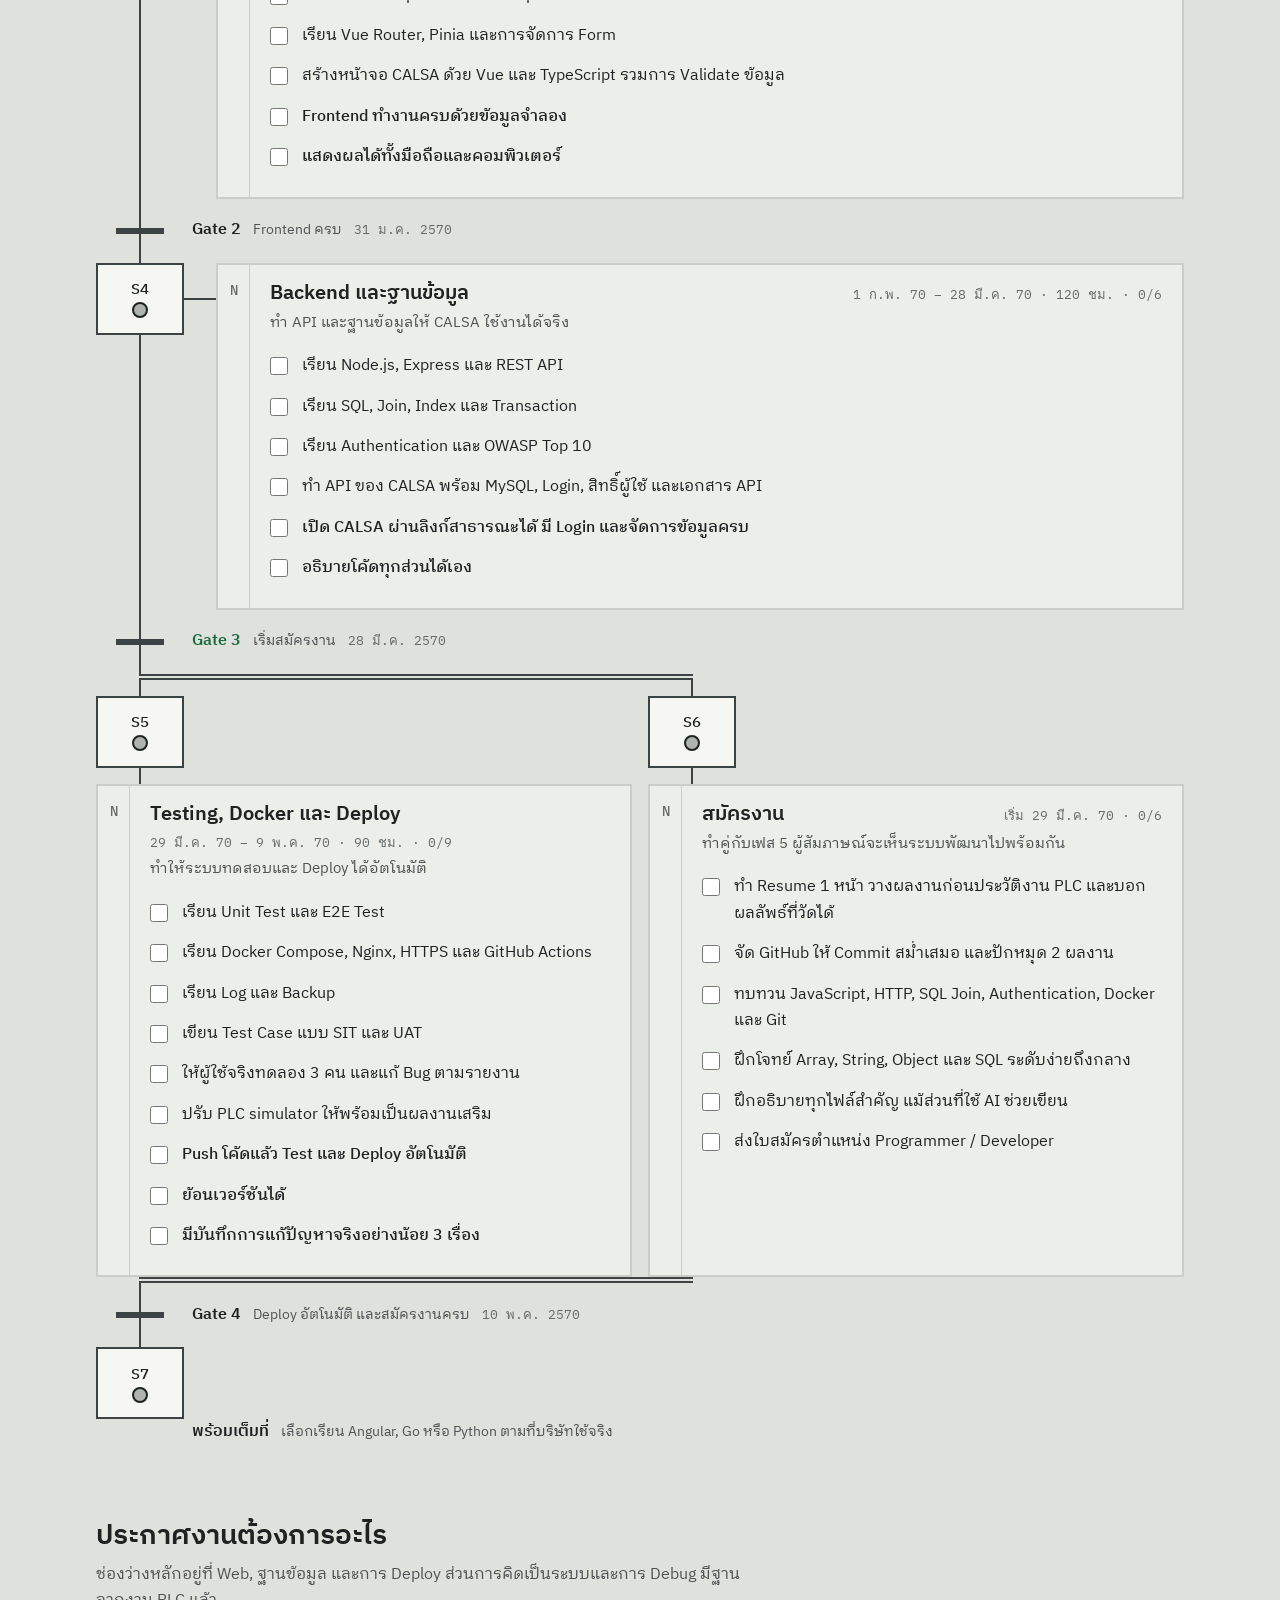
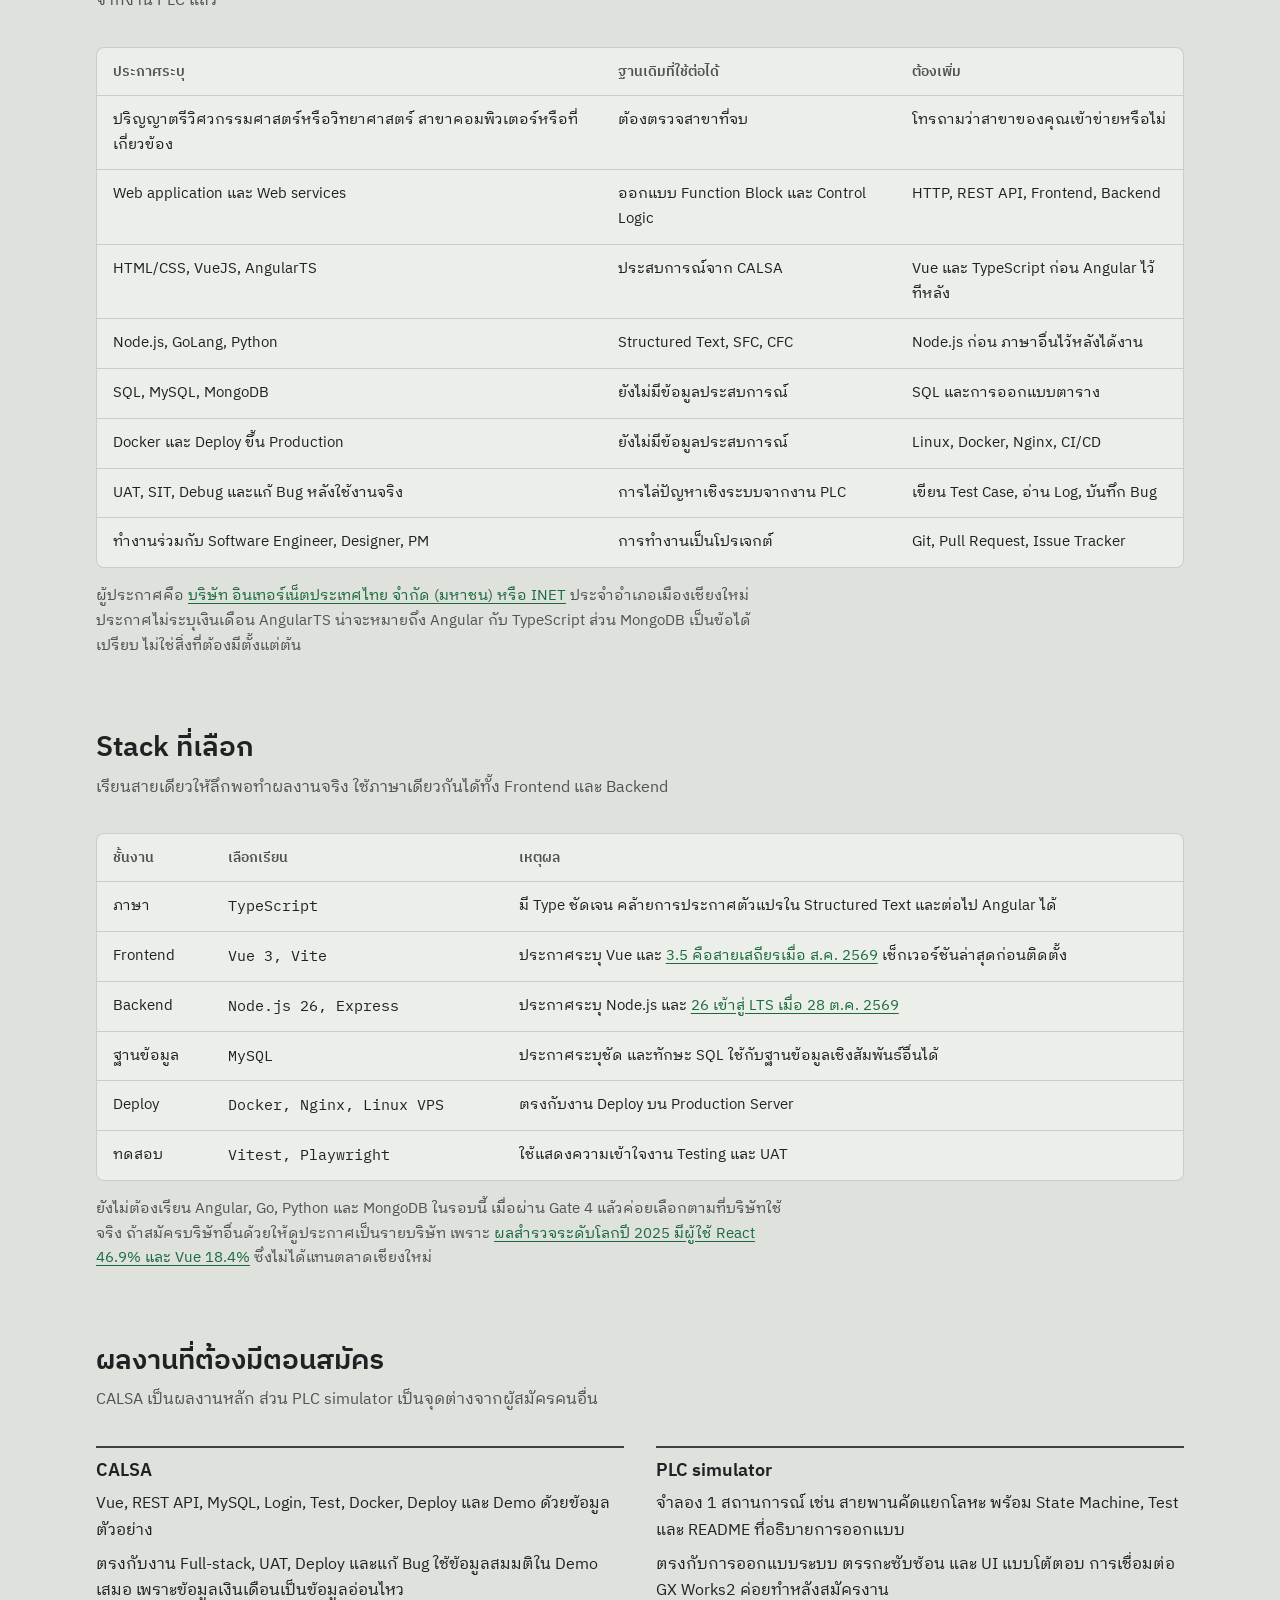
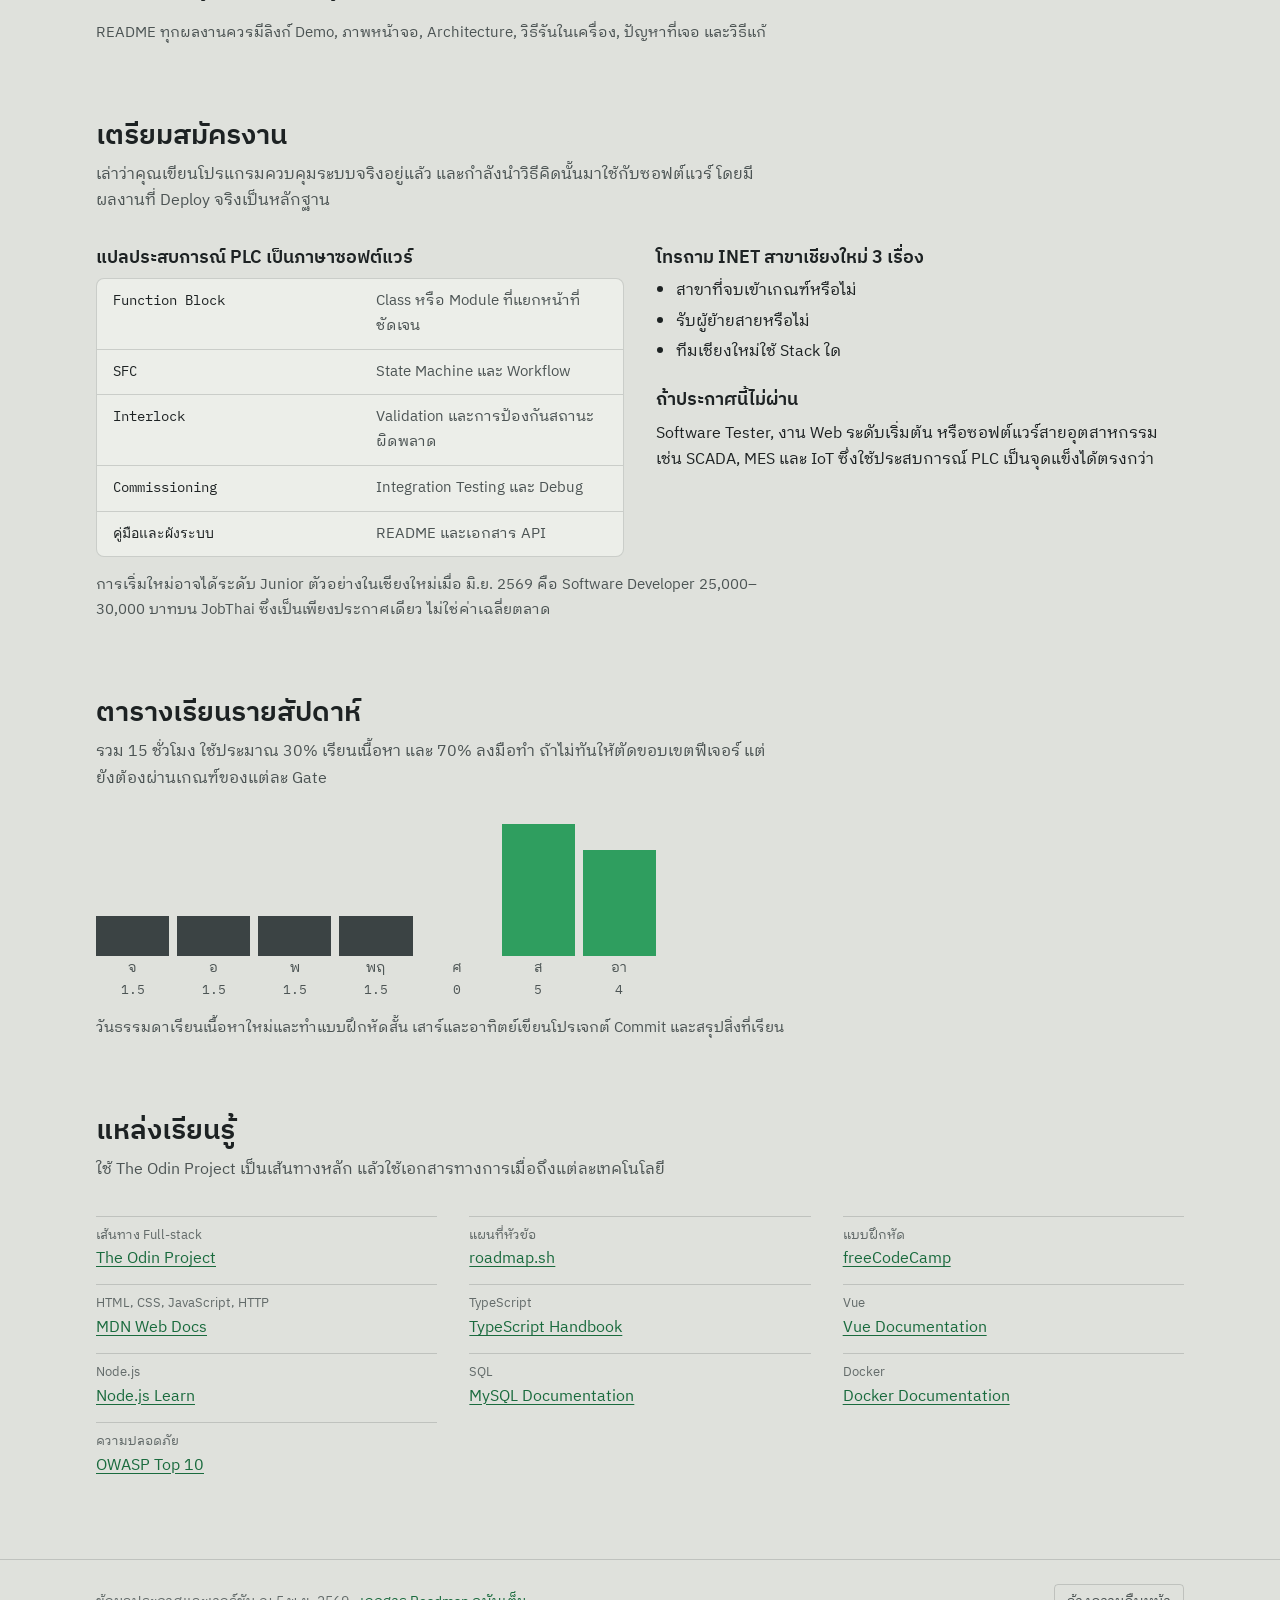
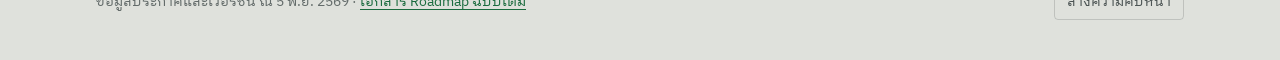
<file: PLC-to-Programmer-Roadmap.html>
<!doctype html>
<html lang="th">
<head>
<meta charset="utf-8">
<meta name="viewport" content="width=device-width,initial-scale=1,viewport-fit=cover">
<style>[hidden]{display:none!important}body{margin:0}img{max-width:100%}</style>
</head>
<body>
<title>PLC to Programmer Roadmap</title>
<meta name="claude:viewport-fit-sides" content="cover">
<link rel="preconnect" href="https://fonts.googleapis.com">
<link rel="preconnect" href="https://fonts.gstatic.com" crossorigin>
<link rel="stylesheet" href="https://fonts.googleapis.com/css2?family=IBM+Plex+Mono:wght@400;500&family=IBM+Plex+Sans+Thai+Looped:wght@400;500;600&family=IBM+Plex+Sans+Thai:wght@500;600&display=swap">
<style>
/* Layout: the plan is drawn as an IEC 61131-3 SFC. Steps sit on a rail, transitions are the gates, action blocks hold the checklist. */
:root {
  --bg: #dfe1dc;        /* RAL 7035 cabinet paint */
  --surface: #eceee9;
  --raised: #f6f7f3;
  --ink: #1d2223;
  --ink-2: #4c5454;
  --ink-3: #636b6a;
  --line: rgba(29, 34, 35, .16);
  --rail: #3b4344;
  --lamp: #2f9e5f;
  --lamp-ink: #1a6b3e;
  --lamp-wash: rgba(47, 158, 95, .14);
  --amber: #8f5a07;
  --lamp-off: #aeb3ae;
  --display: "IBM Plex Sans Thai", "Noto Sans Thai", Tahoma, sans-serif;
  --body: "IBM Plex Sans Thai Looped", "IBM Plex Sans Thai", "Noto Sans Thai", Tahoma, sans-serif;
  --mono: "IBM Plex Mono", ui-monospace, Menlo, Consolas, monospace;
}
@media (prefers-color-scheme: dark) {
  :root:not([data-theme="light"]) {
    --bg: #16191a; --surface: #1f2324; --raised: #272c2d; --ink: #e8ebe7; --ink-2: #b4bab6; --ink-3: #9aa19d;
    --line: rgba(232, 235, 231, .15); --rail: #99a19d; --lamp: #48c07f; --lamp-ink: #7fdba9; --lamp-wash: rgba(72, 192, 127, .13);
    --amber: #e6b25a; --lamp-off: #4a5151; color-scheme: dark;
  }
}
:root[data-theme="dark"] {
  --bg: #16191a; --surface: #1f2324; --raised: #272c2d; --ink: #e8ebe7; --ink-2: #b4bab6; --ink-3: #9aa19d;
  --line: rgba(232, 235, 231, .15); --rail: #99a19d; --lamp: #48c07f; --lamp-ink: #7fdba9; --lamp-wash: rgba(72, 192, 127, .13);
  --amber: #e6b25a; --lamp-off: #4a5151; color-scheme: dark;
}
* { box-sizing: border-box; }
html { scroll-behavior: smooth; }
body { background: var(--bg); color: var(--ink); font: 400 16px/1.65 var(--body); }
body::before { content: ""; position: fixed; inset: 0 0 auto; height: env(safe-area-inset-top, 0px); z-index: 10; background: var(--bg); }
.wrap { max-width: 1120px; margin: 0 auto; padding-left: max(16px, env(safe-area-inset-left, 0px)); padding-right: max(16px, env(safe-area-inset-right, 0px)); }
a { color: var(--lamp-ink); text-underline-offset: 3px; }
:focus-visible { outline: 2px solid var(--lamp-ink); outline-offset: 2px; }
h1, h2, h3 { font-family: var(--display); font-weight: 600; text-wrap: balance; margin: 0; line-height: 1.3; }
p { margin: 0; }
.mono { font-family: var(--mono); font-variant-numeric: tabular-nums; }

/* Header */
.hero { padding-block: 48px 40px; display: grid; grid-template-columns: minmax(0, 1.25fr) minmax(0, 1fr); gap: 48px; align-items: center; }
.hero h1 { font-size: clamp(32px, 4.6vw, 48px); line-height: 1.22; }
.lead { margin-top: 16px; max-width: 34em; color: var(--ink-2); font-size: 17px; }
.addr { font-family: var(--mono); font-size: 13px; color: var(--ink-3); margin-bottom: 12px; }
.panel { background: var(--surface); border: 1px solid var(--line); border-radius: 8px; padding: 20px; display: grid; gap: 16px; }
.state { display: grid; grid-template-columns: 28px 1fr; gap: 12px; align-items: center; }
.state b { display: block; font-family: var(--display); font-size: 20px; font-weight: 600; line-height: 1.35; }
.state span { color: var(--ink-2); font-size: 14px; }
.lamp { width: 24px; height: 24px; border-radius: 50%; border: 3px solid var(--rail); background: var(--lamp-off); flex: none; }
.lamp.on { background: radial-gradient(circle at 38% 34%, #d6f7e3 0 12%, var(--lamp) 58%, #1e7b48 100%); }
.lamp.warn { background: radial-gradient(circle at 38% 34%, #ffeec7 0 12%, #e0a236 58%, #a86f12 100%); }
.lamp.mini { width: 16px; height: 16px; border-width: 2px; }
.reads { display: grid; grid-template-columns: repeat(2, minmax(0, 1fr)); gap: 12px 16px; border-top: 1px solid var(--line); padding-top: 16px; margin: 0; }
.reads div { min-width: 0; }
.reads dt { font-size: 13px; color: var(--ink-3); }
.reads dd { margin: 0; font-family: var(--mono); font-size: 15px; font-weight: 500; font-variant-numeric: tabular-nums; }
.hours { display: flex; align-items: center; justify-content: space-between; gap: 12px; border-top: 1px solid var(--line); padding-top: 12px; font-size: 14px; color: var(--ink-2); }
.hours input { width: 72px; min-height: 36px; padding: 4px 8px; font: 500 15px var(--mono); color: var(--ink); background: var(--raised); border: 1px solid var(--line); border-radius: 4px; text-align: right; }

/* Week strip */
.strip { padding-bottom: 32px; }
.strip-bar { display: flex; gap: 8px; }
.seg { min-width: 0; }
.seg-weeks { display: flex; gap: 2px; height: 16px; }
.wk { flex: 1; min-width: 0; background: var(--lamp-off); opacity: .55; }
.wk.past { background: var(--rail); opacity: 1; }
.wk.now { background: var(--lamp); opacity: 1; }
.seg-name { font-size: 13px; color: var(--ink-2); margin-top: 8px; white-space: nowrap; overflow: hidden; text-overflow: ellipsis; }
.strip-note { font-size: 13px; color: var(--ink-3); margin-top: 8px; }

/* Nav */
nav { position: sticky; top: env(safe-area-inset-top, 0px); z-index: 5; background: var(--bg); border-block: 1px solid var(--line); }
.nav-in { display: flex; align-items: center; gap: 4px; overflow-x: auto; min-height: 48px; }
.nav-in a { color: var(--ink-2); text-decoration: none; font-size: 15px; padding: 6px 12px; border-radius: 4px; white-space: nowrap; transition: color .15s, background-color .15s; }
.nav-in a:hover { color: var(--ink); background: var(--surface); }
#sync { margin-left: auto; font-size: 13px; color: var(--ink-3); white-space: nowrap; padding-left: 12px; }

section.block { padding-block: 56px 16px; scroll-margin-top: 48px; }
.block > .wrap > h2, .sec-head h2 { font-size: 28px; }
.sec-lead { margin-top: 8px; max-width: 42em; color: var(--ink-2); }
.sec-head { margin-bottom: 32px; }

/* SFC chart */
.chart { --rx: 44px; --stepw: 88px; --rw: 2px; }
.row { display: grid; grid-template-columns: var(--stepw) 32px minmax(0, 1fr); position: relative; }
.row::before { content: ""; position: absolute; left: calc(var(--rx) - 1px); top: 0; bottom: 0; width: var(--rw); background: var(--rail); }
.row.first::before { top: 0; }
.stepbox { position: relative; z-index: 1; width: var(--stepw); height: 72px; background: var(--raised); border: 2px solid var(--rail); display: flex; flex-direction: column; align-items: center; justify-content: center; gap: 4px; font: 500 15px var(--mono); }
.stepbox.initial { outline: 2px solid var(--rail); outline-offset: -8px; }
.step[data-s="active"] .stepbox { background: var(--lamp-wash); border-color: var(--lamp); }
.step[data-s="done"] .stepbox { background: var(--rail); color: var(--bg); }
.stepbox .lamp.mini { border-color: currentColor; }
.conn { height: 2px; background: var(--rail); margin-top: 35px; }
.action { background: var(--surface); border: 2px solid var(--rail); display: grid; grid-template-columns: 32px minmax(0, 1fr); min-width: 0; margin-bottom: 0; }
.step[data-s="wait"] .action { border-color: var(--line); }
.step[data-s="active"] .action { border-color: var(--lamp); }
.qual { border-right: 1px solid var(--line); text-align: center; font: 500 14px var(--mono); padding-top: 16px; color: var(--ink-3); }
.a-body { padding: 16px 20px 20px; min-width: 0; }
.a-head { display: flex; flex-wrap: wrap; justify-content: space-between; gap: 4px 16px; align-items: baseline; }
.a-head h3 { font-size: 20px; }
.a-meta { font-family: var(--mono); font-size: 13px; color: var(--ink-3); font-variant-numeric: tabular-nums; }
.a-why { color: var(--ink-2); font-size: 15px; margin-top: 4px; }
.checks { list-style: none; margin: 12px 0 0; padding: 0; display: grid; gap: 2px; }
.checks label { display: grid; grid-template-columns: 20px minmax(0, 1fr); gap: 12px; padding: 6px 8px; margin-inline: -8px; border-radius: 4px; cursor: pointer; transition: background-color .15s; }
.checks label:hover { background: var(--raised); }
.checks input { width: 18px; height: 18px; margin: 4px 0 0; accent-color: var(--lamp-ink); }
.checks .gate-c { font-weight: 500; }
.checks input:checked + span { color: var(--ink-3); }
.trans { display: grid; grid-template-columns: var(--stepw) 32px minmax(0, 1fr); position: relative; min-height: 64px; align-items: center; }
.trans::before { content: ""; position: absolute; left: calc(var(--rx) - 1px); top: 0; bottom: 0; width: var(--rw); background: var(--rail); }
.bar { position: relative; z-index: 1; grid-column: 1; width: 48px; height: 6px; margin-left: calc(var(--rx) - 24px); background: var(--rail); }
.trans[data-s="true"] .bar { background: var(--lamp); }
.t-label { grid-column: 2 / 4; padding-left: 8px; display: flex; flex-wrap: wrap; gap: 0 12px; align-items: baseline; }
.t-label b { font-family: var(--display); font-size: 16px; font-weight: 600; }
.t-label span { font-size: 14px; color: var(--ink-2); }
.t-label .mono { font-size: 13px; color: var(--ink-3); }
.trans.key .t-label b { color: var(--lamp-ink); }
/* Simultaneous divergence and convergence */
.dbl { position: relative; height: 6px; border-block: 2px solid var(--rail); margin-left: calc(var(--rx) - 1px); margin-right: calc(50% - 8px - var(--rx) - 1px); z-index: 1; }
.par { display: grid; grid-template-columns: repeat(2, minmax(0, 1fr)); gap: 16px; }
.par .step { display: grid; grid-template-rows: auto 1fr; position: relative; }
.par .step::before { content: ""; position: absolute; left: calc(var(--rx) - 1px); top: 0; bottom: 0; width: var(--rw); background: var(--rail); }
.par .action { position: relative; z-index: 1; margin-top: 16px; height: calc(100% - 16px); }
.row.end::before { bottom: auto; height: 0; }
.par .step .stepwrap { padding-top: 16px; position: relative; z-index: 1; }

/* Tables and text sections */
.tbl { overflow-x: auto; border: 1px solid var(--line); border-radius: 8px; background: var(--surface); }
table { border-collapse: collapse; width: 100%; min-width: 640px; font-size: 15px; }
th { text-align: left; font-family: var(--display); font-weight: 600; font-size: 14px; color: var(--ink-2); }
th, td { padding: 12px 16px; vertical-align: top; border-bottom: 1px solid var(--line); }
tr:last-child td { border-bottom: 0; }
.note { margin-top: 16px; max-width: 46em; color: var(--ink-2); font-size: 15px; }
.split { display: grid; grid-template-columns: repeat(2, minmax(0, 1fr)); gap: 32px; }
.split > div { min-width: 0; }
.split h3 { font-size: 18px; margin-bottom: 8px; }
.work { border-top: 2px solid var(--rail); padding-top: 12px; }
.work p + p { margin-top: 8px; }
ul.plain { margin: 8px 0 0; padding-left: 20px; }
ul.plain li + li { margin-top: 4px; }
.map { display: grid; grid-template-columns: minmax(0, 1fr) minmax(0, 1fr); margin: 0; border: 1px solid var(--line); border-radius: 8px; background: var(--surface); font-size: 15px; }
.map dt, .map dd { margin: 0; padding: 10px 16px; border-bottom: 1px solid var(--line); }
.map dt { font-family: var(--mono); font-size: 14px; }
.map dd { color: var(--ink-2); }
.map dt:nth-last-of-type(1), .map dd:last-child { border-bottom: 0; }
.week { display: grid; grid-template-columns: repeat(7, minmax(0, 1fr)); gap: 8px; align-items: end; max-width: 560px; height: 176px; }
.day { display: grid; grid-template-rows: 1fr auto; height: 100%; text-align: center; font-size: 14px; color: var(--ink-2); }
.day i { align-self: end; display: block; background: var(--rail); }
.day.long i { background: var(--lamp); }
.day .mono { display: block; font-size: 13px; }
.rs { display: grid; grid-template-columns: repeat(3, minmax(0, 1fr)); gap: 12px 32px; margin: 0; padding: 0; list-style: none; }
.rs li { border-top: 1px solid var(--line); padding-top: 8px; min-width: 0; }
.rs span { display: block; font-size: 13px; color: var(--ink-3); }
footer { margin-top: 64px; border-top: 1px solid var(--line); padding-block: 24px 40px; font-size: 14px; color: var(--ink-3); }
.foot { display: flex; flex-wrap: wrap; gap: 8px 24px; justify-content: space-between; align-items: center; }
button.ghost { font: 400 14px var(--body); color: var(--ink-2); background: none; border: 1px solid var(--line); border-radius: 4px; min-height: 36px; padding: 4px 12px; cursor: pointer; transition: background-color .15s, color .15s; }
button.ghost:hover { background: var(--surface); color: var(--ink); }
button.ghost.arm { color: var(--amber); border-color: var(--amber); }

@media (max-width: 860px) {
  .hero { grid-template-columns: minmax(0, 1fr); gap: 32px; padding-block: 32px; }
  .split { grid-template-columns: minmax(0, 1fr); }
  .rs { grid-template-columns: repeat(2, minmax(0, 1fr)); }
}
@media (max-width: 680px) {
  .chart { --rx: 28px; --stepw: 56px; }
  .row, .trans { grid-template-columns: var(--stepw) 8px minmax(0, 1fr); }
  .stepbox { height: 64px; font-size: 14px; }
  .conn { margin-top: 31px; }
  .action { grid-template-columns: minmax(0, 1fr); }
  .qual { display: none; }
  .a-body { padding: 12px 12px 16px; }
  .bar { width: 40px; margin-left: calc(var(--rx) - 20px); }
  .par { grid-template-columns: minmax(0, 1fr); gap: 0; }
  .dbl { margin-right: 0; width: 56px; }
  .par .step { padding-left: 64px; }
  .par .step::before { left: calc(var(--rx) - 1px); }
  .par .step .stepwrap { position: absolute; left: 0; top: 0; }
  .par .action { margin-top: 16px; height: auto; }
  .seg-name { display: none; }
  .rs { grid-template-columns: minmax(0, 1fr); }
  #sync { display: none; }
}
@media (prefers-reduced-motion: reduce) { * { transition: none !important; } html { scroll-behavior: auto; } }
</style>

<div class="wrap">
  <header class="hero">
    <div>
      <p class="addr">ประกาศ INET เชียงใหม่ · แผนเริ่ม 9 พ.ย. 2569</p>
      <h1>จาก PLC สู่ Programmer ใน <span id="h-weeks">26</span> สัปดาห์</h1>
      <p class="lead">แผนย้ายสายของ Nuy เขียนเป็นผัง SFC ติ๊กงานในแต่ละสเต็ป แล้ว Transition จะผ่านเอง สเต็ปถัดไปจึงติดไฟ</p>
    </div>
    <div class="panel" aria-live="polite">
      <div class="state">
        <div class="lamp" id="r-lamp"></div>
        <div><b id="r-step">S1 ตั้งหลัก</b><span id="r-time"></span></div>
      </div>
      <dl class="reads">
        <div><dt>เกณฑ์ที่ติ๊กแล้ว</dt><dd id="r-count">0 / 0</dd></div>
        <div><dt>เริ่มสมัครงาน</dt><dd id="r-g3"></dd></div>
      </dl>
      <div class="hours">
        <label for="hours">เวลาเรียนต่อสัปดาห์ (ชั่วโมง)</label>
        <input id="hours" type="number" min="5" max="40" step="1" value="15" inputmode="numeric">
      </div>
    </div>
  </header>
  <div class="strip" aria-label="สัปดาห์ของแผน แยกตามเฟส">
    <div class="strip-bar" id="strip"></div>
    <p class="strip-note" id="strip-note"></p>
  </div>
</div>

<nav aria-label="ส่วนของหน้า">
  <div class="wrap nav-in">
    <a href="#roadmap">Roadmap</a>
    <a href="#job">ประกาศงาน</a>
    <a href="#stack">Stack</a>
    <a href="#work">ผลงาน</a>
    <a href="#apply">สมัครงาน</a>
    <a href="#schedule">ตารางเรียน</a>
    <a href="#learn">แหล่งเรียนรู้</a>
    <span id="sync">บันทึกในเบราว์เซอร์นี้</span>
  </div>
</nav>

<main>
  <section class="block" id="roadmap">
    <div class="wrap">
      <div class="sec-head">
        <h2>Roadmap</h2>
        <p class="sec-lead">เริ่มสมัครได้เมื่อผ่าน Gate 3 จากนั้น Deploy กับการสมัครงานวิ่งขนานกัน เหมือน Simultaneous branch ใน SFC</p>
      </div>
      <div class="chart" id="chart"></div>
    </div>
  </section>

  <section class="block" id="job">
    <div class="wrap">
      <div class="sec-head">
        <h2>ประกาศงานต้องการอะไร</h2>
        <p class="sec-lead">ช่องว่างหลักอยู่ที่ Web, ฐานข้อมูล และการ Deploy ส่วนการคิดเป็นระบบและการ Debug มีฐานจากงาน PLC แล้ว</p>
      </div>
      <div class="tbl"><table>
        <thead><tr><th>ประกาศระบุ</th><th>ฐานเดิมที่ใช้ต่อได้</th><th>ต้องเพิ่ม</th></tr></thead>
        <tbody>
          <tr><td>ปริญญาตรีวิศวกรรมศาสตร์หรือวิทยาศาสตร์ สาขาคอมพิวเตอร์หรือที่เกี่ยวข้อง</td><td>ต้องตรวจสาขาที่จบ</td><td>โทรถามว่าสาขาของคุณเข้าข่ายหรือไม่</td></tr>
          <tr><td>Web application และ Web services</td><td>ออกแบบ Function Block และ Control Logic</td><td>HTTP, REST API, Frontend, Backend</td></tr>
          <tr><td>HTML/CSS, VueJS, AngularTS</td><td>ประสบการณ์จาก CALSA</td><td>Vue และ TypeScript ก่อน Angular ไว้ทีหลัง</td></tr>
          <tr><td>Node.js, GoLang, Python</td><td>Structured Text, SFC, CFC</td><td>Node.js ก่อน ภาษาอื่นไว้หลังได้งาน</td></tr>
          <tr><td>SQL, MySQL, MongoDB</td><td>ยังไม่มีข้อมูลประสบการณ์</td><td>SQL และการออกแบบตาราง</td></tr>
          <tr><td>Docker และ Deploy ขึ้น Production</td><td>ยังไม่มีข้อมูลประสบการณ์</td><td>Linux, Docker, Nginx, CI/CD</td></tr>
          <tr><td>UAT, SIT, Debug และแก้ Bug หลังใช้งานจริง</td><td>การไล่ปัญหาเชิงระบบจากงาน PLC</td><td>เขียน Test Case, อ่าน Log, บันทึก Bug</td></tr>
          <tr><td>ทำงานร่วมกับ Software Engineer, Designer, PM</td><td>การทำงานเป็นโปรเจกต์</td><td>Git, Pull Request, Issue Tracker</td></tr>
        </tbody>
      </table></div>
      <p class="note">ผู้ประกาศคือ <a href="https://www.jobthai.com/th/company/job/1082395">บริษัท อินเทอร์เน็ตประเทศไทย จำกัด (มหาชน) หรือ INET</a> ประจำอำเภอเมืองเชียงใหม่ ประกาศไม่ระบุเงินเดือน AngularTS น่าจะหมายถึง Angular กับ TypeScript ส่วน MongoDB เป็นข้อได้เปรียบ ไม่ใช่สิ่งที่ต้องมีตั้งแต่ต้น</p>
    </div>
  </section>

  <section class="block" id="stack">
    <div class="wrap">
      <div class="sec-head">
        <h2>Stack ที่เลือก</h2>
        <p class="sec-lead">เรียนสายเดียวให้ลึกพอทำผลงานจริง ใช้ภาษาเดียวกันได้ทั้ง Frontend และ Backend</p>
      </div>
      <div class="tbl"><table>
        <thead><tr><th>ชั้นงาน</th><th>เลือกเรียน</th><th>เหตุผล</th></tr></thead>
        <tbody>
          <tr><td>ภาษา</td><td class="mono">TypeScript</td><td>มี Type ชัดเจน คล้ายการประกาศตัวแปรใน Structured Text และต่อไป Angular ได้</td></tr>
          <tr><td>Frontend</td><td class="mono">Vue 3, Vite</td><td>ประกาศระบุ Vue และ <a href="https://ecorpit.com/vue-js-development-company/">3.5 คือสายเสถียรเมื่อ ส.ค. 2569</a> เช็กเวอร์ชันล่าสุดก่อนติดตั้ง</td></tr>
          <tr><td>Backend</td><td class="mono">Node.js 26, Express</td><td>ประกาศระบุ Node.js และ <a href="https://github.com/nodejs/node/releases/tag/v26.13.0">26 เข้าสู่ LTS เมื่อ 28 ต.ค. 2569</a></td></tr>
          <tr><td>ฐานข้อมูล</td><td class="mono">MySQL</td><td>ประกาศระบุชัด และทักษะ SQL ใช้กับฐานข้อมูลเชิงสัมพันธ์อื่นได้</td></tr>
          <tr><td>Deploy</td><td class="mono">Docker, Nginx, Linux VPS</td><td>ตรงกับงาน Deploy บน Production Server</td></tr>
          <tr><td>ทดสอบ</td><td class="mono">Vitest, Playwright</td><td>ใช้แสดงความเข้าใจงาน Testing และ UAT</td></tr>
        </tbody>
      </table></div>
      <p class="note">ยังไม่ต้องเรียน Angular, Go, Python และ MongoDB ในรอบนี้ เมื่อผ่าน Gate 4 แล้วค่อยเลือกตามที่บริษัทใช้จริง ถ้าสมัครบริษัทอื่นด้วยให้ดูประกาศเป็นรายบริษัท เพราะ <a href="https://enstacked.com/stack-overflow-developer-survey-insights/">ผลสำรวจระดับโลกปี 2025 มีผู้ใช้ React 46.9% และ Vue 18.4%</a> ซึ่งไม่ได้แทนตลาดเชียงใหม่</p>
    </div>
  </section>

  <section class="block" id="work">
    <div class="wrap">
      <div class="sec-head">
        <h2>ผลงานที่ต้องมีตอนสมัคร</h2>
        <p class="sec-lead">CALSA เป็นผลงานหลัก ส่วน PLC simulator เป็นจุดต่างจากผู้สมัครคนอื่น</p>
      </div>
      <div class="split">
        <div class="work">
          <h3>CALSA</h3>
          <p>Vue, REST API, MySQL, Login, Test, Docker, Deploy และ Demo ด้วยข้อมูลตัวอย่าง</p>
          <p>ตรงกับงาน Full-stack, UAT, Deploy และแก้ Bug ใช้ข้อมูลสมมติใน Demo เสมอ เพราะข้อมูลเงินเดือนเป็นข้อมูลอ่อนไหว</p>
        </div>
        <div class="work">
          <h3>PLC simulator</h3>
          <p>จำลอง 1 สถานการณ์ เช่น สายพานคัดแยกโลหะ พร้อม State Machine, Test และ README ที่อธิบายการออกแบบ</p>
          <p>ตรงกับการออกแบบระบบ ตรรกะซับซ้อน และ UI แบบโต้ตอบ การเชื่อมต่อ GX Works2 ค่อยทำหลังสมัครงาน</p>
        </div>
      </div>
      <p class="note">README ทุกผลงานควรมีลิงก์ Demo, ภาพหน้าจอ, Architecture, วิธีรันในเครื่อง, ปัญหาที่เจอ และวิธีแก้</p>
    </div>
  </section>

  <section class="block" id="apply">
    <div class="wrap">
      <div class="sec-head">
        <h2>เตรียมสมัครงาน</h2>
        <p class="sec-lead">เล่าว่าคุณเขียนโปรแกรมควบคุมระบบจริงอยู่แล้ว และกำลังนำวิธีคิดนั้นมาใช้กับซอฟต์แวร์ โดยมีผลงานที่ Deploy จริงเป็นหลักฐาน</p>
      </div>
      <div class="split">
        <div>
          <h3>แปลประสบการณ์ PLC เป็นภาษาซอฟต์แวร์</h3>
          <dl class="map">
            <dt>Function Block</dt><dd>Class หรือ Module ที่แยกหน้าที่ชัดเจน</dd>
            <dt>SFC</dt><dd>State Machine และ Workflow</dd>
            <dt>Interlock</dt><dd>Validation และการป้องกันสถานะผิดพลาด</dd>
            <dt>Commissioning</dt><dd>Integration Testing และ Debug</dd>
            <dt>คู่มือและผังระบบ</dt><dd>README และเอกสาร API</dd>
          </dl>
        </div>
        <div>
          <h3>โทรถาม INET สาขาเชียงใหม่ 3 เรื่อง</h3>
          <ul class="plain">
            <li>สาขาที่จบเข้าเกณฑ์หรือไม่</li>
            <li>รับผู้ย้ายสายหรือไม่</li>
            <li>ทีมเชียงใหม่ใช้ Stack ใด</li>
          </ul>
          <h3 style="margin-top:24px">ถ้าประกาศนี้ไม่ผ่าน</h3>
          <p>Software Tester, งาน Web ระดับเริ่มต้น หรือซอฟต์แวร์สายอุตสาหกรรม เช่น SCADA, MES และ IoT ซึ่งใช้ประสบการณ์ PLC เป็นจุดแข็งได้ตรงกว่า</p>
        </div>
      </div>
      <p class="note">การเริ่มใหม่อาจได้ระดับ Junior ตัวอย่างในเชียงใหม่เมื่อ มิ.ย. 2569 คือ Software Developer 25,000–30,000 บาทบน JobThai ซึ่งเป็นเพียงประกาศเดียว ไม่ใช่ค่าเฉลี่ยตลาด</p>
    </div>
  </section>

  <section class="block" id="schedule">
    <div class="wrap">
      <div class="sec-head">
        <h2>ตารางเรียนรายสัปดาห์</h2>
        <p class="sec-lead">รวม 15 ชั่วโมง ใช้ประมาณ 30% เรียนเนื้อหา และ 70% ลงมือทำ ถ้าไม่ทันให้ตัดขอบเขตฟีเจอร์ แต่ยังต้องผ่านเกณฑ์ของแต่ละ Gate</p>
      </div>
      <div class="week" role="img" aria-label="จันทร์ถึงพฤหัสบดีวันละ 1.5 ชั่วโมง เสาร์ 5 ชั่วโมง อาทิตย์ 4 ชั่วโมง">
        <div class="day"><i style="height:30%"></i><span>จ<span class="mono">1.5</span></span></div>
        <div class="day"><i style="height:30%"></i><span>อ<span class="mono">1.5</span></span></div>
        <div class="day"><i style="height:30%"></i><span>พ<span class="mono">1.5</span></span></div>
        <div class="day"><i style="height:30%"></i><span>พฤ<span class="mono">1.5</span></span></div>
        <div class="day"><i style="height:0"></i><span>ศ<span class="mono">0</span></span></div>
        <div class="day long"><i style="height:100%"></i><span>ส<span class="mono">5</span></span></div>
        <div class="day long"><i style="height:80%"></i><span>อา<span class="mono">4</span></span></div>
      </div>
      <p class="note">วันธรรมดาเรียนเนื้อหาใหม่และทำแบบฝึกหัดสั้น เสาร์และอาทิตย์เขียนโปรเจกต์ Commit และสรุปสิ่งที่เรียน</p>
    </div>
  </section>

  <section class="block" id="learn">
    <div class="wrap">
      <div class="sec-head">
        <h2>แหล่งเรียนรู้</h2>
        <p class="sec-lead">ใช้ The Odin Project เป็นเส้นทางหลัก แล้วใช้เอกสารทางการเมื่อถึงแต่ละเทคโนโลยี</p>
      </div>
      <ul class="rs">
        <li><span>เส้นทาง Full-stack</span><a href="https://www.theodinproject.com/">The Odin Project</a></li>
        <li><span>แผนที่หัวข้อ</span><a href="https://roadmap.sh">roadmap.sh</a></li>
        <li><span>แบบฝึกหัด</span><a href="https://www.freecodecamp.org/learn/">freeCodeCamp</a></li>
        <li><span>HTML, CSS, JavaScript, HTTP</span><a href="https://developer.mozilla.org/">MDN Web Docs</a></li>
        <li><span>TypeScript</span><a href="https://www.typescriptlang.org/docs/handbook/">TypeScript Handbook</a></li>
        <li><span>Vue</span><a href="https://vuejs.org/guide/introduction.html">Vue Documentation</a></li>
        <li><span>Node.js</span><a href="https://nodejs.org/en/learn">Node.js Learn</a></li>
        <li><span>SQL</span><a href="https://dev.mysql.com/doc/">MySQL Documentation</a></li>
        <li><span>Docker</span><a href="https://docs.docker.com/">Docker Documentation</a></li>
        <li><span>ความปลอดภัย</span><a href="https://owasp.org/www-project-top-ten/">OWASP Top 10</a></li>
      </ul>
    </div>
  </section>
</main>

<footer>
  <div class="wrap foot">
    <span>ข้อมูลประกาศและเวอร์ชัน ณ 5 พ.ย. 2569 · <a href="https://claude.ai/artifact/UVvPW6pZ1sEtdRK7DW98YF">เอกสาร Roadmap ฉบับเต็ม</a></span>
    <button class="ghost" id="reset" type="button">ล้างความคืบหน้า</button>
  </div>
</footer>

<script>
const START = '2026-11-09', BASE_H = 15, STORE = 'plc-roadmap-v1';
const PHASES = [
  { id: 's1', s: 'S1', name: 'ตั้งหลัก', short: 'ตั้งหลัก', w: 2, why: 'ตั้งเครื่องมือให้พร้อม และนำ CALSA เข้า GitHub',
    t: 'พร้อมขึ้นเฟส 2', tNote: 'สร้าง Branch ทำ PR แก้ Conflict ได้เอง',
    c: ['ฝึก Git, GitHub, Command Line, VS Code และ Chrome DevTools', 'เรียน Linux พื้นฐาน', 'ตรวจสาขาที่จบและโทรสอบถาม INET', 'นำ CALSA เข้า GitHub', 'เขียน README และสรุปว่า CALSA ใช้เทคโนโลยีอะไร', '*สร้าง Branch, ทำ Pull Request และแก้ Merge Conflict ได้เอง'] },
  { id: 's2', s: 'S2', name: 'พื้นฐาน Web และ TypeScript', short: 'Web + TS', w: 6, why: 'เขียนหน้าเว็บและคุยกับ API ได้โดยไม่ใช้ Framework',
    t: 'Gate 1', tNote: 'เรียก API ได้',
    c: ['เรียน HTML และ CSS Layout', 'เรียน JavaScript, TypeScript และ DOM', 'เรียน Async/Await และ HTTP', 'ทำหน้าจำลองสายพานใน PLC simulator ด้วย TypeScript ล้วน โดยจัดสถานะเป็น State Machine', '*เขียนหน้าเว็บที่ Responsive และเรียก API ด้วย Fetch ได้', '*อธิบาย Request และ Response ได้'] },
  { id: 's3', s: 'S3', name: 'Frontend ด้วย Vue', short: 'Vue', w: 4, why: 'สร้างหน้าจอ CALSA ใหม่ด้วย Vue',
    t: 'Gate 2', tNote: 'Frontend ครบ',
    c: ['เรียน Vue Component และ Composition API', 'เรียน Vue Router, Pinia และการจัดการ Form', 'สร้างหน้าจอ CALSA ด้วย Vue และ TypeScript รวมการ Validate ข้อมูล', '*Frontend ทำงานครบด้วยข้อมูลจำลอง', '*แสดงผลได้ทั้งมือถือและคอมพิวเตอร์'] },
  { id: 's4', s: 'S4', name: 'Backend และฐานข้อมูล', short: 'Backend', w: 8, why: 'ทำ API และฐานข้อมูลให้ CALSA ใช้งานได้จริง',
    t: 'Gate 3', tNote: 'เริ่มสมัครงาน', key: true,
    c: ['เรียน Node.js, Express และ REST API', 'เรียน SQL, Join, Index และ Transaction', 'เรียน Authentication และ OWASP Top 10', 'ทำ API ของ CALSA พร้อม MySQL, Login, สิทธิ์ผู้ใช้ และเอกสาร API', '*เปิด CALSA ผ่านลิงก์สาธารณะได้ มี Login และจัดการข้อมูลครบ', '*อธิบายโค้ดทุกส่วนได้เอง'] },
  { id: 's5', s: 'S5', name: 'Testing, Docker และ Deploy', short: 'Deploy', w: 6, why: 'ทำให้ระบบทดสอบและ Deploy ได้อัตโนมัติ',
    t: 'Gate 4', tNote: 'Deploy อัตโนมัติ',
    c: ['เรียน Unit Test และ E2E Test', 'เรียน Docker Compose, Nginx, HTTPS และ GitHub Actions', 'เรียน Log และ Backup', 'เขียน Test Case แบบ SIT และ UAT', 'ให้ผู้ใช้จริงทดลอง 3 คน และแก้ Bug ตามรายงาน', 'ปรับ PLC simulator ให้พร้อมเป็นผลงานเสริม', '*Push โค้ดแล้ว Test และ Deploy อัตโนมัติ', '*ย้อนเวอร์ชันได้', '*มีบันทึกการแก้ปัญหาจริงอย่างน้อย 3 เรื่อง'] }
];
const APPLY = { id: 's6', s: 'S6', name: 'สมัครงาน', why: 'ทำคู่กับเฟส 5 ผู้สัมภาษณ์จะเห็นระบบพัฒนาไปพร้อมกัน',
  c: ['ทำ Resume 1 หน้า วางผลงานก่อนประวัติงาน PLC และบอกผลลัพธ์ที่วัดได้', 'จัด GitHub ให้ Commit สม่ำเสมอ และปักหมุด 2 ผลงาน', 'ทบทวน JavaScript, HTTP, SQL Join, Authentication, Docker และ Git', 'ฝึกโจทย์ Array, String, Object และ SQL ระดับง่ายถึงกลาง', 'ฝึกอธิบายทุกไฟล์สำคัญ แม้ส่วนที่ใช้ AI ช่วยเขียน', 'ส่งใบสมัครตำแหน่ง Programmer / Developer'] };
const ALL = [...PHASES, APPLY];
const MONTHS = ['ม.ค.', 'ก.พ.', 'มี.ค.', 'เม.ย.', 'พ.ค.', 'มิ.ย.', 'ก.ค.', 'ส.ค.', 'ก.ย.', 'ต.ค.', 'พ.ย.', 'ธ.ค.'];
const $ = id => document.getElementById(id);

let state = { done: {}, hours: BASE_H };
try { const s = JSON.parse(localStorage.getItem(STORE)); if (s && s.done) state = { done: s.done, hours: s.hours || BASE_H }; } catch (e) {}

const toDay = s => Math.round(Date.parse(s + 'T00:00:00Z') / 864e5);
const fromDay = n => new Date(n * 864e5).toISOString().slice(0, 10);
const todayNum = () => { const d = new Date(); return Math.round(Date.UTC(d.getFullYear(), d.getMonth(), d.getDate()) / 864e5); };
const fmt = (n, full) => { const [y, m, d] = fromDay(n).split('-').map(Number); const b = y + 543; return `${d} ${MONTHS.at(m - 1)} ${full ? b : String(b).slice(2)}`; };
const key = (p, i) => `${p.id}-${i}`;
const stepDone = p => p.c.every((_, i) => state.done[key(p, i)]);

function plan() {
  let cur = toDay(START), wk = 0;
  return PHASES.map(p => {
    const weeks = Math.ceil(p.w * BASE_H / state.hours - 1e-9);
    const r = { ...p, weeks, from: cur, to: cur + weeks * 7 - 1, wkFrom: wk, hrs: p.w * BASE_H };
    cur += weeks * 7; wk += weeks; return r;
  });
}
const label = t => t.replace(/^\*/, '');
function checks(p) {
  return '<ul class="checks">' + p.c.map((t, i) => {
    const k = key(p, i), gate = t.startsWith('*');
    return `<li><label for="c-${k}"><input type="checkbox" id="c-${k}" data-k="${k}"${state.done[k] ? ' checked' : ''}><span${gate ? ' class="gate-c"' : ''}>${label(t)}</span></label></li>`;
  }).join('') + '</ul>';
}
function box(p, st, initial) {
  const lamp = st === 'active' ? ' on' : '';
  return `<div class="stepbox${initial ? ' initial' : ''}">${p.s}<span class="lamp mini${lamp}"></span></div>`;
}
function action(p, st, meta) {
  const n = p.c.filter((_, i) => state.done[key(p, i)]).length;
  return `<div class="action"><div class="qual" title="Non-stored action">N</div><div class="a-body"><div class="a-head"><h3>${p.name}</h3><span class="a-meta">${meta} · ${n}/${p.c.length}</span></div><p class="a-why">${p.why}</p>${checks(p)}</div></div>`;
}
function statusOf(ph) {
  const seqOpen = ph.slice(0, 4).findIndex(p => !stepDone(p));
  const st = {};
  ph.slice(0, 4).forEach((p, i) => st[p.id] = seqOpen === -1 || i < seqOpen ? 'done' : i === seqOpen ? 'active' : 'wait');
  const par = seqOpen === -1;
  st.s5 = stepDone(PHASES[4]) && par ? 'done' : par ? 'active' : 'wait';
  st.s6 = stepDone(APPLY) && par ? 'done' : par ? 'active' : 'wait';
  return st;
}
function renderChart(ph, st) {
  let h = '';
  ph.slice(0, 4).forEach((p, i) => {
    h += `<div class="row step${i ? '' : ' first'}" data-s="${st[p.id]}"><div>${box(p, st[p.id], !i)}</div><div class="conn"></div>${action(p, st[p.id], `${fmt(p.from)} – ${fmt(p.to)} · ${p.hrs} ชม.`)}</div>`;
    h += `<div class="trans${p.key ? ' key' : ''}" data-s="${st[p.id] === 'done'}"><div class="bar"></div><div class="t-label"><b>${p.t}</b><span>${p.tNote}</span><span class="mono">${fmt(p.to, true)}</span></div></div>`;
  });
  const d = ph[4];
  h += '<div class="dbl"></div><div class="par">';
  h += `<div class="step" data-s="${st.s5}"><div class="stepwrap">${box(d, st.s5)}</div>${action(d, st.s5, `${fmt(d.from)} – ${fmt(d.to)} · ${d.hrs} ชม.`)}</div>`;
  h += `<div class="step" data-s="${st.s6}"><div class="stepwrap">${box(APPLY, st.s6)}</div>${action(APPLY, st.s6, `เริ่ม ${fmt(d.from)}`)}</div>`;
  h += '</div><div class="dbl"></div>';
  const end = st.s5 === 'done' && st.s6 === 'done';
  h += `<div class="trans" data-s="${end}"><div class="bar"></div><div class="t-label"><b>${d.t}</b><span>${d.tNote} และสมัครงานครบ</span><span class="mono">${fmt(d.to + 1, true)}</span></div></div>`;
  h += `<div class="row step end" data-s="${end ? 'active' : 'wait'}"><div>${box({ s: 'S7' }, end ? 'active' : 'wait')}</div><div></div><div class="t-label" style="align-self:center"><b>พร้อมเต็มที่</b><span>เลือกเรียน Angular, Go หรือ Python ตามที่บริษัทใช้จริง</span></div></div>`;
  $('chart').innerHTML = h;
}
function renderStrip(ph, t) {
  const total = ph.reduce((a, p) => a + p.weeks, 0), now = Math.floor((t - toDay(START)) / 7);
  $('strip').innerHTML = ph.map(p => {
    let w = '';
    for (let i = 0; i < p.weeks; i++) { const n = p.wkFrom + i; w += `<div class="wk${n < now ? ' past' : n === now && t >= toDay(START) ? ' now' : ''}"></div>`; }
    return `<div class="seg" style="flex:${p.weeks} 1 0"><div class="seg-weeks">${w}</div><div class="seg-name">${p.short}</div></div>`;
  }).join('');
  $('strip-note').textContent = `${total} สัปดาห์ · ${ph.reduce((a, p) => a + p.hrs, 0)} ชั่วโมง · ${fmt(ph[0].from, true)} ถึง ${fmt(ph[4].to + 1, true)}`;
  $('h-weeks').textContent = total;
}
function renderRead(ph, st, t) {
  const total = ALL.reduce((a, p) => a + p.c.length, 0), n = ALL.reduce((a, p) => a + p.c.filter((_, i) => state.done[key(p, i)]).length, 0);
  $('r-count').textContent = `${n} / ${total}`;
  const g3 = ph[3].to + 1;
  $('r-g3').textContent = fmt(g3, true);
  const act = ALL.filter(p => st[p.id] === 'active');
  const all = st.s5 === 'done' && st.s6 === 'done';
  $('r-step').textContent = all ? 'S7 พร้อมเต็มที่' : act.map(p => `${p.s} ${p.short || p.name}`).join(' + ');
  const start = toDay(START), lamp = $('r-lamp');
  lamp.className = 'lamp';
  if (all) { lamp.classList.add('on'); $('r-time').textContent = 'ครบทุกสเต็ปแล้ว'; return; }
  if (t < start) { $('r-time').textContent = `เริ่มสัปดาห์แรกอีก ${start - t} วัน`; return; }
  const total_w = ph.reduce((a, p) => a + p.weeks, 0), wk = Math.floor((t - start) / 7) + 1;
  const idx = ph.findIndex(p => t <= p.to), planI = idx === -1 ? 4 : idx;
  const actI = Math.min(...act.map(p => PHASES.indexOf(p)).filter(i => i >= 0).concat(4));
  const late = planI - actI;
  lamp.classList.add(late > 0 ? 'warn' : 'on');
  $('r-time').textContent = `สัปดาห์ ${Math.min(wk, total_w)} จาก ${total_w} · ${late > 0 ? `ช้ากว่าแผน ${late} เฟส` : 'ตามแผน'}`;
}
function render() {
  const ph = plan(), st = statusOf(ph), t = todayNum();
  renderChart(ph, st); renderStrip(ph, t); renderRead(ph, st, t);
  $('hours').value = state.hours;
}

/* Saving */
let ref = null, timer = 0;
const setSync = s => { $('sync').textContent = s; };
function save() {
  try { localStorage.setItem(STORE, JSON.stringify(state)); } catch (e) {}
  if (!ref) return;
  clearTimeout(timer);
  timer = setTimeout(() => {
    ref.set({ done: state.done, hours: state.hours }).then(() => setSync('บันทึกแล้ว ใช้ได้ทุกเครื่อง'))
      .catch(() => setSync('บันทึกในเบราว์เซอร์นี้'));
  }, 400);
}
async function connect() {
  if (!window.claude || !window.claude.use) return;
  const db = await window.claude.use('db');
  if (!db) return;
  ref = db.doc('progress/main');
  let first = true;
  ref.onSnapshot(s => {
    setSync('บันทึกแล้ว ใช้ได้ทุกเครื่อง');
    if (s.exists) {
      const d = s.data(), next = { done: d.done || {}, hours: d.hours || BASE_H };
      if (JSON.stringify(next) !== JSON.stringify(state)) {
        if (timer && !first) return;
        const f = document.activeElement && document.activeElement.id;
        state = next; render();
        if (f && $(f)) $(f).focus({ preventScroll: true });
        try { localStorage.setItem(STORE, JSON.stringify(state)); } catch (e) {}
      }
    } else if (first && Object.keys(state.done).length) { save(); }
    first = false;
  }, () => { ref = null; setSync('บันทึกในเบราว์เซอร์นี้'); });
}

/* Events */
$('chart').addEventListener('change', e => {
  const k = e.target.dataset && e.target.dataset.k;
  if (!k) return;
  if (e.target.checked) state.done[k] = true; else delete state.done[k];
  const id = e.target.id;
  render(); save();
  $(id).focus({ preventScroll: true });
});
$('hours').addEventListener('change', e => {
  const v = Math.max(5, Math.min(40, Math.round(Number(e.target.value)) || BASE_H));
  state.hours = v; render(); save();
});
let armed = 0;
$('reset').addEventListener('click', e => {
  const b = e.currentTarget;
  if (!armed) {
    b.textContent = 'กดอีกครั้งเพื่อล้างทั้งหมด'; b.classList.add('arm');
    armed = setTimeout(() => { armed = 0; b.textContent = 'ล้างความคืบหน้า'; b.classList.remove('arm'); }, 4000);
    return;
  }
  clearTimeout(armed); armed = 0; b.textContent = 'ล้างความคืบหน้า'; b.classList.remove('arm');
  state = { done: {}, hours: state.hours }; render(); save();
});
render();
connect();
</script>

</body>
</html>
</file>
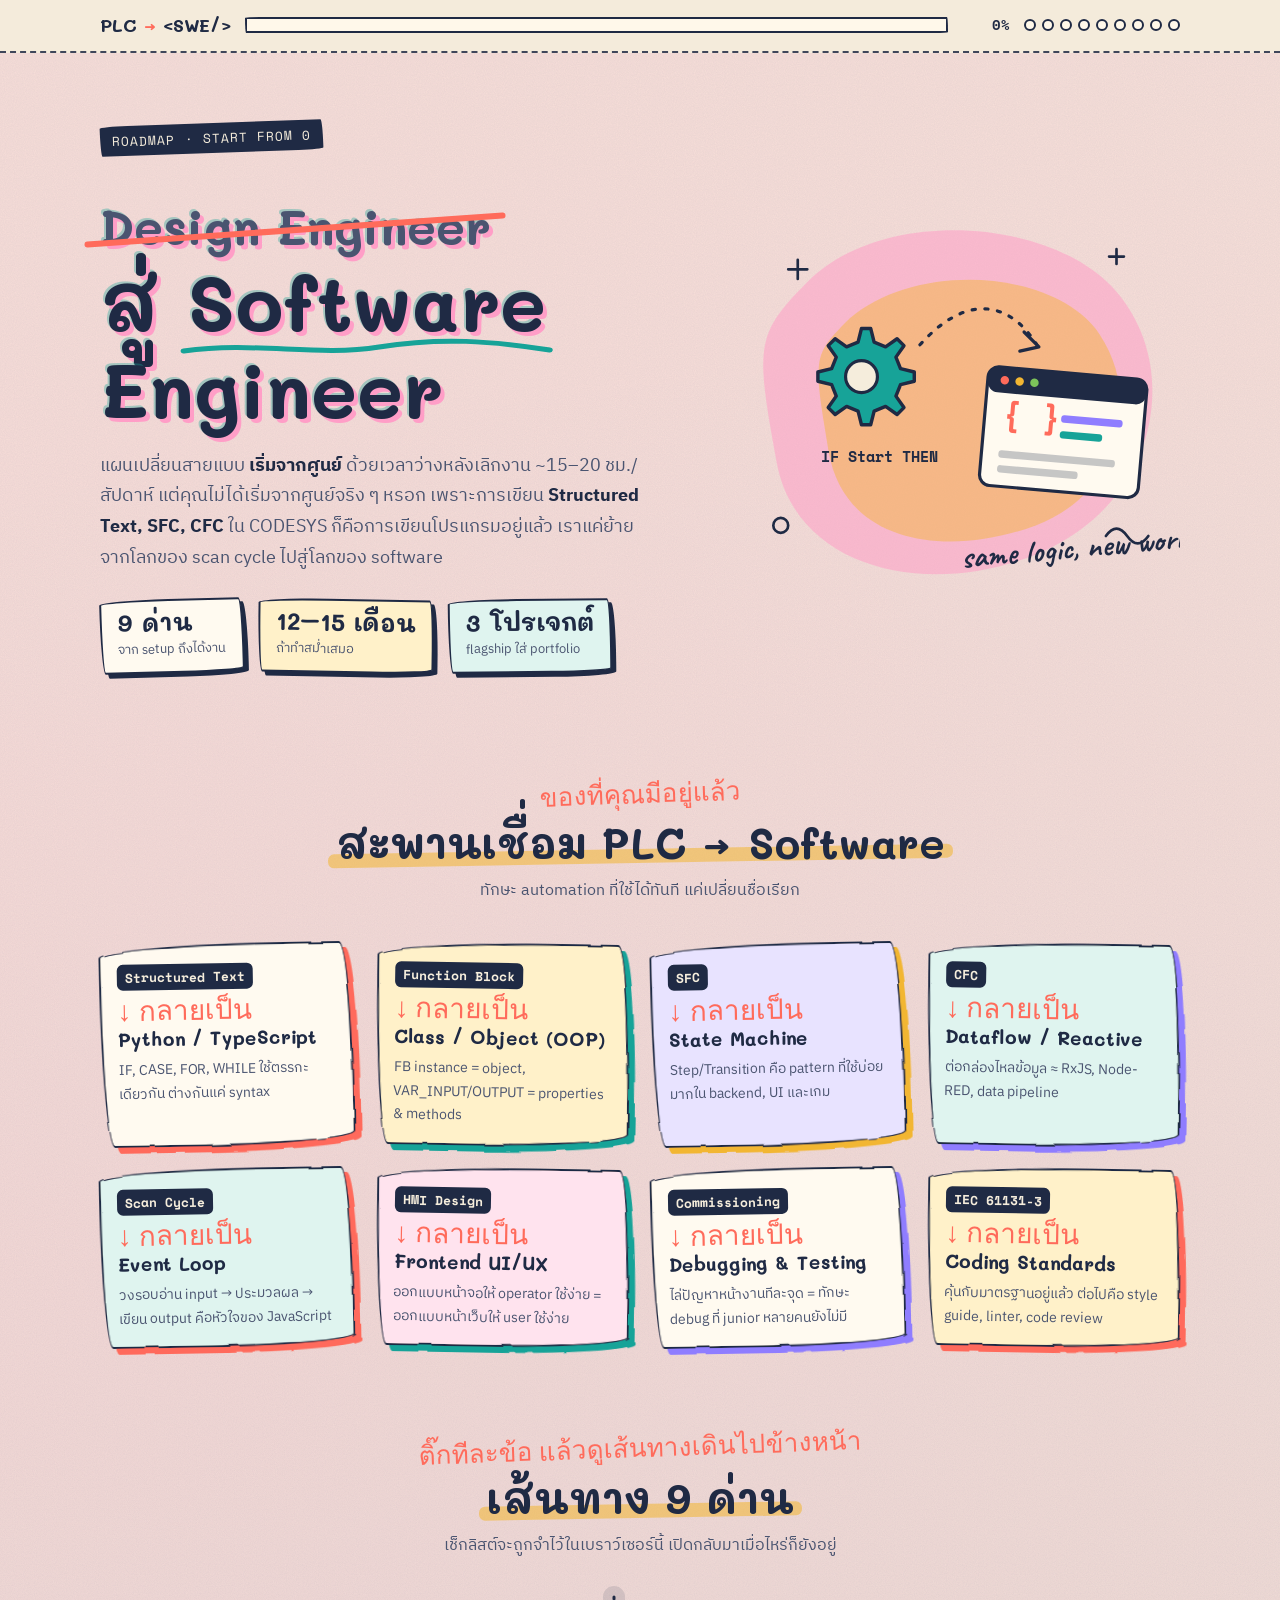
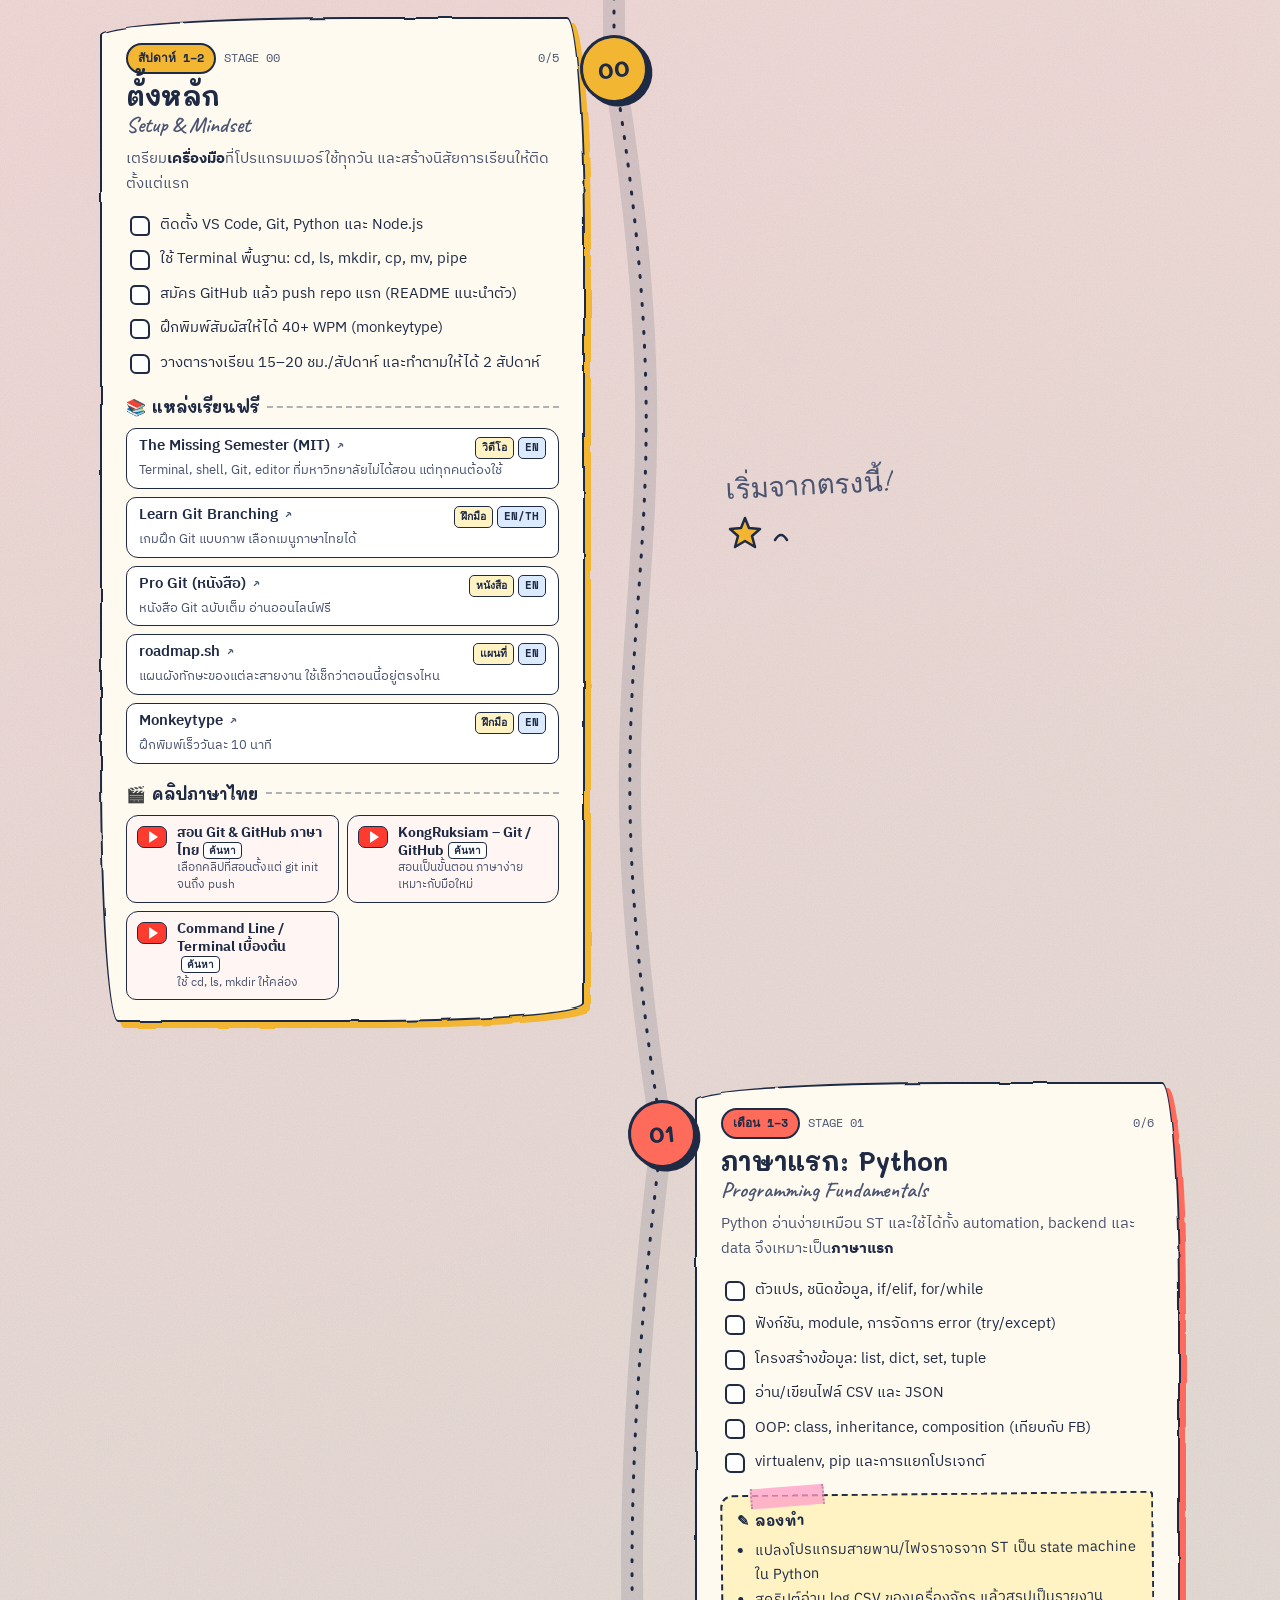
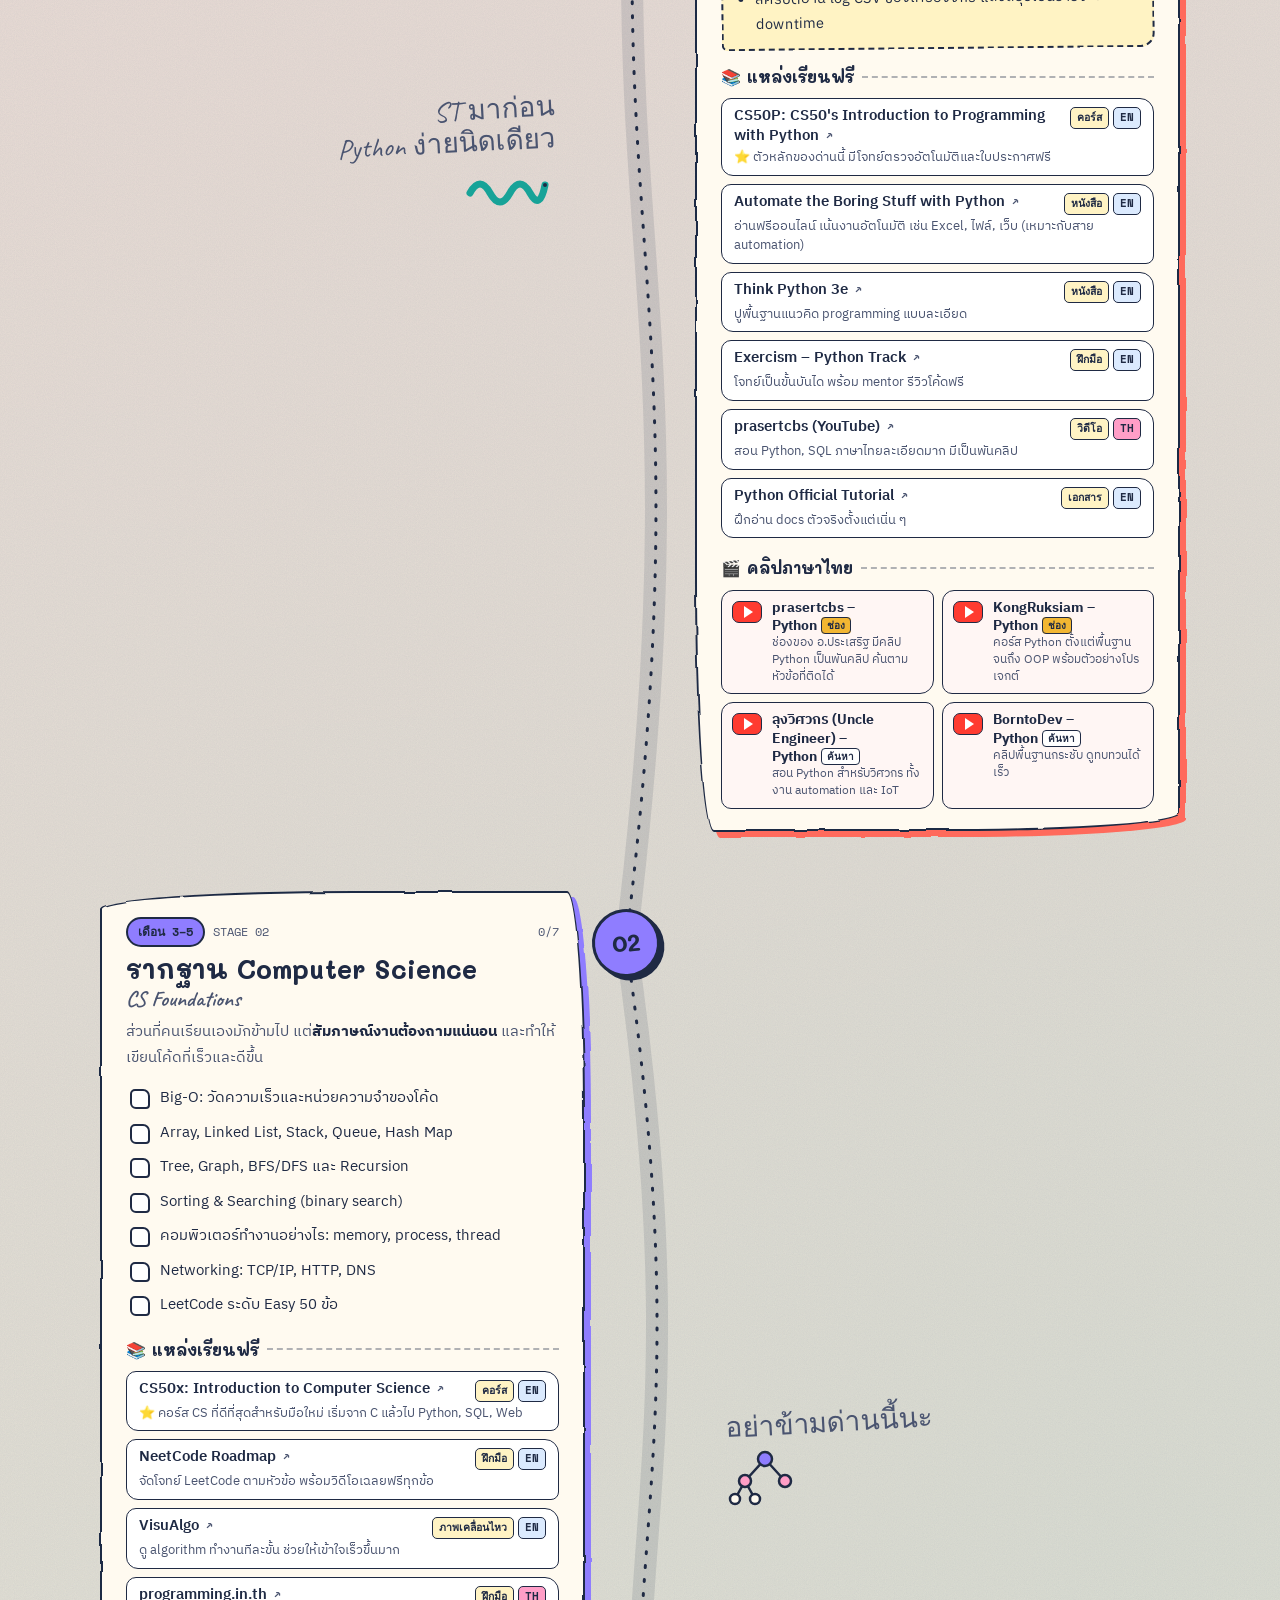
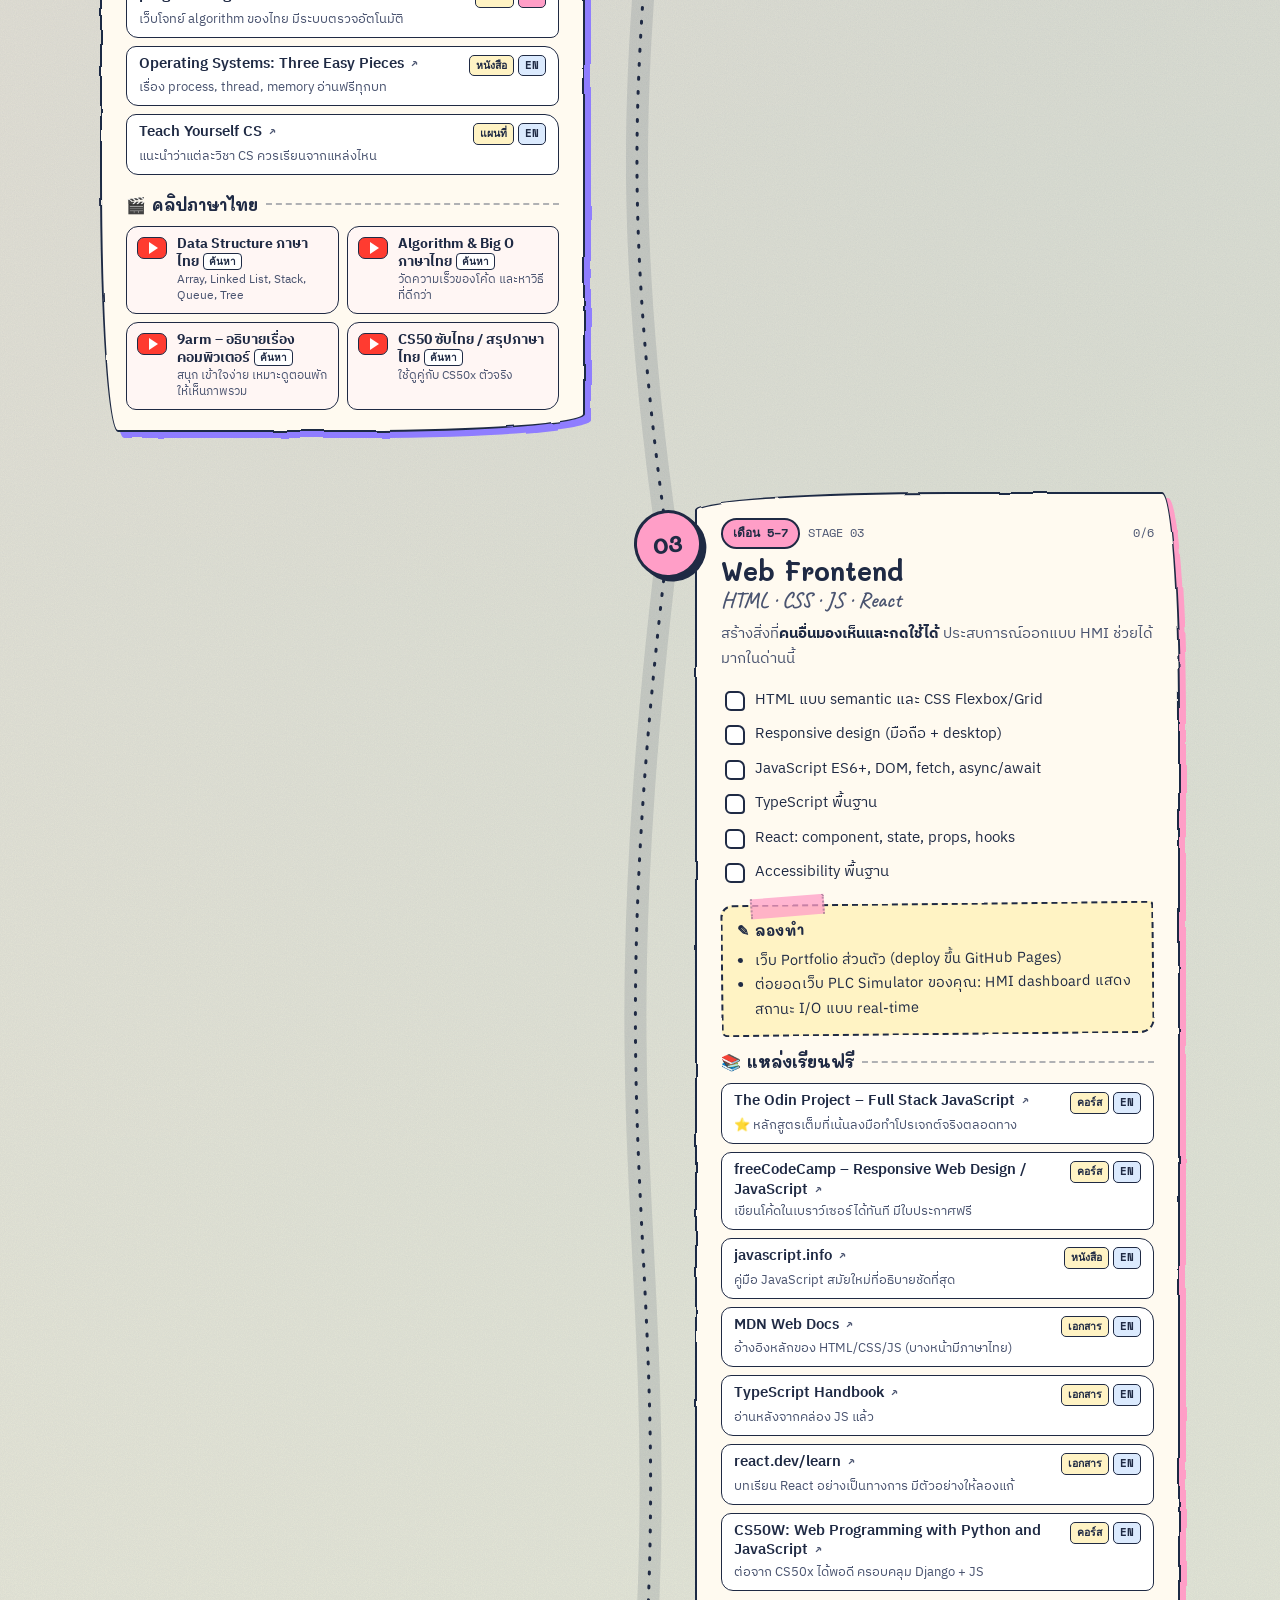
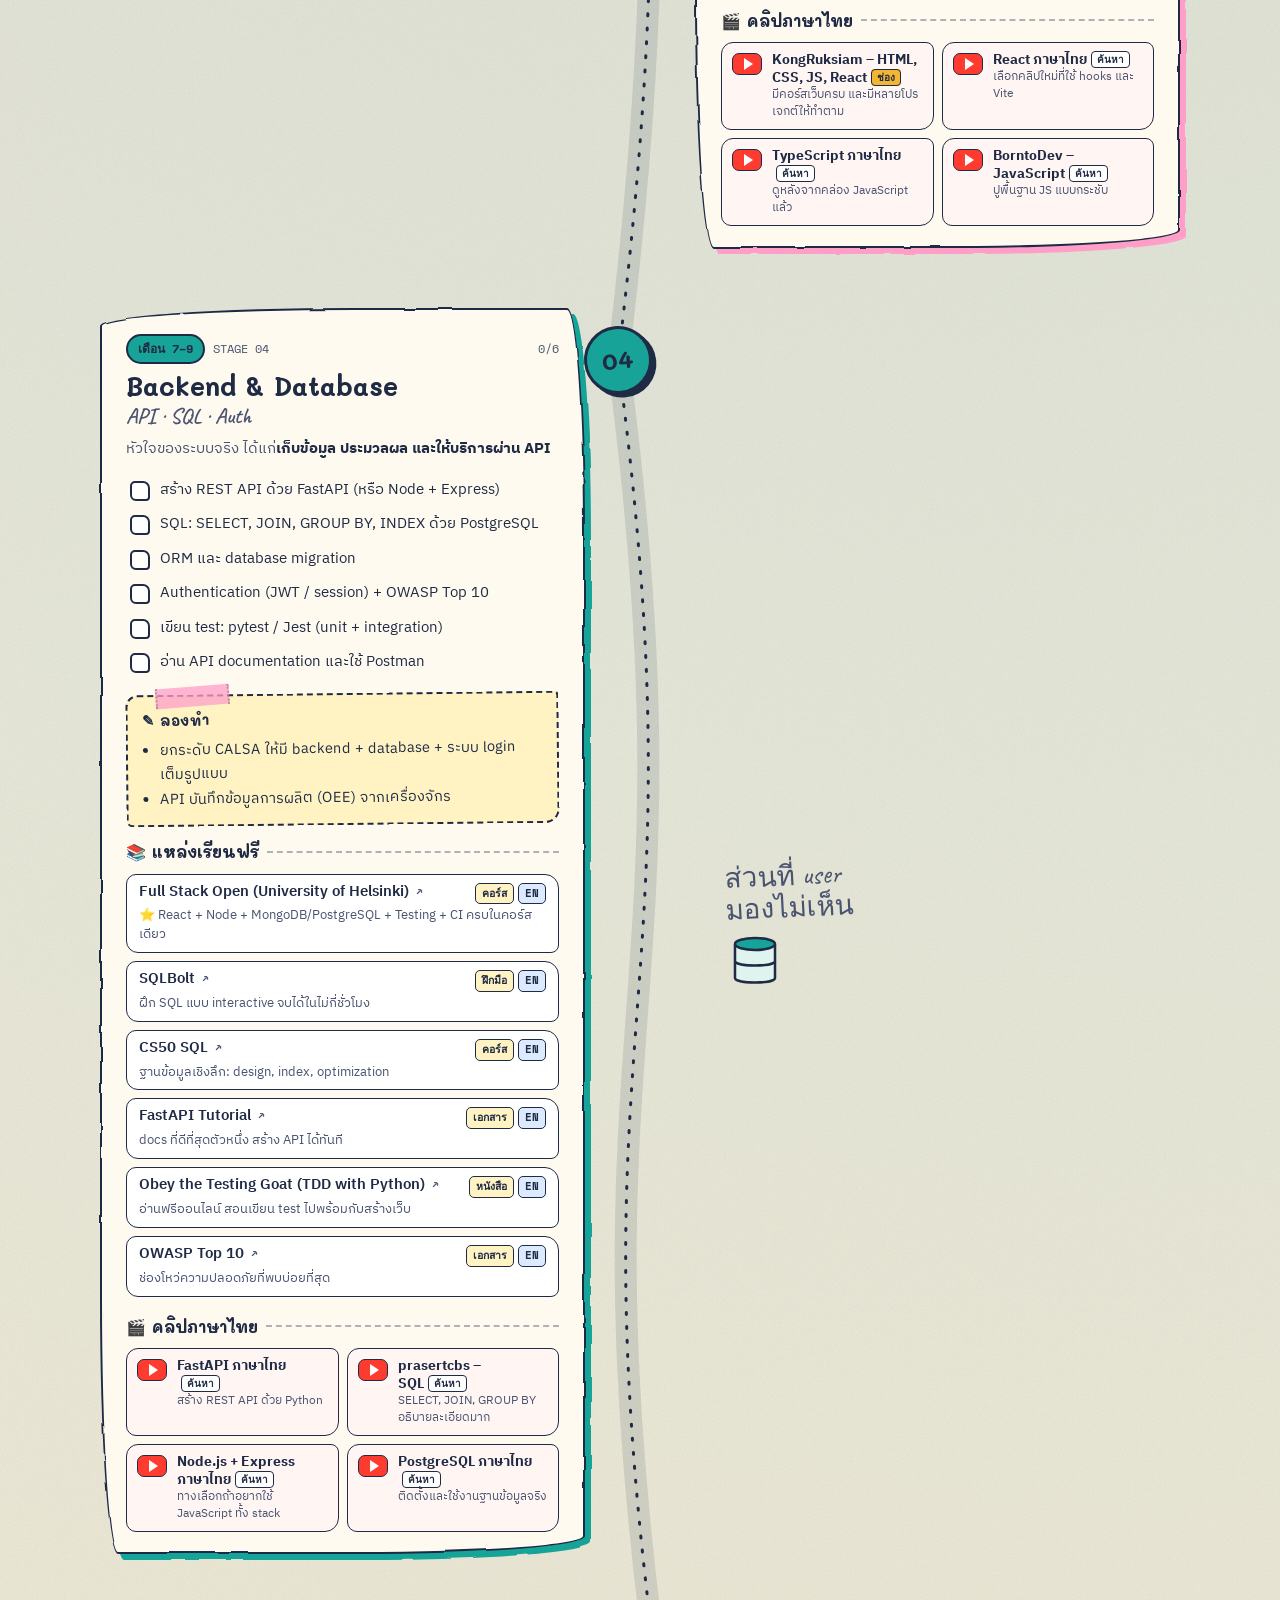
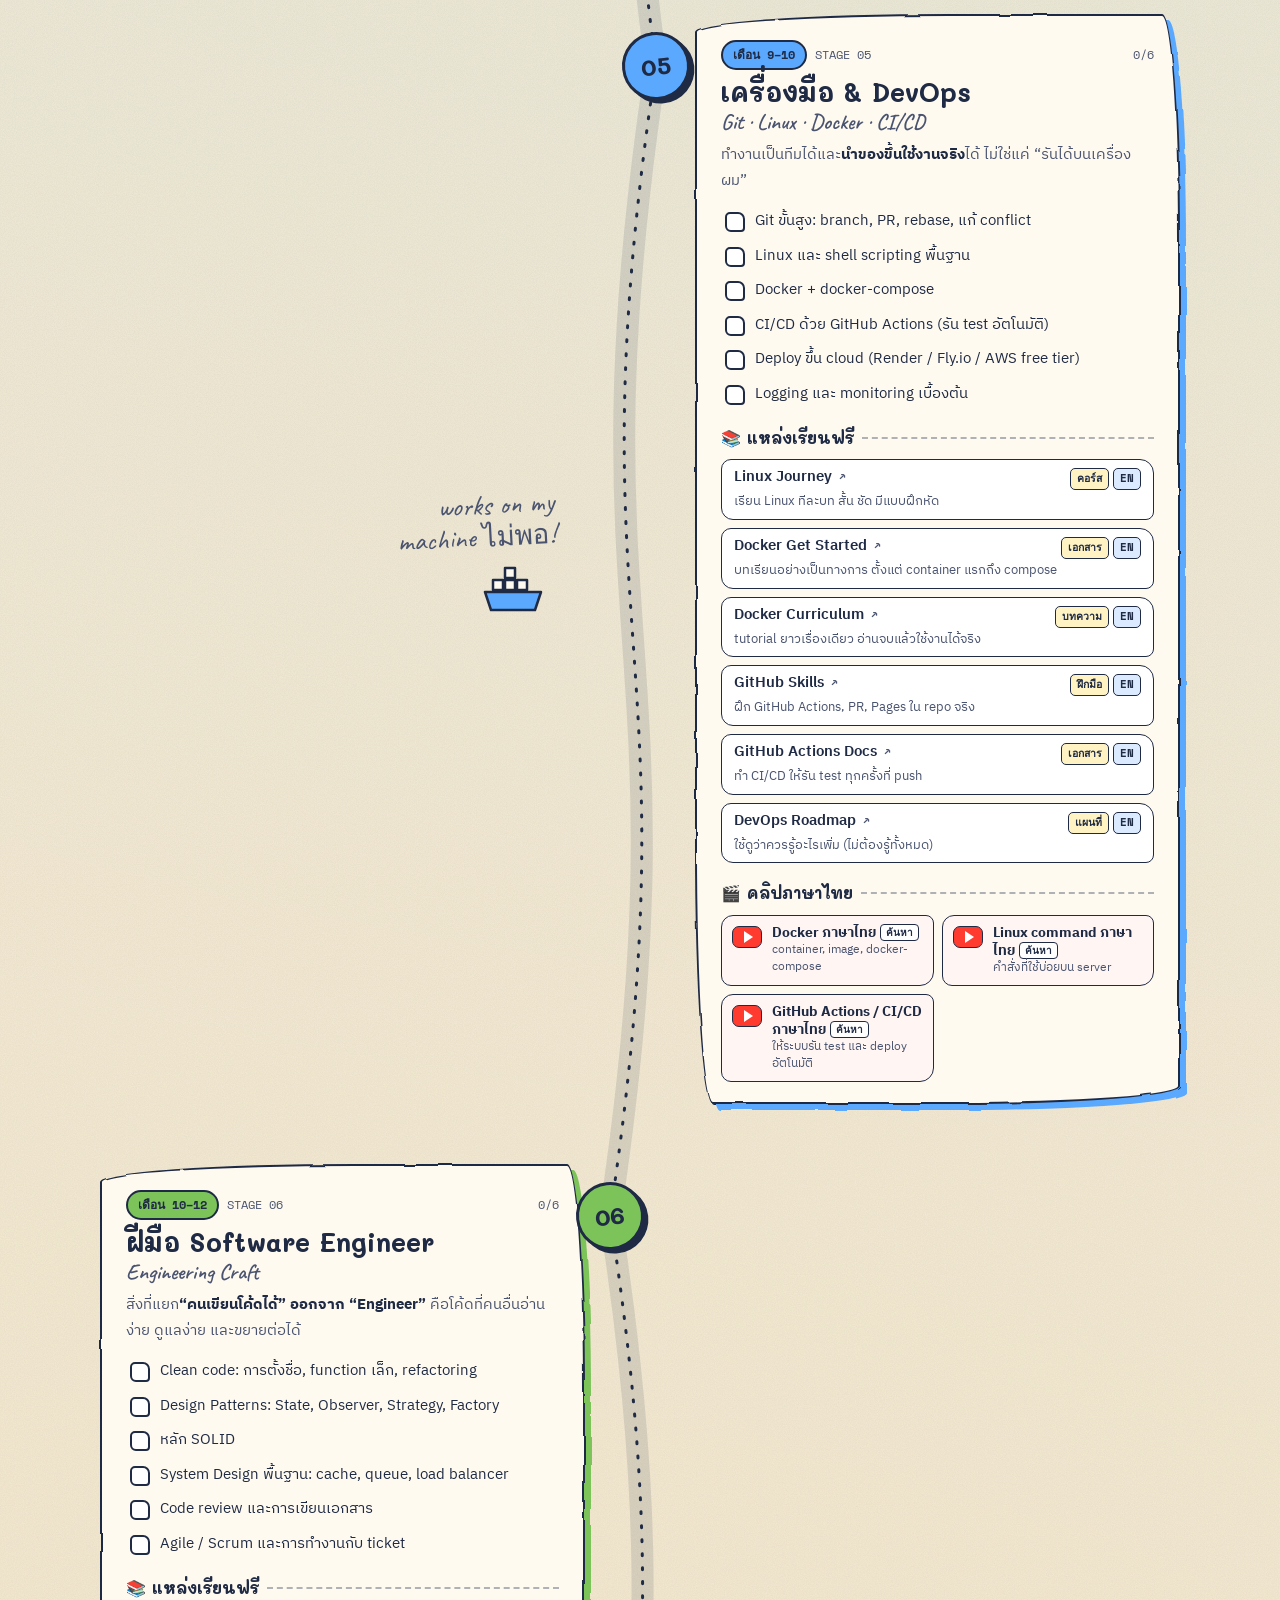
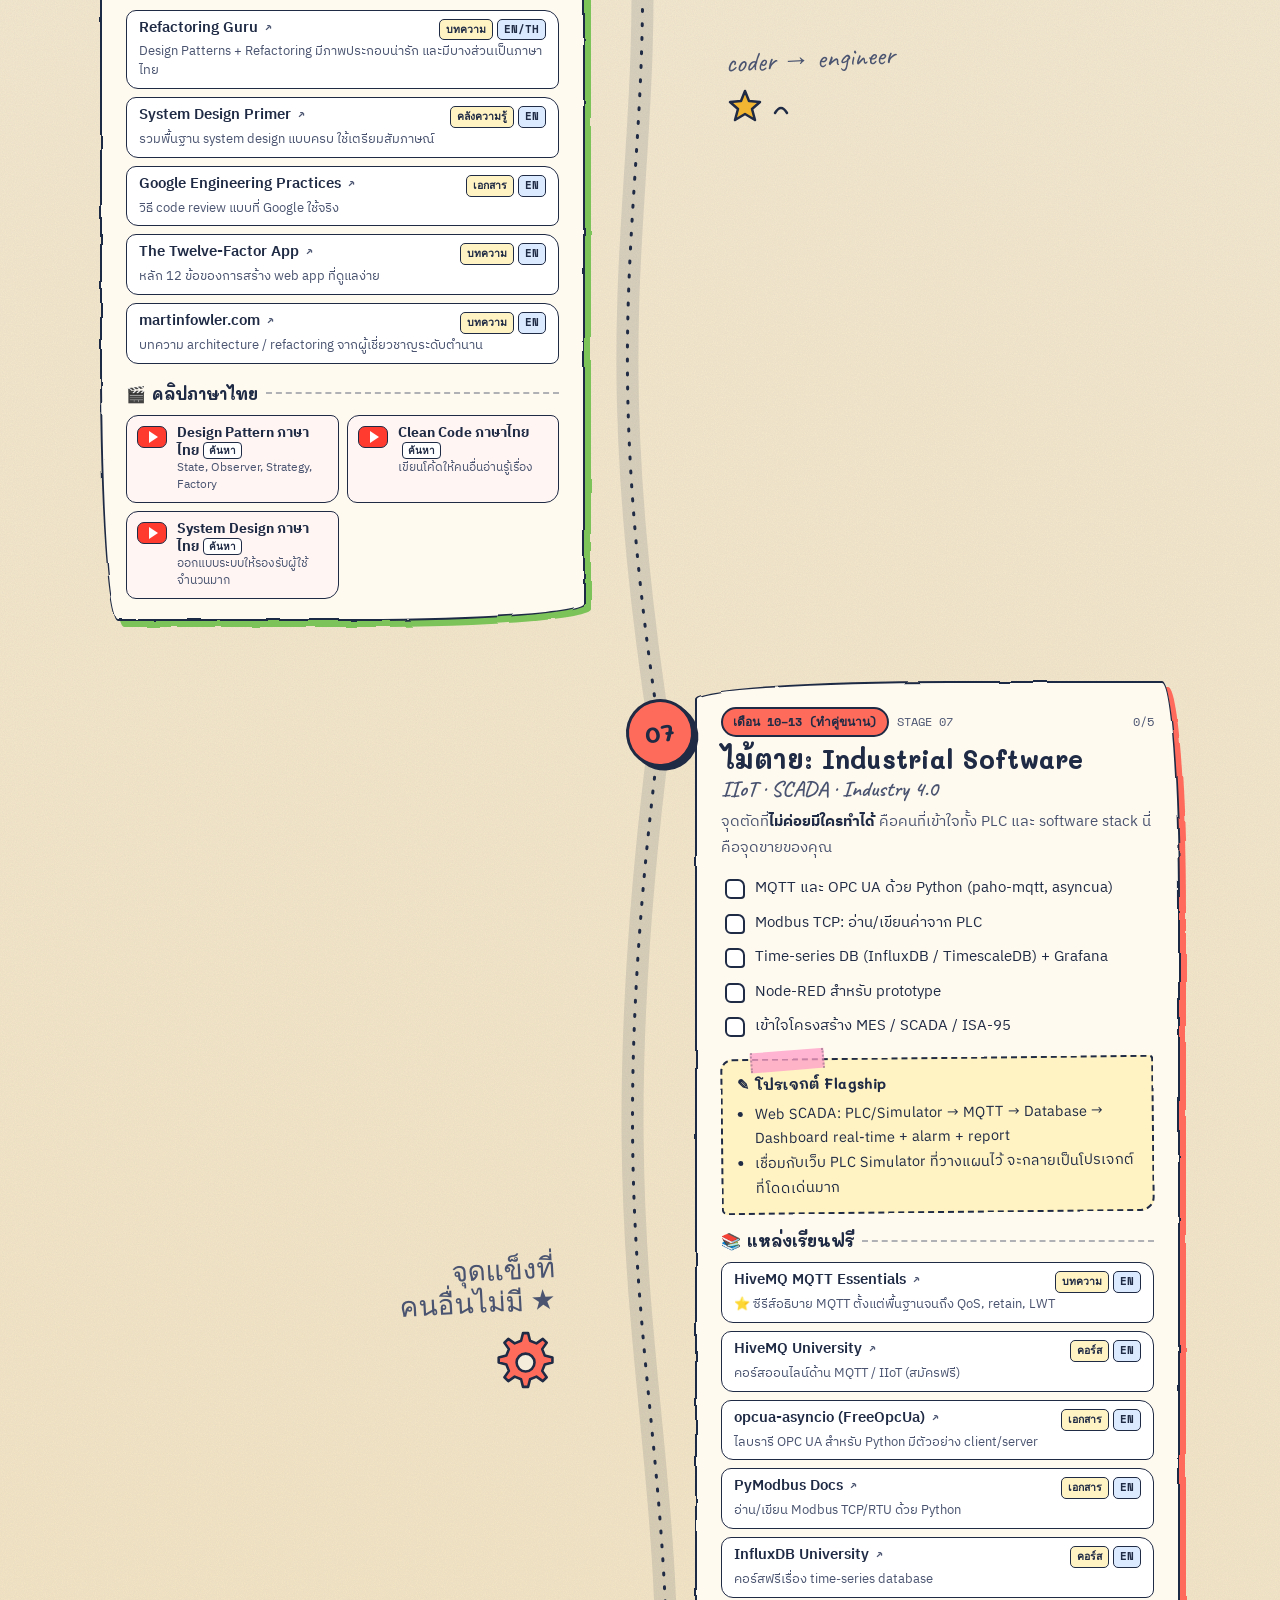
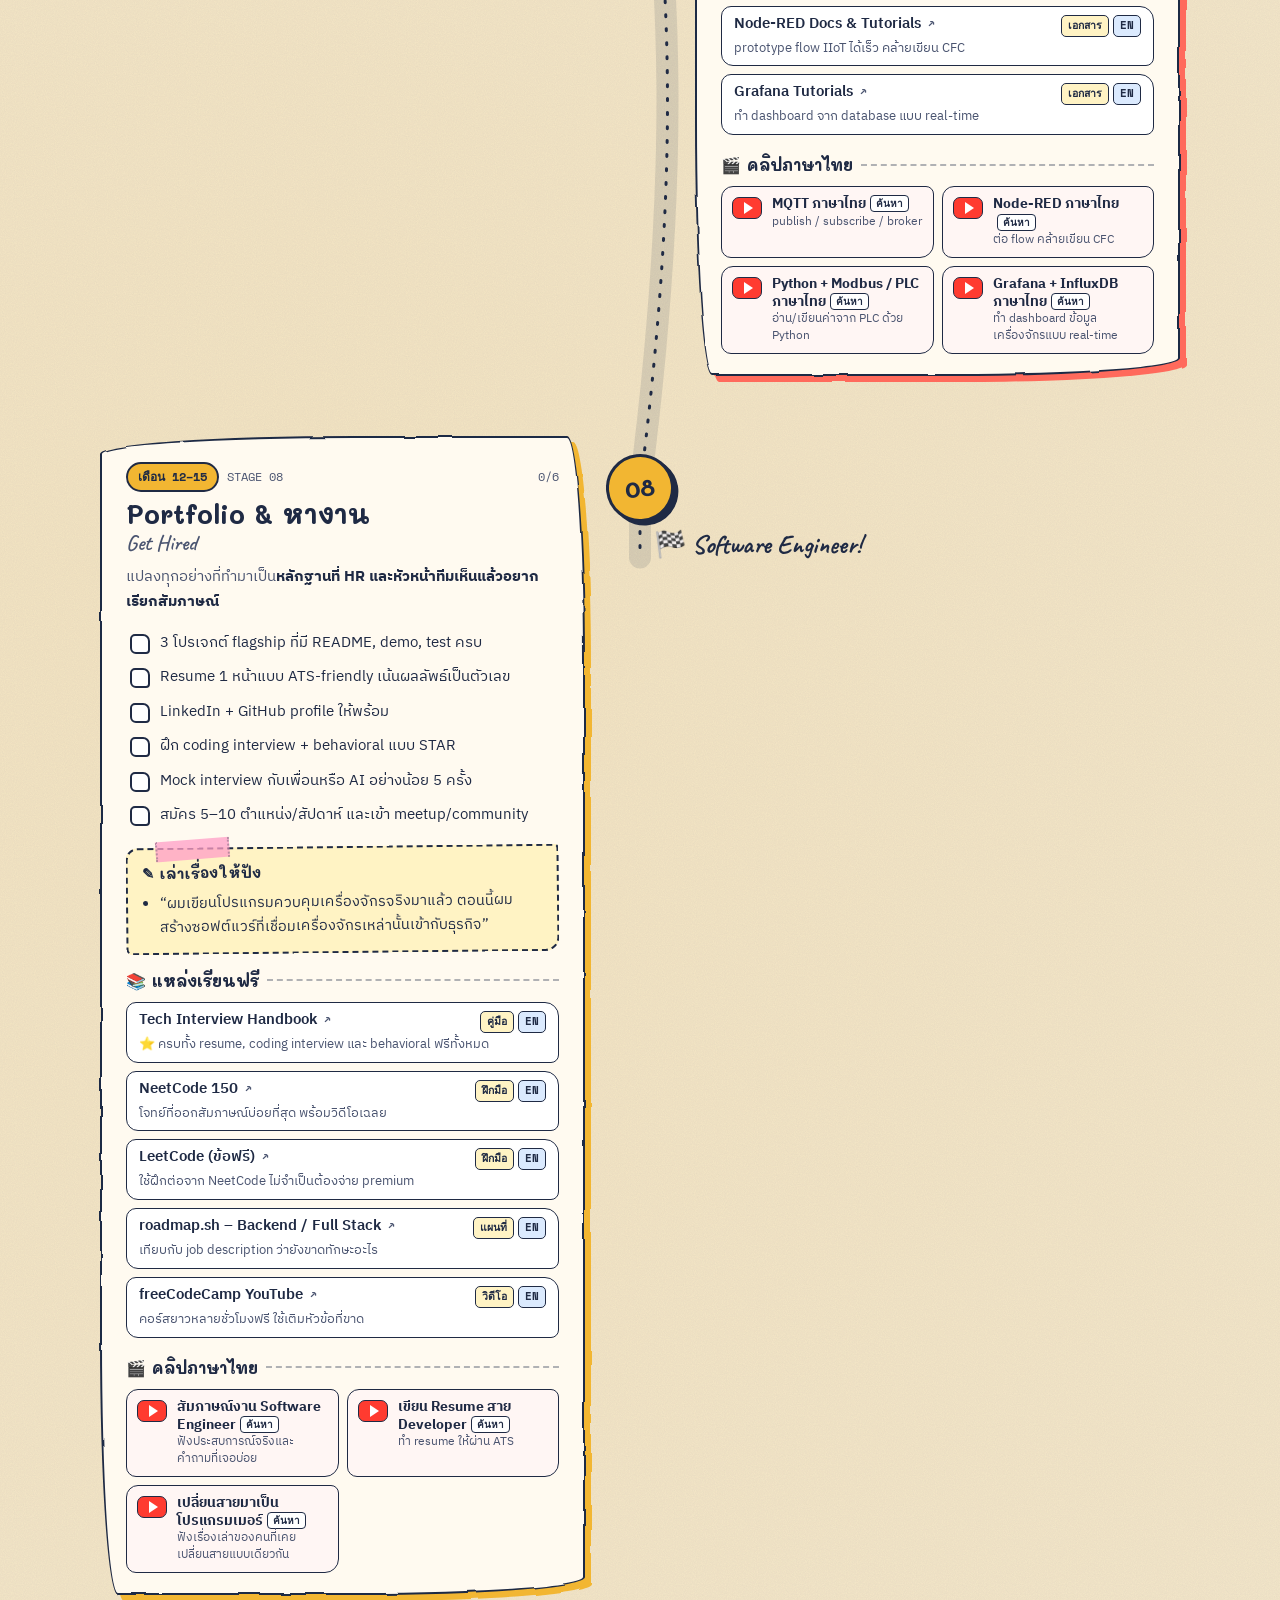
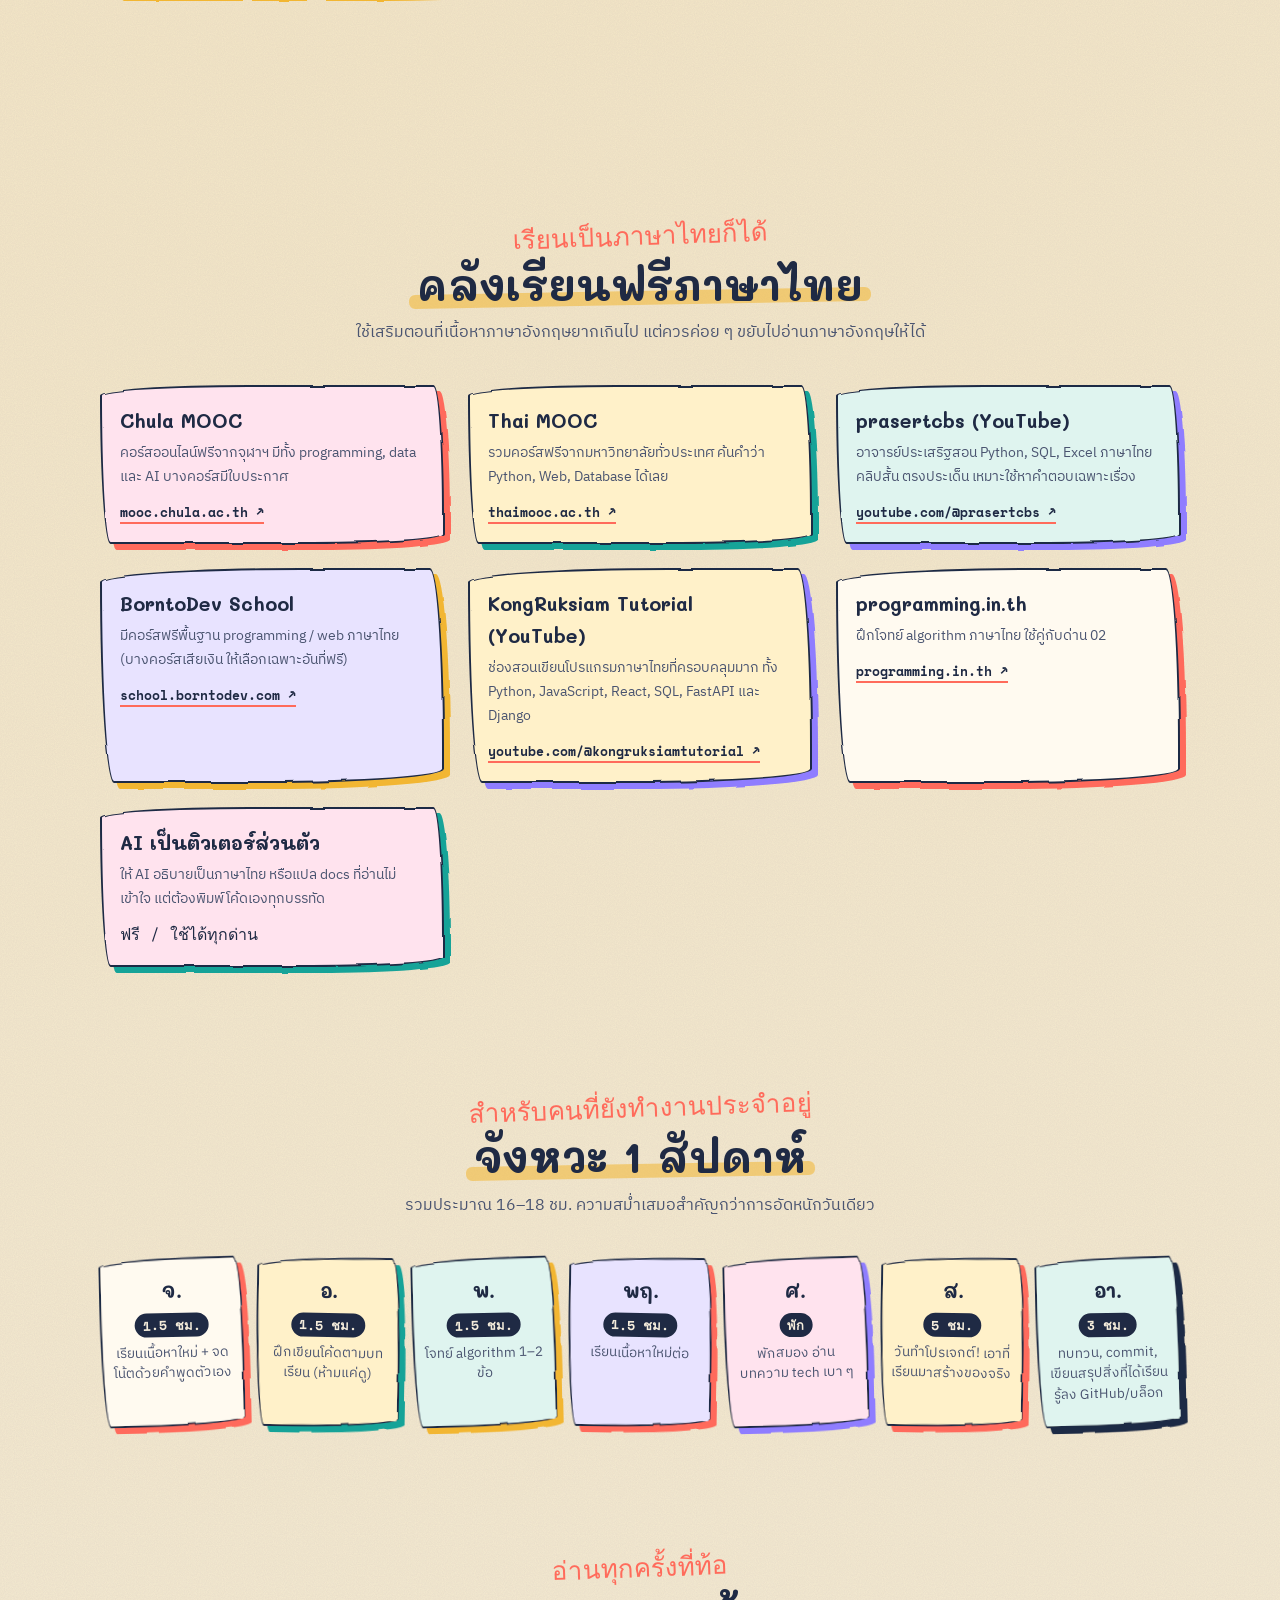
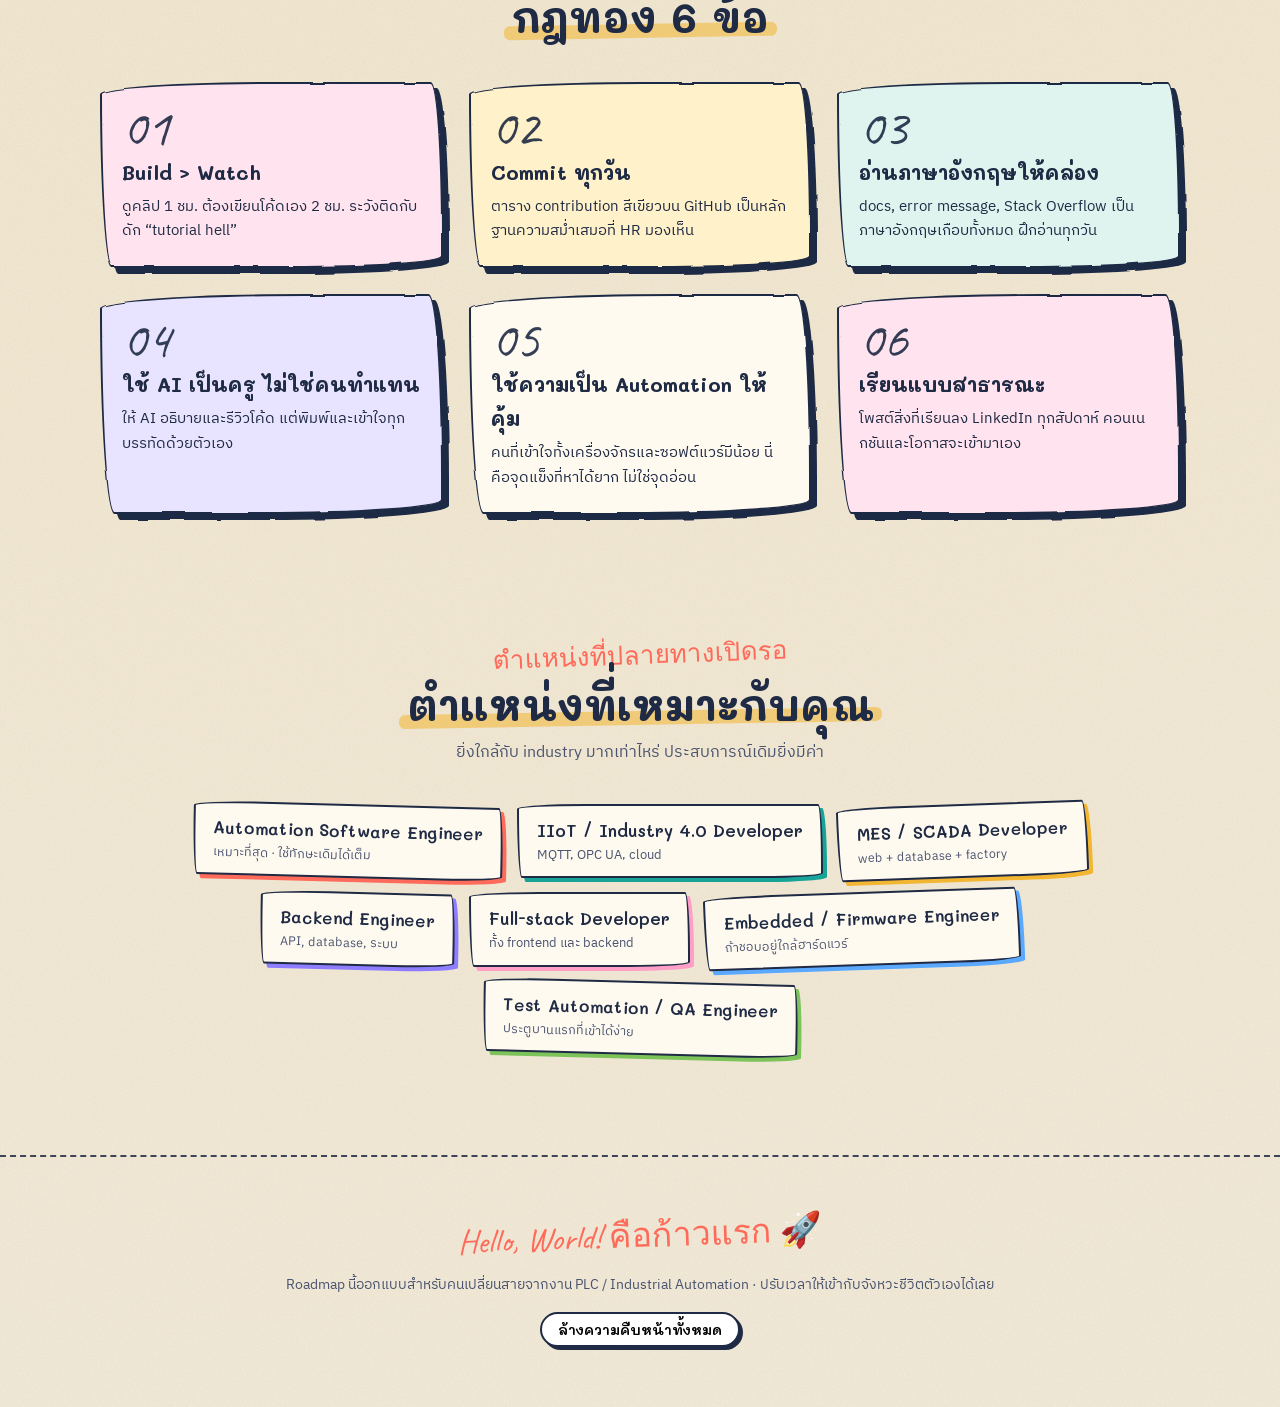
<file: software-engineer-roadmap.html>
<!DOCTYPE html>
<html lang="th">
<head>
<meta charset="UTF-8">
<meta name="viewport" content="width=device-width, initial-scale=1">
<title>Roadmap สู่ Software Engineer</title>
<meta name="description" content="เส้นทางเปลี่ยนสายจาก Design Engineer (PLC/Automation) สู่ Software Engineer เริ่มจากศูนย์">
<link rel="preconnect" href="https://fonts.googleapis.com">
<link rel="preconnect" href="https://fonts.gstatic.com" crossorigin>
<link href="https://fonts.googleapis.com/css2?family=Mali:wght@500;600;700&family=IBM+Plex+Sans+Thai:wght@400;500;600&family=Caveat:wght@600;700&family=Space+Mono:wght@400;700&display=swap" rel="stylesheet">
<style>
:root{
  color-scheme: light;
  --paper:#f5eddc;
  --paper-2:#efe4cc;
  --ink:#1f2a44;
  --ink-soft:#4a5470;
  --coral:#ff6b5b;
  --teal:#17a398;
  --mustard:#f2b632;
  --lilac:#8f7dff;
  --pink:#ff9ec7;
  --sky:#5aa9ff;
  --leaf:#7cc35a;
  --line: rgba(31,42,68,.85);
  --sketch: 255px 18px 225px 18px / 18px 225px 18px 255px;
}
*{box-sizing:border-box;margin:0;padding:0}
html{scroll-behavior:smooth}
body{
  background-color:var(--paper);
  background-image:
    url("data:image/svg+xml;utf8,<svg xmlns='http://www.w3.org/2000/svg' width='220' height='220'><filter id='n'><feTurbulence type='fractalNoise' baseFrequency='.9' numOctaves='3' stitchTiles='stitch'/><feColorMatrix values='0 0 0 0 0.12  0 0 0 0 0.16  0 0 0 0 0.27  0 0 0 .09 0'/></filter><rect width='100%' height='100%' filter='url(%23n)'/></svg>"),
    radial-gradient(circle at 12% 8%, rgba(255,158,199,.25), transparent 40%),
    radial-gradient(circle at 90% 30%, rgba(23,163,152,.14), transparent 40%),
    radial-gradient(circle at 20% 75%, rgba(242,182,50,.16), transparent 40%);
  color:var(--ink);
  font-family:"IBM Plex Sans Thai",system-ui,sans-serif;
  font-size:16px;line-height:1.7;
  overflow-x:hidden;
}
a{color:inherit}
.wrap{max-width:1120px;margin:0 auto;padding:0 20px}
.hand{font-family:"Caveat",cursive}
.mono{font-family:"Space Mono",monospace}

/* ---------- top progress ---------- */
.topbar{
  position:sticky;top:0;z-index:50;
  background:rgba(245,237,220,.92);backdrop-filter:blur(6px);
  border-bottom:2px dashed var(--line);
}
.topbar .wrap{display:flex;align-items:center;gap:14px;padding-top:10px;padding-bottom:10px}
.logo{font-family:"Mali";font-weight:700;font-size:18px;white-space:nowrap}
.logo span{color:var(--coral)}
.meter{flex:1;height:16px;border:2px solid var(--ink);border-radius:var(--sketch);background:#fff8ea;overflow:hidden;position:relative}
.meter i{position:absolute;inset:0 auto 0 0;width:0;background:
  repeating-linear-gradient(-45deg,var(--coral) 0 8px,#ff8a7d 8px 16px);transition:width .5s cubic-bezier(.3,1.4,.5,1)}
.pct{font-family:"Space Mono";font-weight:700;font-size:14px;min-width:48px;text-align:right}
.nav-dots{display:flex;gap:6px}
.nav-dots a{width:12px;height:12px;border-radius:50%;border:2px solid var(--ink);display:block;background:#fff8ea;transition:transform .2s}
.nav-dots a:hover{transform:scale(1.35)}
.nav-dots a.done{background:var(--teal)}
@media (max-width:720px){.nav-dots{display:none}.logo{font-size:15px}}

/* ---------- hero ---------- */
.hero{position:relative;padding:70px 0 40px}
.hero-grid{display:grid;grid-template-columns:1.15fr .85fr;gap:30px;align-items:center}
.kicker{display:inline-block;font-family:"Space Mono";font-size:13px;letter-spacing:.08em;
  background:var(--ink);color:var(--paper);padding:4px 12px;border-radius:var(--sketch);transform:rotate(-2deg)}
h1{
  font-family:"Mali";font-weight:700;font-size:clamp(40px,6.6vw,78px);line-height:1.12;margin:18px 0 18px;
  text-shadow:4px 4px 0 var(--pink), -2px -2px 0 rgba(23,163,152,.35);
}
h1 .strike{position:relative;color:var(--ink-soft);font-size:.62em;display:inline-block}
h1 .strike::after{content:"";position:absolute;left:-4%;right:-4%;top:52%;height:6px;background:var(--coral);transform:rotate(-4deg);border-radius:4px}
h1 .scribble{position:relative;display:inline-block}
h1 .scribble svg{position:absolute;left:-2%;bottom:-14px;width:104%;height:22px;overflow:visible}
.lead{font-size:18px;max-width:560px;color:var(--ink-soft)}
.lead b{color:var(--ink)}
.hero-stats{display:flex;flex-wrap:wrap;gap:14px;margin-top:26px}
.stat{border:2px solid var(--ink);border-radius:var(--sketch);padding:8px 16px;background:#fffaf0;box-shadow:4px 4px 0 var(--ink)}
.stat b{font-family:"Mali";font-size:24px;display:block;line-height:1.1}
.stat small{font-size:13px;color:var(--ink-soft)}
.stat:nth-child(1){transform:rotate(-1.5deg)}
.stat:nth-child(2){transform:rotate(1deg);background:#fff1c9}
.stat:nth-child(3){transform:rotate(-.5deg);background:#dff4ef}
.hero-art{position:relative}
.hero-art svg{width:100%;height:auto;display:block}
.float{animation:float 5s ease-in-out infinite}
.float.d2{animation-delay:-2.5s}
@keyframes float{0%,100%{transform:translateY(0)}50%{transform:translateY(-10px)}}
.spin{transform-origin:center;transform-box:fill-box;animation:spin 14s linear infinite}
@keyframes spin{to{transform:rotate(360deg)}}
@media (max-width:860px){.hero-grid{grid-template-columns:1fr}.hero-art{max-width:420px;margin:0 auto}}

/* ---------- section titles ---------- */
.sec{padding:60px 0}
.sec-head{text-align:center;margin-bottom:38px}
.sec-head h2{font-family:"Mali";font-size:clamp(28px,4vw,42px);line-height:1.25;display:inline-block;position:relative}
.sec-head h2::before{content:"";position:absolute;left:-8px;right:-8px;bottom:6px;height:14px;background:var(--mustard);opacity:.55;z-index:-1;transform:rotate(-1deg);border-radius:6px}
.sec-head p{color:var(--ink-soft);margin-top:8px}
.sec-head .hand{font-size:26px;color:var(--coral);display:block;transform:rotate(-2deg)}

/* ---------- sketch card base ---------- */
.sk{position:relative;isolation:isolate}
.sk::before{
  content:"";position:absolute;inset:0;z-index:-1;
  background:var(--bg,#fffaf0);border:2.5px solid var(--ink);border-radius:var(--sketch);
  box-shadow:6px 6px 0 var(--sh,var(--ink));
  filter:url(#rough);
}

/* ---------- bridge ---------- */
.bridge{display:grid;grid-template-columns:repeat(4,1fr);gap:22px}
.br{padding:20px 18px 18px;transition:transform .25s}
.br:nth-child(odd){transform:rotate(-1deg)}
.br:nth-child(even){transform:rotate(1deg)}
.br:hover{transform:rotate(0) translateY(-4px)}
.br .from{font-family:"Space Mono";font-size:13px;font-weight:700;background:var(--ink);color:var(--paper);display:inline-block;padding:2px 8px;border-radius:6px}
.br .arrow{font-family:"Caveat";font-size:28px;line-height:1;margin:6px 0 2px;color:var(--coral)}
.br .to{font-family:"Mali";font-weight:700;font-size:19px;line-height:1.3}
.br p{font-size:14px;color:var(--ink-soft);margin-top:6px}
@media (max-width:960px){.bridge{grid-template-columns:repeat(2,1fr)}}
@media (max-width:520px){.bridge{grid-template-columns:1fr}}

/* ---------- road ---------- */
.road{position:relative;padding:20px 0 40px}
.road svg.path{position:absolute;left:0;top:0;width:100%;pointer-events:none;overflow:visible}
.stop{display:grid;grid-template-columns:1fr 110px 1fr;align-items:start;margin-bottom:60px;position:relative}
.stop .card{grid-column:1;grid-row:1}
.stop .pin-col{grid-column:2;grid-row:1;display:flex;justify-content:center;padding-top:18px}
.stop:nth-child(even) .card{grid-column:3}
.stop .side-note{grid-column:3;grid-row:1;align-self:center;padding:0 10px 0 30px}
.stop:nth-child(even) .side-note{grid-column:1;text-align:right;padding:0 30px 0 10px}
.pin{
  width:68px;height:68px;border-radius:50%;
  background:var(--c);border:3px solid var(--ink);box-shadow:4px 4px 0 var(--ink);
  display:grid;place-items:center;font-family:"Mali";font-weight:700;font-size:24px;
  position:relative;z-index:2;transition:transform .3s cubic-bezier(.3,1.6,.5,1);
  transform:translateX(var(--wig,0)) rotate(-6deg);
}
.stop.passed .pin{transform:translateX(var(--wig,0)) rotate(4deg) scale(1.06)}
.pin::after{content:"✓";position:absolute;right:-8px;top:-8px;width:26px;height:26px;border-radius:50%;
  background:var(--teal);color:#fff;border:2px solid var(--ink);font-size:14px;display:none;place-items:center}
.stop.complete .pin::after{display:grid}
.side-note .hand{font-size:28px;line-height:1.15;color:var(--ink-soft);display:inline-block;transform:rotate(-3deg)}
.side-note .doodle{display:block;margin-top:6px}
.stop:nth-child(even) .side-note .doodle{margin-left:auto}

.card{padding:26px 26px 22px;--bg:#fffaf0;--sh:var(--c)}
.card .tag{display:flex;flex-wrap:wrap;gap:8px;align-items:center;margin-bottom:6px}
.chip-time{font-family:"Space Mono";font-size:12px;font-weight:700;padding:3px 10px;border:2px solid var(--ink);border-radius:999px;background:var(--c);}
.stage-no{font-family:"Space Mono";font-size:12px;color:var(--ink-soft)}
.card h3{font-family:"Mali";font-size:26px;line-height:1.25;margin:4px 0 6px}
.card h3 small{display:block;font-family:"Caveat";font-size:22px;color:var(--ink-soft);font-weight:600}
.card .why{font-size:15px;color:var(--ink-soft);margin-bottom:14px}
.card .why b{color:var(--ink)}
.checks{list-style:none;display:grid;gap:6px;margin-bottom:16px}
.checks label{display:flex;gap:10px;align-items:flex-start;cursor:pointer;font-size:15px;line-height:1.5;padding:3px 4px;border-radius:8px;transition:background .2s}
.checks label:hover{background:rgba(31,42,68,.05)}
.checks input{appearance:none;-webkit-appearance:none;flex:0 0 20px;width:20px;height:20px;margin-top:2px;border:2px solid var(--ink);border-radius:5px 7px 4px 6px;background:#fff;cursor:pointer;position:relative;transition:background .15s}
.checks input:checked{background:var(--c)}
.checks input:checked::after{content:"";position:absolute;left:5px;top:0px;width:6px;height:11px;border:solid var(--ink);border-width:0 3px 3px 0;transform:rotate(40deg)}
.checks input:checked + span{text-decoration:line-through;text-decoration-color:var(--coral);text-decoration-thickness:2px;color:var(--ink-soft)}
.checks input:focus-visible{outline:3px solid var(--sky);outline-offset:2px}
.project{position:relative;background:#fff3c4;border:2px dashed var(--ink);border-radius:12px 4px 14px 6px;padding:12px 14px 12px 14px;margin-bottom:14px;font-size:14.5px;transform:rotate(-.6deg)}
.project::before{content:"";position:absolute;top:-10px;left:28px;width:70px;height:20px;background:rgba(255,158,199,.75);transform:rotate(-4deg);border-left:2px dotted rgba(31,42,68,.3);border-right:2px dotted rgba(31,42,68,.3)}
.project b{font-family:"Mali"}
.project ul{padding-left:18px;margin-top:4px}
.res-head{font-family:"Mali";font-weight:700;font-size:16px;margin:4px 0 8px;display:flex;align-items:center;gap:8px}
.res-head::after{content:"";flex:1;border-top:2px dashed rgba(31,42,68,.35)}
.res{list-style:none;display:grid;gap:8px}
.res li a{display:grid;grid-template-columns:1fr auto;gap:2px 10px;text-decoration:none;padding:8px 12px;border:1.5px solid var(--ink);border-radius:10px 14px 8px 12px;background:#fff;transition:transform .2s, box-shadow .2s}
.res li a:hover{transform:translate(-2px,-2px) rotate(-.4deg);box-shadow:4px 4px 0 var(--c)}
.res .nm{font-weight:600;font-size:14.5px;line-height:1.35}
.res .nm::after{content:" ↗";font-family:"Space Mono";font-size:11px;color:var(--ink-soft)}
.res .nt{grid-column:1 / -1;font-size:13px;color:var(--ink-soft);line-height:1.45}
.res .bd{display:flex;gap:4px;align-items:flex-start}
.bd span{font-family:"Space Mono";font-size:10.5px;font-weight:700;padding:1px 6px;border:1.5px solid var(--ink);border-radius:5px;white-space:nowrap}
.bd .th{background:var(--pink)}
.bd .en{background:#dbeafe}
.bd .ty{background:#fff3c4}
/* thai lib */
.lib{display:grid;grid-template-columns:repeat(3,1fr);gap:24px}
.lib .sk{padding:20px 20px 18px}
.lib h4{font-family:"Mali";font-size:19px;margin-bottom:4px}
.lib p{font-size:14px;color:var(--ink-soft);margin-bottom:10px}
.lib a.go{font-family:"Space Mono";font-size:12.5px;font-weight:700;text-decoration:none;border-bottom:2px solid var(--coral)}
@media (max-width:860px){.lib{grid-template-columns:1fr}}
.count{font-family:"Space Mono";font-size:12px;margin-left:auto;color:var(--ink-soft)}

@media (max-width:860px){
  .stop,.stop:nth-child(even){grid-template-columns:64px 1fr;margin-bottom:40px}
  .stop .card,.stop:nth-child(even) .card{grid-column:2}
  .stop .pin-col{grid-column:1;padding-top:16px}
  .stop .side-note{display:none}
  .pin{width:50px;height:50px;font-size:18px;--wig:0px !important}
  .card{padding:22px 18px 18px}
  .card h3{font-size:22px}
}

/* ---------- rhythm ---------- */
.week{display:grid;grid-template-columns:repeat(7,1fr);gap:12px}
.day{padding:16px 12px;text-align:center;min-height:170px;display:flex;flex-direction:column;gap:6px}
.day .d{font-family:"Mali";font-weight:700;font-size:20px}
.day .h{font-family:"Space Mono";font-size:13px;font-weight:700;background:var(--ink);color:var(--paper);border-radius:999px;padding:1px 8px;align-self:center}
.day p{font-size:13.5px;color:var(--ink-soft);line-height:1.5}
.day:nth-child(odd){transform:rotate(-1.2deg)}
.day:nth-child(even){transform:rotate(1deg)}
@media (max-width:900px){.week{grid-template-columns:repeat(2,1fr)}.day{min-height:auto}}

/* ---------- rules ---------- */
.rules{display:grid;grid-template-columns:repeat(3,1fr);gap:26px}
.rule{padding:24px 22px;--bg:var(--rb)}
.rule .n{font-family:"Caveat";font-size:54px;line-height:.8;color:var(--ink);opacity:.9}
.rule h4{font-family:"Mali";font-size:20px;margin:6px 0}
.rule p{font-size:14.5px;color:var(--ink)}
@media (max-width:860px){.rules{grid-template-columns:1fr}}

/* ---------- careers ---------- */
.jobs{display:flex;flex-wrap:wrap;gap:14px;justify-content:center}
.job{font-family:"Mali";font-weight:600;font-size:17px;padding:10px 18px;border:2.5px solid var(--ink);border-radius:var(--sketch);background:#fffaf0;box-shadow:4px 4px 0 var(--jc,var(--ink));transition:transform .2s}
.job:nth-child(3n){transform:rotate(-2deg)}
.job:nth-child(3n+1){transform:rotate(1.5deg)}
.job:hover{transform:rotate(0) scale(1.05)}
.job small{display:block;font-family:"IBM Plex Sans Thai";font-weight:400;font-size:12.5px;color:var(--ink-soft)}

footer{padding:50px 0 60px;text-align:center;border-top:2px dashed var(--line);margin-top:40px}
footer .hand{font-size:34px;color:var(--coral);transform:rotate(-2deg);display:inline-block}
footer p{font-size:14px;color:var(--ink-soft);margin-top:8px}
.btn{font-family:"Mali";font-weight:600;font-size:14px;cursor:pointer;border:2px solid var(--ink);background:#fff;border-radius:999px;padding:6px 16px;margin-top:16px;box-shadow:3px 3px 0 var(--ink);transition:transform .15s}
.btn:hover{transform:translate(-1px,-1px)}
.btn:active{transform:translate(3px,3px);box-shadow:0 0 0 var(--ink)}

/* reveal */
.js .reveal{opacity:0;transform:translateY(30px)}
.js .reveal.in{opacity:1;transform:none;transition:opacity .7s ease, transform .7s cubic-bezier(.2,.9,.3,1.2)}

/* confetti */
.confetti{position:fixed;pointer-events:none;z-index:99;font-size:22px;animation:pop 1.1s ease-out forwards}
@keyframes pop{0%{opacity:1;transform:translate(0,0) rotate(0)}100%{opacity:0;transform:translate(var(--dx),var(--dy)) rotate(var(--r))}}

@media (prefers-reduced-motion:reduce){*{animation:none!important;transition:none!important}}

/* thai videos */
.vid-head{font-family:"Mali";font-weight:700;font-size:16px;margin:16px 0 8px;display:flex;align-items:center;gap:8px}
.vid-head::after{content:"";flex:1;border-top:2px dashed rgba(31,42,68,.35)}
.vids{list-style:none;display:grid;grid-template-columns:1fr 1fr;gap:8px}
.vids a{display:flex;gap:10px;align-items:flex-start;text-decoration:none;padding:8px 10px;border:1.5px solid var(--ink);border-radius:12px 8px 14px 10px;background:#fff6f4;transition:transform .2s, box-shadow .2s;height:100%}
.vids a:hover{transform:translate(-2px,-2px) rotate(.4deg);box-shadow:4px 4px 0 #ff3b30}
.vids .play{flex:0 0 30px;height:22px;border-radius:7px;background:#ff3b30;border:1.5px solid var(--ink);position:relative;margin-top:2px}
.vids .play::after{content:"";position:absolute;left:11px;top:4px;border-left:9px solid #fff;border-top:6px solid transparent;border-bottom:6px solid transparent}
.vids b{display:block;font-size:13.5px;line-height:1.35}
.vids small{display:block;font-size:12px;color:var(--ink-soft);line-height:1.4}
.vids .kind{font-family:"Space Mono";font-size:10px;font-weight:700;padding:0 5px;border:1.2px solid var(--ink);border-radius:4px;margin-left:4px;vertical-align:1px;background:#fff}
.vids .kind.ch{background:var(--mustard)}
@media (max-width:560px){.vids{grid-template-columns:1fr}}
</style>
</head>
<body>

<!-- hand-drawn wobble filter -->
<svg width="0" height="0" style="position:absolute" aria-hidden="true">
  <filter id="rough"><feTurbulence type="fractalNoise" baseFrequency="0.03" numOctaves="2" seed="4"/><feDisplacementMap in="SourceGraphic" scale="3.2"/></filter>
</svg>

<div class="topbar">
  <div class="wrap">
    <div class="logo">PLC <span>→</span> &lt;SWE/&gt;</div>
    <div class="meter" aria-label="ความคืบหน้า"><i id="bar"></i></div>
    <div class="pct" id="pct">0%</div>
    <nav class="nav-dots" id="dots" aria-label="ไปยังด่าน"></nav>
  </div>
</div>

<header class="hero">
  <div class="wrap hero-grid">
    <div>
      <span class="kicker">ROADMAP · START FROM 0</span>
      <h1>
        <span class="strike">Design Engineer</span><br>
        สู่ <span class="scribble">Software
          <svg viewBox="0 0 300 22" preserveAspectRatio="none" aria-hidden="true"><path d="M3 14 C 60 4, 110 20, 160 10 S 250 4, 297 13" fill="none" stroke="#17a398" stroke-width="5" stroke-linecap="round"/></svg>
        </span><br>Engineer
      </h1>
      <p class="lead">แผนเปลี่ยนสายแบบ <b>เริ่มจากศูนย์</b> ด้วยเวลาว่างหลังเลิกงาน ~15–20 ชม./สัปดาห์ แต่คุณไม่ได้เริ่มจากศูนย์จริง ๆ หรอก เพราะการเขียน <b>Structured Text, SFC, CFC</b> ใน CODESYS ก็คือการเขียนโปรแกรมอยู่แล้ว เราแค่ย้ายจากโลกของ scan cycle ไปสู่โลกของ software</p>
      <div class="hero-stats">
        <div class="stat"><b>9 ด่าน</b><small>จาก setup ถึงได้งาน</small></div>
        <div class="stat"><b>12–15 เดือน</b><small>ถ้าทำสม่ำเสมอ</small></div>
        <div class="stat"><b>3 โปรเจกต์</b><small>flagship ใส่ portfolio</small></div>
      </div>
    </div>
    <div class="hero-art" aria-hidden="true">
      <svg viewBox="0 0 420 380">
        <!-- blob bg -->
        <path d="M70 80 C 140 10, 300 20, 360 90 S 400 280, 300 330 S 60 360, 40 250 S 20 130, 70 80Z" fill="#ff9ec7" opacity=".55"/>
        <path d="M95 105 C 160 50, 290 60, 330 120 S 350 270, 270 300 S 90 320, 75 230 S 60 140, 95 105Z" fill="#f2b632" opacity=".45" transform="translate(14 10)"/>
        <!-- gear -->
        <g class="float">
          <g class="spin" transform="translate(120 170)">
            <g transform="translate(-50 -50)">
              <path d="M50 8 l8 0 3 12 10 4 10-7 6 6-7 10 4 10 12 3 0 8-12 3-4 10 7 10-6 6-10-7-10 4-3 12-8 0-3-12-10-4-10 7-6-6 7-10-4-10-12-3 0-8 12-3 4-10-7-10 6-6 10 7 10-4z" fill="#17a398" stroke="#1f2a44" stroke-width="3" stroke-linejoin="round" transform="translate(-4 -4) scale(1.08)"/>
              <circle cx="50" cy="50" r="15" fill="#f5eddc" stroke="#1f2a44" stroke-width="3"/>
            </g>
          </g>
          <text x="82" y="250" font-family="Space Mono" font-size="14" font-weight="700" fill="#1f2a44">IF Start THEN</text>
        </g>
        <!-- dashed arrow -->
        <path d="M175 140 C 220 90, 260 100, 285 140" fill="none" stroke="#1f2a44" stroke-width="3" stroke-dasharray="3 9" stroke-linecap="round"/>
        <path d="M273 128 l14 14 -18 4" fill="none" stroke="#1f2a44" stroke-width="3" stroke-linecap="round" stroke-linejoin="round"/>
        <!-- code window -->
        <g class="float d2">
          <g transform="translate(240 160) rotate(5)">
            <rect x="0" y="0" width="150" height="112" rx="10" fill="#fffaf0" stroke="#1f2a44" stroke-width="3"/>
            <rect x="0" y="0" width="150" height="24" rx="10" fill="#1f2a44"/>
            <circle cx="16" cy="12" r="4" fill="#ff6b5b"/><circle cx="30" cy="12" r="4" fill="#f2b632"/><circle cx="44" cy="12" r="4" fill="#7cc35a"/>
            <text x="16" y="56" font-family="Space Mono" font-size="30" font-weight="700" fill="#ff6b5b">{ }</text>
            <rect x="72" y="40" width="58" height="7" rx="3" fill="#8f7dff"/>
            <rect x="72" y="55" width="40" height="7" rx="3" fill="#17a398"/>
            <rect x="16" y="78" width="110" height="7" rx="3" fill="#1f2a44" opacity=".25"/>
            <rect x="16" y="92" width="76" height="7" rx="3" fill="#1f2a44" opacity=".25"/>
          </g>
        </g>
        <!-- doodles -->
        <g stroke="#1f2a44" stroke-width="2.5" fill="none" stroke-linecap="round">
          <path d="M60 60 l0 18 M51 69 l18 0"/>
          <path d="M360 50 l0 14 M353 57 l14 0"/>
          <path d="M350 320 q10 -14 20 0 t20 0"/>
          <circle cx="44" cy="310" r="7"/>
        </g>
        <text x="215" y="350" font-family="Caveat" font-size="30" font-weight="700" fill="#1f2a44" transform="rotate(-5 215 350)">same logic, new world!</text>
      </svg>
    </div>
  </div>
</header>

<!-- ============ BRIDGE ============ -->
<section class="sec" id="bridge">
  <div class="wrap">
    <div class="sec-head">
      <span class="hand">ของที่คุณมีอยู่แล้ว</span>
      <h2>สะพานเชื่อม PLC → Software</h2>
      <p>ทักษะ automation ที่ใช้ได้ทันที แค่เปลี่ยนชื่อเรียก</p>
    </div>
    <div class="bridge">
      <div class="br sk" style="--bg:#fffaf0;--sh:var(--coral)"><span class="from">Structured Text</span><div class="arrow">↓ กลายเป็น</div><div class="to">Python / TypeScript</div><p>IF, CASE, FOR, WHILE ใช้ตรรกะเดียวกัน ต่างกันแค่ syntax</p></div>
      <div class="br sk" style="--bg:#fff1c9;--sh:var(--teal)"><span class="from">Function Block</span><div class="arrow">↓ กลายเป็น</div><div class="to">Class / Object (OOP)</div><p>FB instance = object, VAR_INPUT/OUTPUT = properties & methods</p></div>
      <div class="br sk" style="--bg:#e8e3ff;--sh:var(--mustard)"><span class="from">SFC</span><div class="arrow">↓ กลายเป็น</div><div class="to">State Machine</div><p>Step/Transition คือ pattern ที่ใช้บ่อยมากใน backend, UI และเกม</p></div>
      <div class="br sk" style="--bg:#dff4ef;--sh:var(--lilac)"><span class="from">CFC</span><div class="arrow">↓ กลายเป็น</div><div class="to">Dataflow / Reactive</div><p>ต่อกล่องไหลข้อมูล ≈ RxJS, Node-RED, data pipeline</p></div>
      <div class="br sk" style="--bg:#dff4ef;--sh:var(--coral)"><span class="from">Scan Cycle</span><div class="arrow">↓ กลายเป็น</div><div class="to">Event Loop</div><p>วงรอบอ่าน input → ประมวลผล → เขียน output คือหัวใจของ JavaScript</p></div>
      <div class="br sk" style="--bg:#ffe3ee;--sh:var(--teal)"><span class="from">HMI Design</span><div class="arrow">↓ กลายเป็น</div><div class="to">Frontend UI/UX</div><p>ออกแบบหน้าจอให้ operator ใช้ง่าย = ออกแบบหน้าเว็บให้ user ใช้ง่าย</p></div>
      <div class="br sk" style="--bg:#fffaf0;--sh:var(--lilac)"><span class="from">Commissioning</span><div class="arrow">↓ กลายเป็น</div><div class="to">Debugging & Testing</div><p>ไล่ปัญหาหน้างานทีละจุด = ทักษะ debug ที่ junior หลายคนยังไม่มี</p></div>
      <div class="br sk" style="--bg:#fff1c9;--sh:var(--coral)"><span class="from">IEC 61131-3</span><div class="arrow">↓ กลายเป็น</div><div class="to">Coding Standards</div><p>คุ้นกับมาตรฐานอยู่แล้ว ต่อไปคือ style guide, linter, code review</p></div>
    </div>
  </div>
</section>

<!-- ============ ROAD ============ -->
<section class="sec" id="road" style="padding-top:20px">
  <div class="wrap">
    <div class="sec-head">
      <span class="hand">ติ๊กทีละข้อ แล้วดูเส้นทางเดินไปข้างหน้า</span>
      <h2>เส้นทาง 9 ด่าน</h2>
      <p>เช็กลิสต์จะถูกจำไว้ในเบราว์เซอร์นี้ เปิดกลับมาเมื่อไหร่ก็ยังอยู่</p>
    </div>
    <div class="road" id="roadEl">
      <svg class="path" id="pathSvg" aria-hidden="true"></svg>
      <div id="stops"></div>
    </div>
  </div>
</section>

<!-- ============ THAI LIB ============ -->
<section class="sec" id="thai">
  <div class="wrap">
    <div class="sec-head">
      <span class="hand">เรียนเป็นภาษาไทยก็ได้</span>
      <h2>คลังเรียนฟรีภาษาไทย</h2>
      <p>ใช้เสริมตอนที่เนื้อหาภาษาอังกฤษยากเกินไป แต่ควรค่อย ๆ ขยับไปอ่านภาษาอังกฤษให้ได้</p>
    </div>
    <div class="lib">
      <div class="sk" style="--bg:#ffe3ee;--sh:var(--coral)"><h4>Chula MOOC</h4><p>คอร์สออนไลน์ฟรีจากจุฬาฯ มีทั้ง programming, data และ AI บางคอร์สมีใบประกาศ</p><a class="go" href="https://mooc.chula.ac.th" target="_blank" rel="noopener">mooc.chula.ac.th ↗</a></div>
      <div class="sk" style="--bg:#fff1c9;--sh:var(--teal)"><h4>Thai MOOC</h4><p>รวมคอร์สฟรีจากมหาวิทยาลัยทั่วประเทศ ค้นคำว่า Python, Web, Database ได้เลย</p><a class="go" href="https://thaimooc.ac.th" target="_blank" rel="noopener">thaimooc.ac.th ↗</a></div>
      <div class="sk" style="--bg:#dff4ef;--sh:var(--lilac)"><h4>prasertcbs (YouTube)</h4><p>อาจารย์ประเสริฐสอน Python, SQL, Excel ภาษาไทย คลิปสั้น ตรงประเด็น เหมาะใช้หาคำตอบเฉพาะเรื่อง</p><a class="go" href="https://www.youtube.com/@prasertcbs" target="_blank" rel="noopener">youtube.com/@prasertcbs ↗</a></div>
      <div class="sk" style="--bg:#e8e3ff;--sh:var(--mustard)"><h4>BorntoDev School</h4><p>มีคอร์สฟรีพื้นฐาน programming / web ภาษาไทย (บางคอร์สเสียเงิน ให้เลือกเฉพาะอันที่ฟรี)</p><a class="go" href="https://school.borntodev.com" target="_blank" rel="noopener">school.borntodev.com ↗</a></div>
      <div class="sk" style="--bg:#fff1c9;--sh:var(--lilac)"><h4>KongRuksiam Tutorial (YouTube)</h4><p>ช่องสอนเขียนโปรแกรมภาษาไทยที่ครอบคลุมมาก ทั้ง Python, JavaScript, React, SQL, FastAPI และ Django</p><a class="go" href="https://www.youtube.com/@kongruksiamtutorial" target="_blank" rel="noopener">youtube.com/@kongruksiamtutorial ↗</a></div>
      <div class="sk" style="--bg:#fffaf0;--sh:var(--coral)"><h4>programming.in.th</h4><p>ฝึกโจทย์ algorithm ภาษาไทย ใช้คู่กับด่าน 02</p><a class="go" href="https://programming.in.th" target="_blank" rel="noopener">programming.in.th ↗</a></div>
      <div class="sk" style="--bg:#ffe3ee;--sh:var(--teal)"><h4>AI เป็นติวเตอร์ส่วนตัว</h4><p>ให้ AI อธิบายเป็นภาษาไทย หรือแปล docs ที่อ่านไม่เข้าใจ แต่ต้องพิมพ์โค้ดเองทุกบรรทัด</p><span class="go mono">ฟรี / ใช้ได้ทุกด่าน</span></div>
    </div>
  </div>
</section>

<!-- ============ WEEK ============ -->
<section class="sec" id="week">
  <div class="wrap">
    <div class="sec-head">
      <span class="hand">สำหรับคนที่ยังทำงานประจำอยู่</span>
      <h2>จังหวะ 1 สัปดาห์</h2>
      <p>รวมประมาณ 16–18 ชม. ความสม่ำเสมอสำคัญกว่าการอัดหนักวันเดียว</p>
    </div>
    <div class="week">
      <div class="day sk" style="--bg:#fffaf0;--sh:var(--coral)"><span class="d">จ.</span><span class="h">1.5 ชม.</span><p>เรียนเนื้อหาใหม่ + จดโน้ตด้วยคำพูดตัวเอง</p></div>
      <div class="day sk" style="--bg:#fff1c9;--sh:var(--teal)"><span class="d">อ.</span><span class="h">1.5 ชม.</span><p>ฝึกเขียนโค้ดตามบทเรียน (ห้ามแค่ดู)</p></div>
      <div class="day sk" style="--bg:#dff4ef;--sh:var(--mustard)"><span class="d">พ.</span><span class="h">1.5 ชม.</span><p>โจทย์ algorithm 1–2 ข้อ</p></div>
      <div class="day sk" style="--bg:#e8e3ff;--sh:var(--coral)"><span class="d">พฤ.</span><span class="h">1.5 ชม.</span><p>เรียนเนื้อหาใหม่ต่อ</p></div>
      <div class="day sk" style="--bg:#ffe3ee;--sh:var(--lilac)"><span class="d">ศ.</span><span class="h">พัก</span><p>พักสมอง อ่านบทความ tech เบา ๆ</p></div>
      <div class="day sk" style="--bg:#fff1c9;--sh:var(--coral)"><span class="d">ส.</span><span class="h">5 ชม.</span><p>วันทำโปรเจกต์! เอาที่เรียนมาสร้างของจริง</p></div>
      <div class="day sk" style="--bg:#dff4ef;--sh:var(--ink)"><span class="d">อา.</span><span class="h">3 ชม.</span><p>ทบทวน, commit, เขียนสรุปสิ่งที่ได้เรียนรู้ลง GitHub/บล็อก</p></div>
    </div>
  </div>
</section>

<!-- ============ RULES ============ -->
<section class="sec" id="rules">
  <div class="wrap">
    <div class="sec-head">
      <span class="hand">อ่านทุกครั้งที่ท้อ</span>
      <h2>กฎทอง 6 ข้อ</h2>
    </div>
    <div class="rules">
      <div class="rule sk" style="--rb:#ffe3ee"><div class="n">01</div><h4>Build &gt; Watch</h4><p>ดูคลิป 1 ชม. ต้องเขียนโค้ดเอง 2 ชม. ระวังติดกับดัก “tutorial hell”</p></div>
      <div class="rule sk" style="--rb:#fff1c9"><div class="n">02</div><h4>Commit ทุกวัน</h4><p>ตาราง contribution สีเขียวบน GitHub เป็นหลักฐานความสม่ำเสมอที่ HR มองเห็น</p></div>
      <div class="rule sk" style="--rb:#dff4ef"><div class="n">03</div><h4>อ่านภาษาอังกฤษให้คล่อง</h4><p>docs, error message, Stack Overflow เป็นภาษาอังกฤษเกือบทั้งหมด ฝึกอ่านทุกวัน</p></div>
      <div class="rule sk" style="--rb:#e8e3ff"><div class="n">04</div><h4>ใช้ AI เป็นครู ไม่ใช่คนทำแทน</h4><p>ให้ AI อธิบายและรีวิวโค้ด แต่พิมพ์และเข้าใจทุกบรรทัดด้วยตัวเอง</p></div>
      <div class="rule sk" style="--rb:#fffaf0"><div class="n">05</div><h4>ใช้ความเป็น Automation ให้คุ้ม</h4><p>คนที่เข้าใจทั้งเครื่องจักรและซอฟต์แวร์มีน้อย นี่คือจุดแข็งที่หาได้ยาก ไม่ใช่จุดอ่อน</p></div>
      <div class="rule sk" style="--rb:#ffe3ee"><div class="n">06</div><h4>เรียนแบบสาธารณะ</h4><p>โพสต์สิ่งที่เรียนลง LinkedIn ทุกสัปดาห์ คอนเนกชันและโอกาสจะเข้ามาเอง</p></div>
    </div>
  </div>
</section>

<!-- ============ JOBS ============ -->
<section class="sec" id="jobs">
  <div class="wrap">
    <div class="sec-head">
      <span class="hand">ตำแหน่งที่ปลายทางเปิดรอ</span>
      <h2>ตำแหน่งที่เหมาะกับคุณ</h2>
      <p>ยิ่งใกล้กับ industry มากเท่าไหร่ ประสบการณ์เดิมยิ่งมีค่า</p>
    </div>
    <div class="jobs">
      <div class="job" style="--jc:var(--coral)">Automation Software Engineer<small>เหมาะที่สุด · ใช้ทักษะเดิมได้เต็ม</small></div>
      <div class="job" style="--jc:var(--teal)">IIoT / Industry 4.0 Developer<small>MQTT, OPC UA, cloud</small></div>
      <div class="job" style="--jc:var(--mustard)">MES / SCADA Developer<small>web + database + factory</small></div>
      <div class="job" style="--jc:var(--lilac)">Backend Engineer<small>API, database, ระบบ</small></div>
      <div class="job" style="--jc:var(--pink)">Full-stack Developer<small>ทั้ง frontend และ backend</small></div>
      <div class="job" style="--jc:var(--sky)">Embedded / Firmware Engineer<small>ถ้าชอบอยู่ใกล้ฮาร์ดแวร์</small></div>
      <div class="job" style="--jc:var(--leaf)">Test Automation / QA Engineer<small>ประตูบานแรกที่เข้าได้ง่าย</small></div>
    </div>
  </div>
</section>

<footer>
  <div class="wrap">
    <span class="hand">Hello, World! คือก้าวแรก 🚀</span>
    <p>Roadmap นี้ออกแบบสำหรับคนเปลี่ยนสายจากงาน PLC / Industrial Automation · ปรับเวลาให้เข้ากับจังหวะชีวิตตัวเองได้เลย</p>
    <button class="btn" id="reset">ล้างความคืบหน้าทั้งหมด</button>
  </div>
</footer>

<script>
document.documentElement.classList.add('js');

const STAGES = [
  { no:"00", c:"#f2b632", title:"ตั้งหลัก", en:"Setup & Mindset", time:"สัปดาห์ 1–2",
    why:"เตรียม<b>เครื่องมือ</b>ที่โปรแกรมเมอร์ใช้ทุกวัน และสร้างนิสัยการเรียนให้ติดตั้งแต่แรก",
    note:"เริ่มจากตรงนี้!", doodle:"star",
    checks:["ติดตั้ง VS Code, Git, Python และ Node.js","ใช้ Terminal พื้นฐาน: cd, ls, mkdir, cp, mv, pipe","สมัคร GitHub แล้ว push repo แรก (README แนะนำตัว)","ฝึกพิมพ์สัมผัสให้ได้ 40+ WPM (monkeytype)","วางตารางเรียน 15–20 ชม./สัปดาห์ และทำตามให้ได้ 2 สัปดาห์"],
    project:null,
    res:[
      ["The Missing Semester (MIT)","https://missing.csail.mit.edu","วิดีโอ","EN","Terminal, shell, Git, editor ที่มหาวิทยาลัยไม่ได้สอน แต่ทุกคนต้องใช้"],
      ["Learn Git Branching","https://learngitbranching.js.org","ฝึกมือ","EN/TH","เกมฝึก Git แบบภาพ เลือกเมนูภาษาไทยได้"],
      ["Pro Git (หนังสือ)","https://git-scm.com/book","หนังสือ","EN","หนังสือ Git ฉบับเต็ม อ่านออนไลน์ฟรี"],
      ["roadmap.sh","https://roadmap.sh","แผนที่","EN","แผนผังทักษะของแต่ละสายงาน ใช้เช็กว่าตอนนี้อยู่ตรงไหน"],
      ["Monkeytype","https://monkeytype.com","ฝึกมือ","EN","ฝึกพิมพ์เร็ววันละ 10 นาที"]]},
  { no:"01", c:"#ff6b5b", title:"ภาษาแรก: Python", en:"Programming Fundamentals", time:"เดือน 1–3",
    why:"Python อ่านง่ายเหมือน ST และใช้ได้ทั้ง automation, backend และ data จึงเหมาะเป็น<b>ภาษาแรก</b>",
    note:"ST มาก่อน\nPython ง่ายนิดเดียว", doodle:"snake",
    checks:["ตัวแปร, ชนิดข้อมูล, if/elif, for/while","ฟังก์ชัน, module, การจัดการ error (try/except)","โครงสร้างข้อมูล: list, dict, set, tuple","อ่าน/เขียนไฟล์ CSV และ JSON","OOP: class, inheritance, composition (เทียบกับ FB)","virtualenv, pip และการแยกโปรเจกต์"],
    project:{t:"ลองทำ",items:["แปลงโปรแกรมสายพาน/ไฟจราจรจาก ST เป็น state machine ใน Python","สคริปต์อ่าน log CSV ของเครื่องจักร แล้วสรุปเป็นรายงาน downtime"]},
    res:[
      ["CS50P: CS50's Introduction to Programming with Python","https://cs50.harvard.edu/python/","คอร์ส","EN","⭐ ตัวหลักของด่านนี้ มีโจทย์ตรวจอัตโนมัติและใบประกาศฟรี"],
      ["Automate the Boring Stuff with Python","https://automatetheboringstuff.com","หนังสือ","EN","อ่านฟรีออนไลน์ เน้นงานอัตโนมัติ เช่น Excel, ไฟล์, เว็บ (เหมาะกับสาย automation)"],
      ["Think Python 3e","https://allendowney.github.io/ThinkPython/","หนังสือ","EN","ปูพื้นฐานแนวคิด programming แบบละเอียด"],
      ["Exercism – Python Track","https://exercism.org/tracks/python","ฝึกมือ","EN","โจทย์เป็นขั้นบันได พร้อม mentor รีวิวโค้ดฟรี"],
      ["prasertcbs (YouTube)","https://www.youtube.com/@prasertcbs","วิดีโอ","TH","สอน Python, SQL ภาษาไทยละเอียดมาก มีเป็นพันคลิป"],
      ["Python Official Tutorial","https://docs.python.org/3/tutorial/","เอกสาร","EN","ฝึกอ่าน docs ตัวจริงตั้งแต่เนิ่น ๆ"]]},
  { no:"02", c:"#8f7dff", title:"รากฐาน Computer Science", en:"CS Foundations", time:"เดือน 3–5",
    why:"ส่วนที่คนเรียนเองมักข้ามไป แต่<b>สัมภาษณ์งานต้องถามแน่นอน</b> และทำให้เขียนโค้ดที่เร็วและดีขึ้น",
    note:"อย่าข้ามด่านนี้นะ", doodle:"tree",
    checks:["Big-O: วัดความเร็วและหน่วยความจำของโค้ด","Array, Linked List, Stack, Queue, Hash Map","Tree, Graph, BFS/DFS และ Recursion","Sorting & Searching (binary search)","คอมพิวเตอร์ทำงานอย่างไร: memory, process, thread","Networking: TCP/IP, HTTP, DNS","LeetCode ระดับ Easy 50 ข้อ"],
    project:null,
    res:[
      ["CS50x: Introduction to Computer Science","https://cs50.harvard.edu/x/","คอร์ส","EN","⭐ คอร์ส CS ที่ดีที่สุดสำหรับมือใหม่ เริ่มจาก C แล้วไป Python, SQL, Web"],
      ["NeetCode Roadmap","https://neetcode.io/roadmap","ฝึกมือ","EN","จัดโจทย์ LeetCode ตามหัวข้อ พร้อมวิดีโอเฉลยฟรีทุกข้อ"],
      ["VisuAlgo","https://visualgo.net","ภาพเคลื่อนไหว","EN","ดู algorithm ทำงานทีละขั้น ช่วยให้เข้าใจเร็วขึ้นมาก"],
      ["programming.in.th","https://programming.in.th","ฝึกมือ","TH","เว็บโจทย์ algorithm ของไทย มีระบบตรวจอัตโนมัติ"],
      ["Operating Systems: Three Easy Pieces","https://pages.cs.wisc.edu/~remzi/OSTEP/","หนังสือ","EN","เรื่อง process, thread, memory อ่านฟรีทุกบท"],
      ["Teach Yourself CS","https://teachyourselfcs.com","แผนที่","EN","แนะนำว่าแต่ละวิชา CS ควรเรียนจากแหล่งไหน"]]},
  { no:"03", c:"#ff9ec7", title:"Web Frontend", en:"HTML · CSS · JS · React", time:"เดือน 5–7",
    why:"สร้างสิ่งที่<b>คนอื่นมองเห็นและกดใช้ได้</b> ประสบการณ์ออกแบบ HMI ช่วยได้มากในด่านนี้",
    note:"HMI รุ่นใหม่\nบนเบราว์เซอร์", doodle:"screen",
    checks:["HTML แบบ semantic และ CSS Flexbox/Grid","Responsive design (มือถือ + desktop)","JavaScript ES6+, DOM, fetch, async/await","TypeScript พื้นฐาน","React: component, state, props, hooks","Accessibility พื้นฐาน"],
    project:{t:"ลองทำ",items:["เว็บ Portfolio ส่วนตัว (deploy ขึ้น GitHub Pages)","ต่อยอดเว็บ PLC Simulator ของคุณ: HMI dashboard แสดงสถานะ I/O แบบ real-time"]},
    res:[
      ["The Odin Project – Full Stack JavaScript","https://www.theodinproject.com","คอร์ส","EN","⭐ หลักสูตรเต็มที่เน้นลงมือทำโปรเจกต์จริงตลอดทาง"],
      ["freeCodeCamp – Responsive Web Design / JavaScript","https://www.freecodecamp.org/learn","คอร์ส","EN","เขียนโค้ดในเบราว์เซอร์ได้ทันที มีใบประกาศฟรี"],
      ["javascript.info","https://javascript.info","หนังสือ","EN","คู่มือ JavaScript สมัยใหม่ที่อธิบายชัดที่สุด"],
      ["MDN Web Docs","https://developer.mozilla.org/en-US/docs/Learn","เอกสาร","EN","อ้างอิงหลักของ HTML/CSS/JS (บางหน้ามีภาษาไทย)"],
      ["TypeScript Handbook","https://www.typescriptlang.org/docs/handbook/intro.html","เอกสาร","EN","อ่านหลังจากคล่อง JS แล้ว"],
      ["react.dev/learn","https://react.dev/learn","เอกสาร","EN","บทเรียน React อย่างเป็นทางการ มีตัวอย่างให้ลองแก้"],
      ["CS50W: Web Programming with Python and JavaScript","https://cs50.harvard.edu/web/","คอร์ส","EN","ต่อจาก CS50x ได้พอดี ครอบคลุม Django + JS"]]},
  { no:"04", c:"#17a398", title:"Backend & Database", en:"API · SQL · Auth", time:"เดือน 7–9",
    why:"หัวใจของระบบจริง ได้แก่<b>เก็บข้อมูล ประมวลผล และให้บริการผ่าน API</b>",
    note:"ส่วนที่ user\nมองไม่เห็น", doodle:"db",
    checks:["สร้าง REST API ด้วย FastAPI (หรือ Node + Express)","SQL: SELECT, JOIN, GROUP BY, INDEX ด้วย PostgreSQL","ORM และ database migration","Authentication (JWT / session) + OWASP Top 10","เขียน test: pytest / Jest (unit + integration)","อ่าน API documentation และใช้ Postman"],
    project:{t:"ลองทำ",items:["ยกระดับ CALSA ให้มี backend + database + ระบบ login เต็มรูปแบบ","API บันทึกข้อมูลการผลิต (OEE) จากเครื่องจักร"]},
    res:[
      ["Full Stack Open (University of Helsinki)","https://fullstackopen.com/en/","คอร์ส","EN","⭐ React + Node + MongoDB/PostgreSQL + Testing + CI ครบในคอร์สเดียว"],
      ["SQLBolt","https://sqlbolt.com","ฝึกมือ","EN","ฝึก SQL แบบ interactive จบได้ในไม่กี่ชั่วโมง"],
      ["CS50 SQL","https://cs50.harvard.edu/sql/","คอร์ส","EN","ฐานข้อมูลเชิงลึก: design, index, optimization"],
      ["FastAPI Tutorial","https://fastapi.tiangolo.com/tutorial/","เอกสาร","EN","docs ที่ดีที่สุดตัวหนึ่ง สร้าง API ได้ทันที"],
      ["Obey the Testing Goat (TDD with Python)","https://www.obeythetestinggoat.com","หนังสือ","EN","อ่านฟรีออนไลน์ สอนเขียน test ไปพร้อมกับสร้างเว็บ"],
      ["OWASP Top 10","https://owasp.org/www-project-top-ten/","เอกสาร","EN","ช่องโหว่ความปลอดภัยที่พบบ่อยที่สุด"]]},
  { no:"05", c:"#5aa9ff", title:"เครื่องมือ & DevOps", en:"Git · Linux · Docker · CI/CD", time:"เดือน 9–10",
    why:"ทำงานเป็นทีมได้และ<b>นำของขึ้นใช้งานจริง</b>ได้ ไม่ใช่แค่ “รันได้บนเครื่องผม”",
    note:"works on my\nmachine ไม่พอ!", doodle:"box",
    checks:["Git ขั้นสูง: branch, PR, rebase, แก้ conflict","Linux และ shell scripting พื้นฐาน","Docker + docker-compose","CI/CD ด้วย GitHub Actions (รัน test อัตโนมัติ)","Deploy ขึ้น cloud (Render / Fly.io / AWS free tier)","Logging และ monitoring เบื้องต้น"],
    project:null,
    res:[
      ["Linux Journey","https://linuxjourney.com","คอร์ส","EN","เรียน Linux ทีละบท สั้น ชัด มีแบบฝึกหัด"],
      ["Docker Get Started","https://docs.docker.com/get-started/","เอกสาร","EN","บทเรียนอย่างเป็นทางการ ตั้งแต่ container แรกถึง compose"],
      ["Docker Curriculum","https://docker-curriculum.com","บทความ","EN","tutorial ยาวเรื่องเดียว อ่านจบแล้วใช้งานได้จริง"],
      ["GitHub Skills","https://skills.github.com","ฝึกมือ","EN","ฝึก GitHub Actions, PR, Pages ใน repo จริง"],
      ["GitHub Actions Docs","https://docs.github.com/actions","เอกสาร","EN","ทำ CI/CD ให้รัน test ทุกครั้งที่ push"],
      ["DevOps Roadmap","https://roadmap.sh/devops","แผนที่","EN","ใช้ดูว่าควรรู้อะไรเพิ่ม (ไม่ต้องรู้ทั้งหมด)"]]},
  { no:"06", c:"#7cc35a", title:"ฝีมือ Software Engineer", en:"Engineering Craft", time:"เดือน 10–12",
    why:"สิ่งที่แยก<b>“คนเขียนโค้ดได้” ออกจาก “Engineer”</b> คือโค้ดที่คนอื่นอ่านง่าย ดูแลง่าย และขยายต่อได้",
    note:"coder → engineer", doodle:"star",
    checks:["Clean code: การตั้งชื่อ, function เล็ก, refactoring","Design Patterns: State, Observer, Strategy, Factory","หลัก SOLID","System Design พื้นฐาน: cache, queue, load balancer","Code review และการเขียนเอกสาร","Agile / Scrum และการทำงานกับ ticket"],
    project:null,
    res:[
      ["Refactoring Guru","https://refactoring.guru","บทความ","EN/TH","Design Patterns + Refactoring มีภาพประกอบน่ารัก และมีบางส่วนเป็นภาษาไทย"],
      ["System Design Primer","https://github.com/donnemartin/system-design-primer","คลังความรู้","EN","รวมพื้นฐาน system design แบบครบ ใช้เตรียมสัมภาษณ์"],
      ["Google Engineering Practices","https://google.github.io/eng-practices/","เอกสาร","EN","วิธี code review แบบที่ Google ใช้จริง"],
      ["The Twelve-Factor App","https://12factor.net","บทความ","EN","หลัก 12 ข้อของการสร้าง web app ที่ดูแลง่าย"],
      ["martinfowler.com","https://martinfowler.com","บทความ","EN","บทความ architecture / refactoring จากผู้เชี่ยวชาญระดับตำนาน"]]},
  { no:"07", c:"#ff6b5b", title:"ไม้ตาย: Industrial Software", en:"IIoT · SCADA · Industry 4.0", time:"เดือน 10–13 (ทำคู่ขนาน)",
    why:"จุดตัดที่<b>ไม่ค่อยมีใครทำได้</b> คือคนที่เข้าใจทั้ง PLC และ software stack นี่คือจุดขายของคุณ",
    note:"จุดแข็งที่\nคนอื่นไม่มี ★", doodle:"gear",
    checks:["MQTT และ OPC UA ด้วย Python (paho-mqtt, asyncua)","Modbus TCP: อ่าน/เขียนค่าจาก PLC","Time-series DB (InfluxDB / TimescaleDB) + Grafana","Node-RED สำหรับ prototype","เข้าใจโครงสร้าง MES / SCADA / ISA-95"],
    project:{t:"โปรเจกต์ Flagship",items:["Web SCADA: PLC/Simulator → MQTT → Database → Dashboard real-time + alarm + report","เชื่อมกับเว็บ PLC Simulator ที่วางแผนไว้ จะกลายเป็นโปรเจกต์ที่โดดเด่นมาก"]},
    res:[
      ["HiveMQ MQTT Essentials","https://www.hivemq.com/mqtt/mqtt-essentials/","บทความ","EN","⭐ ซีรีส์อธิบาย MQTT ตั้งแต่พื้นฐานจนถึง QoS, retain, LWT"],
      ["HiveMQ University","https://university.hivemq.com","คอร์ส","EN","คอร์สออนไลน์ด้าน MQTT / IIoT (สมัครฟรี)"],
      ["opcua-asyncio (FreeOpcUa)","https://github.com/FreeOpcUa/opcua-asyncio","เอกสาร","EN","ไลบรารี OPC UA สำหรับ Python มีตัวอย่าง client/server"],
      ["PyModbus Docs","https://pymodbus.readthedocs.io","เอกสาร","EN","อ่าน/เขียน Modbus TCP/RTU ด้วย Python"],
      ["InfluxDB University","https://www.influxdata.com/university/","คอร์ส","EN","คอร์สฟรีเรื่อง time-series database"],
      ["Node-RED Docs & Tutorials","https://nodered.org/docs/tutorials/","เอกสาร","EN","prototype flow IIoT ได้เร็ว คล้ายเขียน CFC"],
      ["Grafana Tutorials","https://grafana.com/tutorials/","เอกสาร","EN","ทำ dashboard จาก database แบบ real-time"]]},
  { no:"08", c:"#f2b632", title:"Portfolio & หางาน", en:"Get Hired", time:"เดือน 12–15",
    why:"แปลงทุกอย่างที่ทำมาเป็น<b>หลักฐานที่ HR และหัวหน้าทีมเห็นแล้วอยากเรียกสัมภาษณ์</b>",
    note:"ด่านสุดท้าย\nสู้ ๆ!", doodle:"flag",
    checks:["3 โปรเจกต์ flagship ที่มี README, demo, test ครบ","Resume 1 หน้าแบบ ATS-friendly เน้นผลลัพธ์เป็นตัวเลข","LinkedIn + GitHub profile ให้พร้อม","ฝึก coding interview + behavioral แบบ STAR","Mock interview กับเพื่อนหรือ AI อย่างน้อย 5 ครั้ง","สมัคร 5–10 ตำแหน่ง/สัปดาห์ และเข้า meetup/community"],
    project:{t:"เล่าเรื่องให้ปัง",items:["“ผมเขียนโปรแกรมควบคุมเครื่องจักรจริงมาแล้ว ตอนนี้ผมสร้างซอฟต์แวร์ที่เชื่อมเครื่องจักรเหล่านั้นเข้ากับธุรกิจ”"]},
    res:[
      ["Tech Interview Handbook","https://www.techinterviewhandbook.org","คู่มือ","EN","⭐ ครบทั้ง resume, coding interview และ behavioral ฟรีทั้งหมด"],
      ["NeetCode 150","https://neetcode.io/practice","ฝึกมือ","EN","โจทย์ที่ออกสัมภาษณ์บ่อยที่สุด พร้อมวิดีโอเฉลย"],
      ["LeetCode (ข้อฟรี)","https://leetcode.com/problemset/","ฝึกมือ","EN","ใช้ฝึกต่อจาก NeetCode ไม่จำเป็นต้องจ่าย premium"],
      ["roadmap.sh – Backend / Full Stack","https://roadmap.sh/backend","แผนที่","EN","เทียบกับ job description ว่ายังขาดทักษะอะไร"],
      ["freeCodeCamp YouTube","https://www.youtube.com/@freecodecamp","วิดีโอ","EN","คอร์สยาวหลายชั่วโมงฟรี ใช้เติมหัวข้อที่ขาด"]]}
];

const DOODLES = {
  star:'<svg width="70" height="50" viewBox="0 0 70 50"><path d="M20 8 l4 10 11 1 -8 7 3 11 -10 -6 -10 6 3 -11 -8 -7 11 -1z" fill="#f2b632" stroke="#1f2a44" stroke-width="2.5" stroke-linejoin="round"/><path d="M50 30 q6 -10 12 0" fill="none" stroke="#1f2a44" stroke-width="2.5" stroke-linecap="round"/></svg>',
  snake:'<svg width="90" height="40" viewBox="0 0 90 40"><path d="M5 25 q10 -18 20 0 t20 0 t20 0 t15 -8" fill="none" stroke="#17a398" stroke-width="7" stroke-linecap="round"/><circle cx="80" cy="17" r="2" fill="#1f2a44"/></svg>',
  tree:'<svg width="80" height="60" viewBox="0 0 80 60"><g stroke="#1f2a44" stroke-width="2.5" fill="#fffaf0"><path d="M40 12 L20 34 M40 12 L60 34 M20 34 L10 52 M20 34 L30 52" fill="none"/><circle cx="40" cy="12" r="7" fill="#8f7dff"/><circle cx="20" cy="34" r="6" fill="#ff9ec7"/><circle cx="60" cy="34" r="6" fill="#ff9ec7"/><circle cx="10" cy="52" r="5"/><circle cx="30" cy="52" r="5"/></g></svg>',
  screen:'<svg width="80" height="56" viewBox="0 0 80 56"><rect x="6" y="4" width="64" height="40" rx="6" fill="#fffaf0" stroke="#1f2a44" stroke-width="2.5"/><path d="M14 34 l10 -10 8 6 12 -14 10 8" fill="none" stroke="#ff6b5b" stroke-width="3" stroke-linecap="round" stroke-linejoin="round"/><path d="M28 52 h20" stroke="#1f2a44" stroke-width="3" stroke-linecap="round"/></svg>',
  db:'<svg width="60" height="60" viewBox="0 0 60 60"><g stroke="#1f2a44" stroke-width="2.5"><path d="M10 12 v34 c0 6 40 6 40 0 v-34" fill="#dff4ef"/><ellipse cx="30" cy="12" rx="20" ry="6" fill="#17a398"/><path d="M10 29 c0 6 40 6 40 0" fill="none"/></g></svg>',
  box:'<svg width="80" height="56" viewBox="0 0 80 56"><g stroke="#1f2a44" stroke-width="2.5" stroke-linejoin="round"><path d="M10 30 h56 l-6 18 h-44z" fill="#5aa9ff"/><rect x="18" y="18" width="10" height="10" fill="#fffaf0"/><rect x="30" y="18" width="10" height="10" fill="#fffaf0"/><rect x="42" y="18" width="10" height="10" fill="#fffaf0"/><rect x="30" y="6" width="10" height="10" fill="#fffaf0"/></g></svg>',
  gear:'<svg width="64" height="64" viewBox="0 0 100 100"><g class="spin"><path d="M50 8 l8 0 3 12 10 4 10-7 6 6-7 10 4 10 12 3 0 8-12 3-4 10 7 10-6 6-10-7-10 4-3 12-8 0-3-12-10-4-10 7-6-6 7-10-4-10-12-3 0-8 12-3 4-10-7-10 6-6 10 7 10-4z" fill="#ff6b5b" stroke="#1f2a44" stroke-width="4" stroke-linejoin="round"/><circle cx="54" cy="54" r="14" fill="#f5eddc" stroke="#1f2a44" stroke-width="4"/></g></svg>',
  flag:'<svg width="60" height="64" viewBox="0 0 60 64"><path d="M14 60 V6" stroke="#1f2a44" stroke-width="3" stroke-linecap="round"/><path d="M14 8 q14 -6 22 2 t20 0 v22 q-10 6 -20 -2 t-22 0z" fill="#ff6b5b" stroke="#1f2a44" stroke-width="2.5" stroke-linejoin="round"/></svg>'
};

/* คลิปภาษาไทยของแต่ละด่าน
   [ชื่อ, "@handle" = ลิงก์ไปที่ช่อง | ข้อความ = คำค้นใน YouTube, คำอธิบาย] */
const VIDS = {
  "00":[
    ["สอน Git & GitHub ภาษาไทย","สอน Git GitHub ภาษาไทย เบื้องต้น","เลือกคลิปที่สอนตั้งแต่ git init จนถึง push"],
    ["KongRuksiam – Git / GitHub","KongRuksiam Git GitHub","สอนเป็นขั้นตอน ภาษาง่าย เหมาะกับมือใหม่"],
    ["Command Line / Terminal เบื้องต้น","สอนใช้ command line terminal ภาษาไทย","ใช้ cd, ls, mkdir ให้คล่อง"]],
  "01":[
    ["prasertcbs – Python","@prasertcbs","ช่องของ อ.ประเสริฐ มีคลิป Python เป็นพันคลิป ค้นตามหัวข้อที่ติดได้"],
    ["KongRuksiam – Python","@kongruksiamtutorial","คอร์ส Python ตั้งแต่พื้นฐานจนถึง OOP พร้อมตัวอย่างโปรเจกต์"],
    ["ลุงวิศวกร (Uncle Engineer) – Python","Uncle Engineer ลุงวิศวกร Python","สอน Python สำหรับวิศวกร ทั้งงาน automation และ IoT"],
    ["BorntoDev – Python","BorntoDev Python พื้นฐาน","คลิปพื้นฐานกระชับ ดูทบทวนได้เร็ว"]],
  "02":[
    ["Data Structure ภาษาไทย","สอน Data Structure ภาษาไทย","Array, Linked List, Stack, Queue, Tree"],
    ["Algorithm & Big O ภาษาไทย","สอน Algorithm Big O ภาษาไทย","วัดความเร็วของโค้ด และหาวิธีที่ดีกว่า"],
    ["9arm – อธิบายเรื่องคอมพิวเตอร์","9arm อธิบาย อัลกอริทึม","สนุก เข้าใจง่าย เหมาะดูตอนพักให้เห็นภาพรวม"],
    ["CS50 ซับไทย / สรุปภาษาไทย","CS50 ซับไทย","ใช้ดูคู่กับ CS50x ตัวจริง"]],
  "03":[
    ["KongRuksiam – HTML, CSS, JS, React","@kongruksiamtutorial","มีคอร์สเว็บครบ และมีหลายโปรเจกต์ให้ทำตาม"],
    ["React ภาษาไทย","สอน React ภาษาไทย เบื้องต้น 2026","เลือกคลิปใหม่ที่ใช้ hooks และ Vite"],
    ["TypeScript ภาษาไทย","สอน TypeScript ภาษาไทย","ดูหลังจากคล่อง JavaScript แล้ว"],
    ["BorntoDev – JavaScript","BorntoDev JavaScript","ปูพื้นฐาน JS แบบกระชับ"]],
  "04":[
    ["FastAPI ภาษาไทย","สอน FastAPI ภาษาไทย","สร้าง REST API ด้วย Python"],
    ["prasertcbs – SQL","prasertcbs SQL","SELECT, JOIN, GROUP BY อธิบายละเอียดมาก"],
    ["Node.js + Express ภาษาไทย","สอน Node.js Express ภาษาไทย","ทางเลือกถ้าอยากใช้ JavaScript ทั้ง stack"],
    ["PostgreSQL ภาษาไทย","สอน PostgreSQL ภาษาไทย","ติดตั้งและใช้งานฐานข้อมูลจริง"]],
  "05":[
    ["Docker ภาษาไทย","สอน Docker ภาษาไทย เบื้องต้น","container, image, docker-compose"],
    ["Linux command ภาษาไทย","สอน Linux command line ภาษาไทย","คำสั่งที่ใช้บ่อยบน server"],
    ["GitHub Actions / CI/CD ภาษาไทย","สอน GitHub Actions CI CD ภาษาไทย","ให้ระบบรัน test และ deploy อัตโนมัติ"]],
  "06":[
    ["Design Pattern ภาษาไทย","สอน Design Pattern ภาษาไทย","State, Observer, Strategy, Factory"],
    ["Clean Code ภาษาไทย","Clean Code ภาษาไทย สรุป","เขียนโค้ดให้คนอื่นอ่านรู้เรื่อง"],
    ["System Design ภาษาไทย","System Design ภาษาไทย","ออกแบบระบบให้รองรับผู้ใช้จำนวนมาก"]],
  "07":[
    ["MQTT ภาษาไทย","สอน MQTT ภาษาไทย IoT","publish / subscribe / broker"],
    ["Node-RED ภาษาไทย","สอน Node-RED ภาษาไทย","ต่อ flow คล้ายเขียน CFC"],
    ["Python + Modbus / PLC ภาษาไทย","Python Modbus PLC ภาษาไทย","อ่าน/เขียนค่าจาก PLC ด้วย Python"],
    ["Grafana + InfluxDB ภาษาไทย","สอน Grafana InfluxDB ภาษาไทย","ทำ dashboard ข้อมูลเครื่องจักรแบบ real-time"]],
  "08":[
    ["สัมภาษณ์งาน Software Engineer","สัมภาษณ์งาน Software Engineer ภาษาไทย","ฟังประสบการณ์จริงและคำถามที่เจอบ่อย"],
    ["เขียน Resume สาย Developer","เขียน Resume Developer ภาษาไทย","ทำ resume ให้ผ่าน ATS"],
    ["เปลี่ยนสายมาเป็นโปรแกรมเมอร์","เปลี่ยนสายงาน มาเป็น โปรแกรมเมอร์","ฟังเรื่องเล่าของคนที่เคยเปลี่ยนสายแบบเดียวกัน"]]
};

const KEY = "swe-roadmap-v1";
let state = {};
try { state = JSON.parse(localStorage.getItem(KEY) || "{}") || {}; } catch(e) { state = {}; }
function save(){ try { localStorage.setItem(KEY, JSON.stringify(state)); } catch(e){} }

const wig = [-26, 22, -14, 28, -22, 16, -30, 20, 0];
const host = document.getElementById("stops");
const dots = document.getElementById("dots");

STAGES.forEach((s, i) => {
  const id = "st" + s.no;
  const el = document.createElement("article");
  el.className = "stop";
  el.id = id;
  el.style.setProperty("--c", s.c);
  const checks = s.checks.map((t, j) => {
    const k = s.no + "-" + j;
    return `<li><label><input type="checkbox" data-k="${k}" ${state[k] ? "checked" : ""}><span>${t}</span></label></li>`;
  }).join("");
  const proj = s.project ? `<div class="project"><b>✎ ${s.project.t}</b><ul>${s.project.items.map(x => `<li>${x}</li>`).join("")}</ul></div>` : "";
  const res = s.res.map(r => {
    const langCls = r[3] === "TH" ? "th" : "en";
    return `<li><a href="${r[1]}" target="_blank" rel="noopener"><span class="nm">${r[0]}</span><span class="bd"><span class="ty">${r[2]}</span><span class="${langCls}">${r[3]}</span></span><span class="nt">${r[4]}</span></a></li>`;
  }).join("");
  const vlist = (typeof VIDS !== "undefined" && VIDS[s.no]) || [];
  const vids = vlist.map(v => {
    const ch = v[1].startsWith("@");
    const url = ch ? "https://www.youtube.com/" + v[1] : "https://www.youtube.com/results?search_query=" + encodeURIComponent(v[1]);
    return `<li><a href="${url}" target="_blank" rel="noopener"><span class="play"></span><span><b>${v[0]}<span class="kind ${ch ? "ch" : ""}">${ch ? "ช่อง" : "ค้นหา"}</span></b><small>${v[2]}</small></span></a></li>`;
  }).join("");
  const vidBlock = vids ? `<div class="vid-head">🎬 คลิปภาษาไทย</div><ul class="vids">${vids}</ul>` : "";
  el.innerHTML = `
    <div class="card sk reveal">
      <div class="tag"><span class="chip-time">${s.time}</span><span class="stage-no">STAGE ${s.no}</span><span class="count" data-count></span></div>
      <h3>${s.title}<small>${s.en}</small></h3>
      <p class="why">${s.why}</p>
      <ul class="checks">${checks}</ul>
      ${proj}
      <div class="res-head">📚 แหล่งเรียนฟรี</div>
      <ul class="res">${res}</ul>
      ${vidBlock}
    </div>
    <div class="pin-col"><div class="pin" style="--wig:${wig[i]}px">${s.no}</div></div>
    <div class="side-note reveal"><span class="hand">${s.note.replace(/\n/g, "<br>")}</span><span class="doodle">${DOODLES[s.doodle] || ""}</span></div>`;
  host.appendChild(el);
  const d = document.createElement("a");
  d.href = "#" + id; d.title = s.title; d.dataset.stage = s.no;
  dots.appendChild(d);
});

function updateProgress(){
  const all = document.querySelectorAll(".checks input");
  let done = 0;
  all.forEach(c => { if (c.checked) done++; });
  const p = all.length ? Math.round(done / all.length * 100) : 0;
  document.getElementById("bar").style.width = p + "%";
  document.getElementById("pct").textContent = p + "%";
  document.querySelectorAll(".stop").forEach((st, i) => {
    const cs = st.querySelectorAll(".checks input");
    const n = [...cs].filter(c => c.checked).length;
    st.querySelector("[data-count]").textContent = n + "/" + cs.length;
    const complete = n === cs.length;
    st.classList.toggle("complete", complete);
    dots.children[i].classList.toggle("done", complete);
  });
}

function confetti(x, y){
  const em = ["✦","★","●","▲","✿","♥"];
  const col = ["#ff6b5b","#17a398","#f2b632","#8f7dff","#ff9ec7"];
  for (let i = 0; i < 14; i++){
    const s = document.createElement("span");
    s.className = "confetti";
    s.textContent = em[i % em.length];
    s.style.color = col[i % col.length];
    s.style.left = x + "px"; s.style.top = y + "px";
    s.style.setProperty("--dx", (Math.random() * 220 - 110) + "px");
    s.style.setProperty("--dy", (Math.random() * -180 - 30) + "px");
    s.style.setProperty("--r", (Math.random() * 540 - 270) + "deg");
    document.body.appendChild(s);
    setTimeout(() => s.remove(), 1200);
  }
}

host.addEventListener("change", e => {
  const c = e.target;
  if (!c.matches("input[type=checkbox]")) return;
  state[c.dataset.k] = c.checked;
  if (!c.checked) delete state[c.dataset.k];
  save();
  const st = c.closest(".stop");
  const wasComplete = st.classList.contains("complete");
  updateProgress();
  if (!wasComplete && st.classList.contains("complete")) {
    const b = st.querySelector(".pin").getBoundingClientRect();
    confetti(b.left + b.width / 2, b.top + b.height / 2);
  }
});

document.getElementById("reset").addEventListener("click", () => {
  state = {}; save();
  document.querySelectorAll(".checks input").forEach(c => c.checked = false);
  updateProgress();
});

/* ---- winding road ---- */
const road = document.getElementById("roadEl");
const svg = document.getElementById("pathSvg");
let progPath = null;
function drawRoad(){
  const r = road.getBoundingClientRect();
  const pins = [...road.querySelectorAll(".pin")];
  const pts = pins.map(p => { const b = p.getBoundingClientRect(); return [b.left - r.left + b.width / 2, b.top - r.top + b.height / 2]; });
  if (!pts.length) return;
  svg.setAttribute("viewBox", `0 0 ${r.width} ${r.height}`);
  svg.style.height = r.height + "px";
  let d = `M ${pts[0][0]} ${Math.max(0, pts[0][1] - 80)} L ${pts[0][0]} ${pts[0][1]}`;
  for (let i = 1; i < pts.length; i++){
    const [x0, y0] = pts[i - 1], [x1, y1] = pts[i];
    const my = (y0 + y1) / 2;
    const bend = (i % 2 ? 1 : -1) * Math.min(90, r.width * 0.08);
    d += ` C ${x0 + bend} ${my}, ${x1 - bend} ${my}, ${x1} ${y1}`;
  }
  const last = pts[pts.length - 1];
  d += ` L ${last[0]} ${last[1] + 70}`;
  svg.innerHTML = `
    <path d="${d}" fill="none" stroke="rgba(31,42,68,.12)" stroke-width="22" stroke-linecap="round"/>
    <path d="${d}" fill="none" stroke="#1f2a44" stroke-width="3" stroke-dasharray="2 12" stroke-linecap="round"/>
    <path id="prog" d="${d}" pathLength="1" fill="none" stroke="#ff6b5b" stroke-width="6" stroke-linecap="round" stroke-dasharray="1" stroke-dashoffset="1" filter="url(#rough)"/>
    <text x="${last[0] + 14}" y="${last[1] + 66}" font-family="Caveat" font-size="26" font-weight="700" fill="#1f2a44">🏁 Software Engineer!</text>`;
  progPath = svg.querySelector("#prog");
  onScroll();
}
function onScroll(){
  if (!progPath) return;
  const r = road.getBoundingClientRect();
  const f = Math.min(1, Math.max(0, (innerHeight * 0.6 - r.top) / r.height));
  progPath.style.strokeDashoffset = 1 - f;
  const line = innerHeight * 0.6;
  document.querySelectorAll(".stop").forEach(st => {
    st.classList.toggle("passed", st.querySelector(".pin").getBoundingClientRect().top < line);
  });
}
let raf;
addEventListener("scroll", () => { cancelAnimationFrame(raf); raf = requestAnimationFrame(onScroll); }, { passive: true });
addEventListener("resize", () => { cancelAnimationFrame(raf); raf = requestAnimationFrame(drawRoad); });
if (document.fonts && document.fonts.ready) document.fonts.ready.then(drawRoad);
addEventListener("load", drawRoad);

/* ---- reveal ---- */
const items = document.querySelectorAll(".reveal");
if ("IntersectionObserver" in window){
  const io = new IntersectionObserver(es => es.forEach(e => { if (e.isIntersecting){ e.target.classList.add("in"); io.unobserve(e.target); } }), { threshold: .12 });
  items.forEach(i => io.observe(i));
} else items.forEach(i => i.classList.add("in"));

updateProgress();
drawRoad();
</script>
</body>
</html>
</file>
<file: software-engineer-roadmap/css/style.css>
:root{
  color-scheme: light;
  --paper:#f5eddc;
  --paper-2:#efe4cc;
  --ink:#1f2a44;
  --ink-soft:#4a5470;
  --coral:#ff6b5b;
  --teal:#17a398;
  --mustard:#f2b632;
  --lilac:#8f7dff;
  --pink:#ff9ec7;
  --sky:#5aa9ff;
  --leaf:#7cc35a;
  --line: rgba(31,42,68,.85);
  --sketch: 255px 18px 225px 18px / 18px 225px 18px 255px;
}
*{box-sizing:border-box;margin:0;padding:0}
html{scroll-behavior:smooth}
body{
  background-color:var(--paper);
  background-image:
    url("data:image/svg+xml;utf8,<svg xmlns='http://www.w3.org/2000/svg' width='220' height='220'><filter id='n'><feTurbulence type='fractalNoise' baseFrequency='.9' numOctaves='3' stitchTiles='stitch'/><feColorMatrix values='0 0 0 0 0.12  0 0 0 0 0.16  0 0 0 0 0.27  0 0 0 .09 0'/></filter><rect width='100%' height='100%' filter='url(%23n)'/></svg>"),
    radial-gradient(circle at 12% 8%, rgba(255,158,199,.25), transparent 40%),
    radial-gradient(circle at 90% 30%, rgba(23,163,152,.14), transparent 40%),
    radial-gradient(circle at 20% 75%, rgba(242,182,50,.16), transparent 40%);
  color:var(--ink);
  font-family:"IBM Plex Sans Thai",system-ui,sans-serif;
  font-size:16px;line-height:1.7;
  overflow-x:hidden;
}
a{color:inherit}
.wrap{max-width:1120px;margin:0 auto;padding:0 20px}
.hand{font-family:"Caveat",cursive}
.mono{font-family:"Space Mono",monospace}

/* ---------- top progress ---------- */
.topbar{
  position:sticky;top:0;z-index:50;
  background:rgba(245,237,220,.92);backdrop-filter:blur(6px);
  border-bottom:2px dashed var(--line);
}
.topbar .wrap{display:flex;align-items:center;gap:14px;padding-top:10px;padding-bottom:10px}
.logo{font-family:"Mali";font-weight:700;font-size:18px;white-space:nowrap}
.logo span{color:var(--coral)}
.meter{flex:1;height:16px;border:2px solid var(--ink);border-radius:var(--sketch);background:#fff8ea;overflow:hidden;position:relative}
.meter i{position:absolute;inset:0 auto 0 0;width:0;background:
  repeating-linear-gradient(-45deg,var(--coral) 0 8px,#ff8a7d 8px 16px);transition:width .5s cubic-bezier(.3,1.4,.5,1)}
.pct{font-family:"Space Mono";font-weight:700;font-size:14px;min-width:48px;text-align:right}
.nav-dots{display:flex;gap:6px}
.nav-dots a{width:12px;height:12px;border-radius:50%;border:2px solid var(--ink);display:block;background:#fff8ea;transition:transform .2s}
.nav-dots a:hover{transform:scale(1.35)}
.nav-dots a.done{background:var(--teal)}
@media (max-width:720px){.nav-dots{display:none}.logo{font-size:15px}}

/* ---------- hero ---------- */
.hero{position:relative;padding:70px 0 40px}
.hero-grid{display:grid;grid-template-columns:1.15fr .85fr;gap:30px;align-items:center}
.kicker{display:inline-block;font-family:"Space Mono";font-size:13px;letter-spacing:.08em;
  background:var(--ink);color:var(--paper);padding:4px 12px;border-radius:var(--sketch);transform:rotate(-2deg)}
h1{
  font-family:"Mali";font-weight:700;font-size:clamp(40px,6.6vw,78px);line-height:1.12;margin:18px 0 18px;
  text-shadow:4px 4px 0 var(--pink), -2px -2px 0 rgba(23,163,152,.35);
}
h1 .strike{position:relative;color:var(--ink-soft);font-size:.62em;display:inline-block}
h1 .strike::after{content:"";position:absolute;left:-4%;right:-4%;top:52%;height:6px;background:var(--coral);transform:rotate(-4deg);border-radius:4px}
h1 .scribble{position:relative;display:inline-block}
h1 .scribble svg{position:absolute;left:-2%;bottom:-14px;width:104%;height:22px;overflow:visible}
.lead{font-size:18px;max-width:560px;color:var(--ink-soft)}
.lead b{color:var(--ink)}
.hero-stats{display:flex;flex-wrap:wrap;gap:14px;margin-top:26px}
.stat{border:2px solid var(--ink);border-radius:var(--sketch);padding:8px 16px;background:#fffaf0;box-shadow:4px 4px 0 var(--ink)}
.stat b{font-family:"Mali";font-size:24px;display:block;line-height:1.1}
.stat small{font-size:13px;color:var(--ink-soft)}
.stat:nth-child(1){transform:rotate(-1.5deg)}
.stat:nth-child(2){transform:rotate(1deg);background:#fff1c9}
.stat:nth-child(3){transform:rotate(-.5deg);background:#dff4ef}
.hero-art{position:relative}
.hero-art svg{width:100%;height:auto;display:block}
.float{animation:float 5s ease-in-out infinite}
.float.d2{animation-delay:-2.5s}
@keyframes float{0%,100%{transform:translateY(0)}50%{transform:translateY(-10px)}}
.spin{transform-origin:center;transform-box:fill-box;animation:spin 14s linear infinite}
@keyframes spin{to{transform:rotate(360deg)}}
@media (max-width:860px){.hero-grid{grid-template-columns:1fr}.hero-art{max-width:420px;margin:0 auto}}

/* ---------- section titles ---------- */
.sec{padding:60px 0}
.sec-head{text-align:center;margin-bottom:38px}
.sec-head h2{font-family:"Mali";font-size:clamp(28px,4vw,42px);line-height:1.25;display:inline-block;position:relative}
.sec-head h2::before{content:"";position:absolute;left:-8px;right:-8px;bottom:6px;height:14px;background:var(--mustard);opacity:.55;z-index:-1;transform:rotate(-1deg);border-radius:6px}
.sec-head p{color:var(--ink-soft);margin-top:8px}
.sec-head .hand{font-size:26px;color:var(--coral);display:block;transform:rotate(-2deg)}

/* ---------- sketch card base ---------- */
.sk{position:relative;isolation:isolate}
.sk::before{
  content:"";position:absolute;inset:0;z-index:-1;
  background:var(--bg,#fffaf0);border:2.5px solid var(--ink);border-radius:var(--sketch);
  box-shadow:6px 6px 0 var(--sh,var(--ink));
  filter:url(#rough);
}

/* ---------- bridge ---------- */
.bridge{display:grid;grid-template-columns:repeat(4,1fr);gap:22px}
.br{padding:20px 18px 18px;transition:transform .25s}
.br:nth-child(odd){transform:rotate(-1deg)}
.br:nth-child(even){transform:rotate(1deg)}
.br:hover{transform:rotate(0) translateY(-4px)}
.br .from{font-family:"Space Mono";font-size:13px;font-weight:700;background:var(--ink);color:var(--paper);display:inline-block;padding:2px 8px;border-radius:6px}
.br .arrow{font-family:"Caveat";font-size:28px;line-height:1;margin:6px 0 2px;color:var(--coral)}
.br .to{font-family:"Mali";font-weight:700;font-size:19px;line-height:1.3}
.br p{font-size:14px;color:var(--ink-soft);margin-top:6px}
@media (max-width:960px){.bridge{grid-template-columns:repeat(2,1fr)}}
@media (max-width:520px){.bridge{grid-template-columns:1fr}}

/* ---------- road ---------- */
.road{position:relative;padding:20px 0 40px}
.road svg.path{position:absolute;left:0;top:0;width:100%;pointer-events:none;overflow:visible}
.stop{display:grid;grid-template-columns:1fr 110px 1fr;align-items:start;margin-bottom:60px;position:relative}
.stop .card{grid-column:1;grid-row:1}
.stop .pin-col{grid-column:2;grid-row:1;display:flex;justify-content:center;padding-top:18px}
.stop:nth-child(even) .card{grid-column:3}
.stop .side-note{grid-column:3;grid-row:1;align-self:center;padding:0 10px 0 30px}
.stop:nth-child(even) .side-note{grid-column:1;text-align:right;padding:0 30px 0 10px}
.pin{
  width:68px;height:68px;border-radius:50%;
  background:var(--c);border:3px solid var(--ink);box-shadow:4px 4px 0 var(--ink);
  display:grid;place-items:center;font-family:"Mali";font-weight:700;font-size:24px;
  position:relative;z-index:2;transition:transform .3s cubic-bezier(.3,1.6,.5,1);
  transform:translateX(var(--wig,0)) rotate(-6deg);
}
.stop.passed .pin{transform:translateX(var(--wig,0)) rotate(4deg) scale(1.06)}
.pin::after{content:"✓";position:absolute;right:-8px;top:-8px;width:26px;height:26px;border-radius:50%;
  background:var(--teal);color:#fff;border:2px solid var(--ink);font-size:14px;display:none;place-items:center}
.stop.complete .pin::after{display:grid}
.side-note .hand{font-size:28px;line-height:1.15;color:var(--ink-soft);display:inline-block;transform:rotate(-3deg)}
.side-note .doodle{display:block;margin-top:6px}
.stop:nth-child(even) .side-note .doodle{margin-left:auto}

.card{padding:26px 26px 22px;--bg:#fffaf0;--sh:var(--c)}
.card .tag{display:flex;flex-wrap:wrap;gap:8px;align-items:center;margin-bottom:6px}
.chip-time{font-family:"Space Mono";font-size:12px;font-weight:700;padding:3px 10px;border:2px solid var(--ink);border-radius:999px;background:var(--c);}
.stage-no{font-family:"Space Mono";font-size:12px;color:var(--ink-soft)}
.card h3{font-family:"Mali";font-size:26px;line-height:1.25;margin:4px 0 6px}
.card h3 small{display:block;font-family:"Caveat";font-size:22px;color:var(--ink-soft);font-weight:600}
.card .why{font-size:15px;color:var(--ink-soft);margin-bottom:14px}
.card .why b{color:var(--ink)}
.checks{list-style:none;display:grid;gap:6px;margin-bottom:16px}
.checks label{display:flex;gap:10px;align-items:flex-start;cursor:pointer;font-size:15px;line-height:1.5;padding:3px 4px;border-radius:8px;transition:background .2s}
.checks label:hover{background:rgba(31,42,68,.05)}
.checks input{appearance:none;-webkit-appearance:none;flex:0 0 20px;width:20px;height:20px;margin-top:2px;border:2px solid var(--ink);border-radius:5px 7px 4px 6px;background:#fff;cursor:pointer;position:relative;transition:background .15s}
.checks input:checked{background:var(--c)}
.checks input:checked::after{content:"";position:absolute;left:5px;top:0px;width:6px;height:11px;border:solid var(--ink);border-width:0 3px 3px 0;transform:rotate(40deg)}
.checks input:checked + span{text-decoration:line-through;text-decoration-color:var(--coral);text-decoration-thickness:2px;color:var(--ink-soft)}
.checks input:focus-visible{outline:3px solid var(--sky);outline-offset:2px}
.project{position:relative;background:#fff3c4;border:2px dashed var(--ink);border-radius:12px 4px 14px 6px;padding:12px 14px 12px 14px;margin-bottom:14px;font-size:14.5px;transform:rotate(-.6deg)}
.project::before{content:"";position:absolute;top:-10px;left:28px;width:70px;height:20px;background:rgba(255,158,199,.75);transform:rotate(-4deg);border-left:2px dotted rgba(31,42,68,.3);border-right:2px dotted rgba(31,42,68,.3)}
.project b{font-family:"Mali"}
.project ul{padding-left:18px;margin-top:4px}
.res-head{font-family:"Mali";font-weight:700;font-size:16px;margin:4px 0 8px;display:flex;align-items:center;gap:8px}
.res-head::after{content:"";flex:1;border-top:2px dashed rgba(31,42,68,.35)}
.res{list-style:none;display:grid;gap:8px}
.res li a{display:grid;grid-template-columns:1fr auto;gap:2px 10px;text-decoration:none;padding:8px 12px;border:1.5px solid var(--ink);border-radius:10px 14px 8px 12px;background:#fff;transition:transform .2s, box-shadow .2s}
.res li a:hover{transform:translate(-2px,-2px) rotate(-.4deg);box-shadow:4px 4px 0 var(--c)}
.res .nm{font-weight:600;font-size:14.5px;line-height:1.35}
.res .nm::after{content:" ↗";font-family:"Space Mono";font-size:11px;color:var(--ink-soft)}
.res .nt{grid-column:1 / -1;font-size:13px;color:var(--ink-soft);line-height:1.45}
.res .bd{display:flex;gap:4px;align-items:flex-start}
.bd span{font-family:"Space Mono";font-size:10.5px;font-weight:700;padding:1px 6px;border:1.5px solid var(--ink);border-radius:5px;white-space:nowrap}
.bd .th{background:var(--pink)}
.bd .en{background:#dbeafe}
.bd .ty{background:#fff3c4}
/* thai lib */
.lib{display:grid;grid-template-columns:repeat(3,1fr);gap:24px}
.lib .sk{padding:20px 20px 18px}
.lib h4{font-family:"Mali";font-size:19px;margin-bottom:4px}
.lib p{font-size:14px;color:var(--ink-soft);margin-bottom:10px}
.lib a.go{font-family:"Space Mono";font-size:12.5px;font-weight:700;text-decoration:none;border-bottom:2px solid var(--coral)}
@media (max-width:860px){.lib{grid-template-columns:1fr}}
.count{font-family:"Space Mono";font-size:12px;margin-left:auto;color:var(--ink-soft)}

@media (max-width:860px){
  .stop,.stop:nth-child(even){grid-template-columns:64px 1fr;margin-bottom:40px}
  .stop .card,.stop:nth-child(even) .card{grid-column:2}
  .stop .pin-col{grid-column:1;padding-top:16px}
  .stop .side-note{display:none}
  .pin{width:50px;height:50px;font-size:18px;--wig:0px !important}
  .card{padding:22px 18px 18px}
  .card h3{font-size:22px}
}

/* ---------- rhythm ---------- */
.week{display:grid;grid-template-columns:repeat(7,1fr);gap:12px}
.day{padding:16px 12px;text-align:center;min-height:170px;display:flex;flex-direction:column;gap:6px}
.day .d{font-family:"Mali";font-weight:700;font-size:20px}
.day .h{font-family:"Space Mono";font-size:13px;font-weight:700;background:var(--ink);color:var(--paper);border-radius:999px;padding:1px 8px;align-self:center}
.day p{font-size:13.5px;color:var(--ink-soft);line-height:1.5}
.day:nth-child(odd){transform:rotate(-1.2deg)}
.day:nth-child(even){transform:rotate(1deg)}
@media (max-width:900px){.week{grid-template-columns:repeat(2,1fr)}.day{min-height:auto}}

/* ---------- rules ---------- */
.rules{display:grid;grid-template-columns:repeat(3,1fr);gap:26px}
.rule{padding:24px 22px;--bg:var(--rb)}
.rule .n{font-family:"Caveat";font-size:54px;line-height:.8;color:var(--ink);opacity:.9}
.rule h4{font-family:"Mali";font-size:20px;margin:6px 0}
.rule p{font-size:14.5px;color:var(--ink)}
@media (max-width:860px){.rules{grid-template-columns:1fr}}

/* ---------- careers ---------- */
.jobs{display:flex;flex-wrap:wrap;gap:14px;justify-content:center}
.job{font-family:"Mali";font-weight:600;font-size:17px;padding:10px 18px;border:2.5px solid var(--ink);border-radius:var(--sketch);background:#fffaf0;box-shadow:4px 4px 0 var(--jc,var(--ink));transition:transform .2s}
.job:nth-child(3n){transform:rotate(-2deg)}
.job:nth-child(3n+1){transform:rotate(1.5deg)}
.job:hover{transform:rotate(0) scale(1.05)}
.job small{display:block;font-family:"IBM Plex Sans Thai";font-weight:400;font-size:12.5px;color:var(--ink-soft)}

footer{padding:50px 0 60px;text-align:center;border-top:2px dashed var(--line);margin-top:40px}
footer .hand{font-size:34px;color:var(--coral);transform:rotate(-2deg);display:inline-block}
footer p{font-size:14px;color:var(--ink-soft);margin-top:8px}
.btn{font-family:"Mali";font-weight:600;font-size:14px;cursor:pointer;border:2px solid var(--ink);background:#fff;border-radius:999px;padding:6px 16px;margin-top:16px;box-shadow:3px 3px 0 var(--ink);transition:transform .15s}
.btn:hover{transform:translate(-1px,-1px)}
.btn:active{transform:translate(3px,3px);box-shadow:0 0 0 var(--ink)}

/* reveal */
.js .reveal{opacity:0;transform:translateY(30px)}
.js .reveal.in{opacity:1;transform:none;transition:opacity .7s ease, transform .7s cubic-bezier(.2,.9,.3,1.2)}

/* confetti */
.confetti{position:fixed;pointer-events:none;z-index:99;font-size:22px;animation:pop 1.1s ease-out forwards}
@keyframes pop{0%{opacity:1;transform:translate(0,0) rotate(0)}100%{opacity:0;transform:translate(var(--dx),var(--dy)) rotate(var(--r))}}

@media (prefers-reduced-motion:reduce){*{animation:none!important;transition:none!important}}

/* thai videos */
.vid-head{font-family:"Mali";font-weight:700;font-size:16px;margin:16px 0 8px;display:flex;align-items:center;gap:8px}
.vid-head::after{content:"";flex:1;border-top:2px dashed rgba(31,42,68,.35)}
.vids{list-style:none;display:grid;grid-template-columns:1fr 1fr;gap:8px}
.vids a{display:flex;gap:10px;align-items:flex-start;text-decoration:none;padding:8px 10px;border:1.5px solid var(--ink);border-radius:12px 8px 14px 10px;background:#fff6f4;transition:transform .2s, box-shadow .2s;height:100%}
.vids a:hover{transform:translate(-2px,-2px) rotate(.4deg);box-shadow:4px 4px 0 #ff3b30}
.vids .play{flex:0 0 30px;height:22px;border-radius:7px;background:#ff3b30;border:1.5px solid var(--ink);position:relative;margin-top:2px}
.vids .play::after{content:"";position:absolute;left:11px;top:4px;border-left:9px solid #fff;border-top:6px solid transparent;border-bottom:6px solid transparent}
.vids b{display:block;font-size:13.5px;line-height:1.35}
.vids small{display:block;font-size:12px;color:var(--ink-soft);line-height:1.4}
.vids .kind{font-family:"Space Mono";font-size:10px;font-weight:700;padding:0 5px;border:1.2px solid var(--ink);border-radius:4px;margin-left:4px;vertical-align:1px;background:#fff}
.vids .kind.ch{background:var(--mustard)}
@media (max-width:560px){.vids{grid-template-columns:1fr}}
</file>
